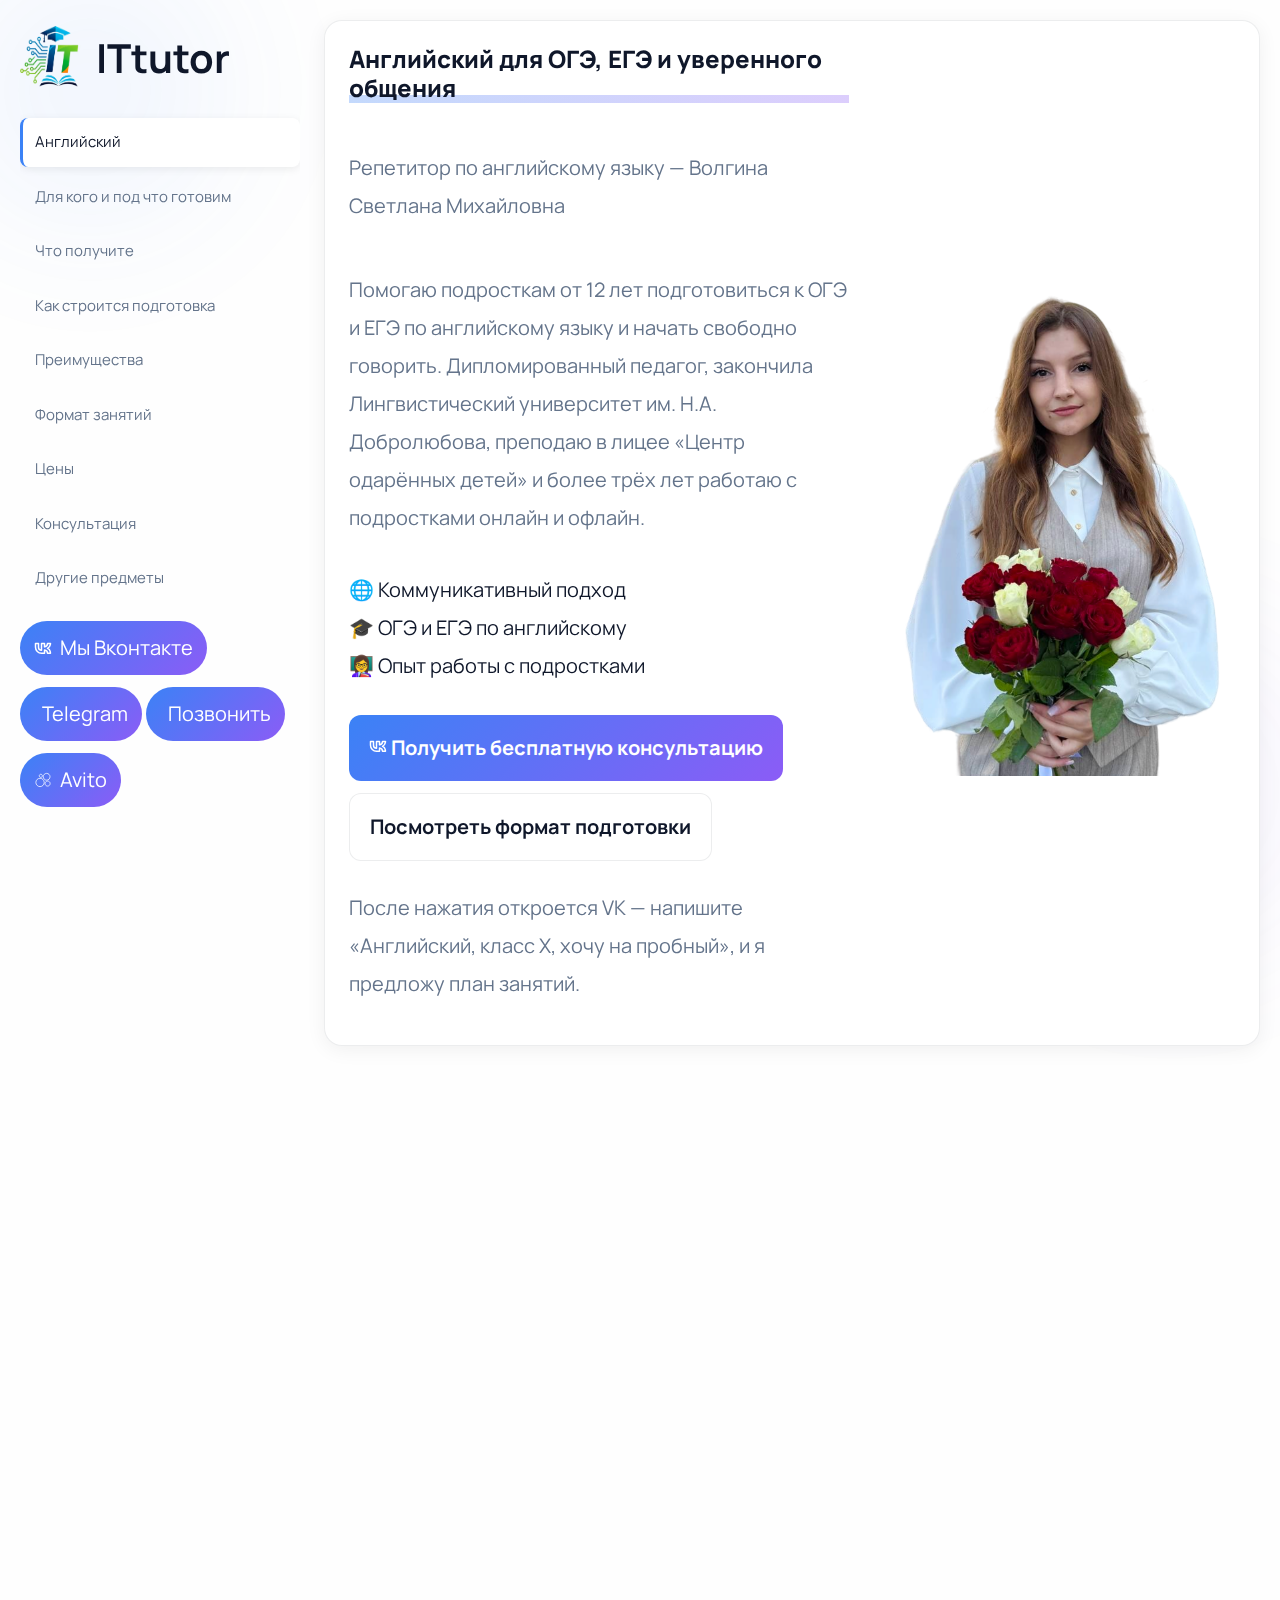
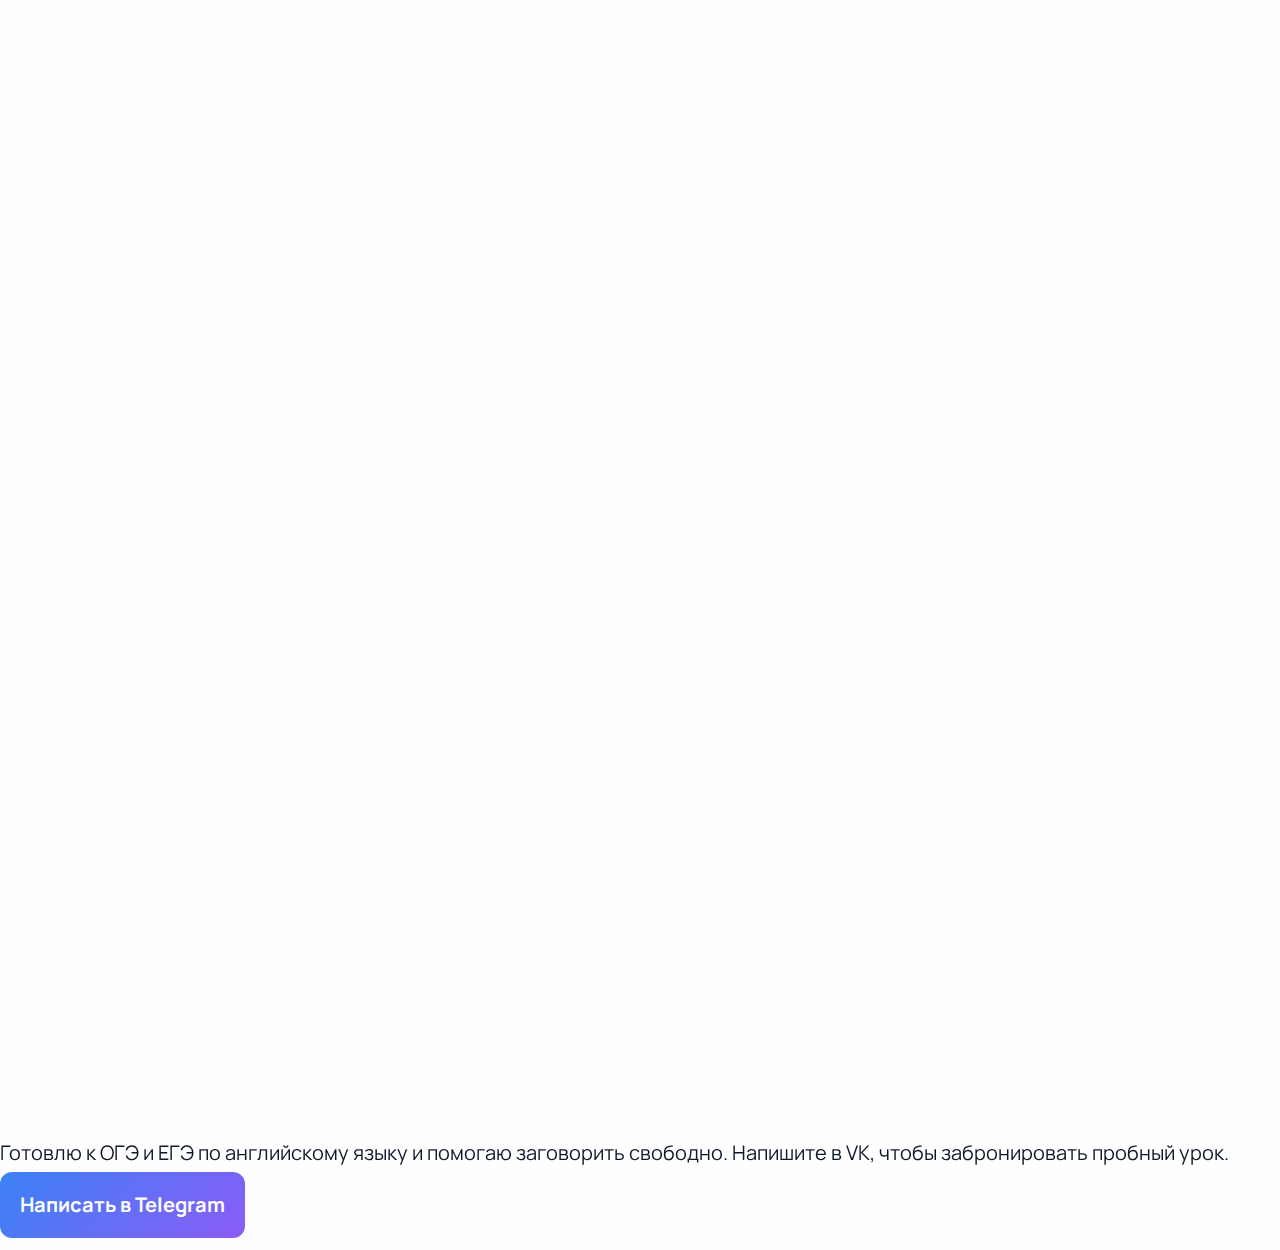
<file: Angl/index.html>
<!DOCTYPE html>
<html lang="ru">
<head>
  <meta charset="UTF-8" />
  <meta name="viewport" content="width=device-width, initial-scale=1, viewport-fit=cover" />
  <meta name="description" content="Разговорный английский и подготовка к ОГЭ и ЕГЭ с репетитором Светланой Волгиной. Уверенное общение и хорошие оценки по английскому." />
  <meta name="keywords" content="онлайн репетитор, подготовка к экзаменам, ЕГЭ, ОГЭ, дистанционное обучение, школьные предметы, индивидуальные занятия, ITtutor" />
  <meta name="author" content="ITtutor" />
  <meta name="robots" content="index,follow" />
  <meta property="og:locale" content="ru_RU" />
  <meta property="og:type" content="website" />
  <meta property="og:site_name" content="ITtutor" />
  <meta property="og:title" content="Репетитор по английскому языку — подготовка к ОГЭ и ЕГЭ" />
  <meta property="og:description" content="Готовлю к ОГЭ и ЕГЭ по английскому языку, развиваю разговорные навыки и уверенность в общении." />
  <meta property="og:url" content="https://ittutor.ru/Angl/" />
  <meta property="og:image" content="https://ittutor.ru/logo.png" />
  <meta name="twitter:card" content="summary_large_image" />
  <meta name="twitter:title" content="Репетитор по английскому языку — ОГЭ/ЕГЭ и разговорная речь" />
  <meta name="twitter:description" content="Онлайн‑уроки по английскому с упором на разговорную практику и экзамены. Коммуникативный подход и современные платформы." />
  <meta name="twitter:image" content="https://ittutor.ru/logo.png" />
  <link rel="canonical" href="https://ittutor.ru/Angl/" />
  <link rel="icon" href="../logo.png" type="image/png" />
  <title>Репетитор по английскому языку — подготовка к ОГЭ и ЕГЭ</title>
  <link href="https://fonts.googleapis.com/css2?family=Manrope:wght@400;600;800&family=Playfair+Display:wght@700&display=swap" rel="stylesheet">
  <link rel="stylesheet" href="../css/base.css">
  <link rel="stylesheet" href="../css/layout.css">
  <link rel="stylesheet" href="../css/buttons.css">

  <!-- Yandex.Metrika counter -->
  <script type="text/javascript">
    (function(m,e,t,r,i,k,a){
        m[i]=m[i]||function(){(m[i].a=m[i].a||[]).push(arguments)};
        m[i].l=1*new Date();
        for (var j = 0; j < document.scripts.length; j++) {if (document.scripts[j].src === r) { return; }}
        k=e.createElement(t),a=e.getElementsByTagName(t)[0],k.async=1,k.src=r,a.parentNode.insertBefore(k,a)
    })(window, document,'script','https://mc.yandex.ru/metrika/tag.js?id=106307796', 'ym');

    ym(106307796, 'init', {ssr:true, webvisor:true, clickmap:true, ecommerce:"dataLayer", accurateTrackBounce:true, trackLinks:true});
  </script>
  <noscript><div><img src="https://mc.yandex.ru/watch/106307796" style="position:absolute; left:-9999px;" alt="" /></div></noscript>
  <!-- /Yandex.Metrika counter -->
</head>
<body>
<div class="layout">
  <aside class="sidebar" role="banner">
    <div class="brand">
      <a href="../">
        <div class="brand-logo" aria-label="ITtutor логотип">
          <img src="../logo.png" alt="ITtutor логотип"/>
        </div>
        <h1>ITtutor</h1>
      </a>
      <button class="menu-toggle" aria-controls="toc" aria-expanded="false">Меню</button>
    </div>
    <nav class="nav" id="toc">
      <a href="#hero" class="active">Английский</a>
      <a href="#directions">Для кого и под что готовим</a>
      <a href="#includes">Что получите</a>
      <a href="#workflow">Как строится подготовка</a>
      <a href="#benefits">Преимущества</a>
      <a href="#format">Формат занятий</a>
      <a href="#price">Цены</a>
      <a href="#join">Консультация</a>
      <a href="#other-teachers">Другие предметы</a>
    </nav>
    <div class="sidebar-contacts" aria-label="Контакты">
    <a class="pill contact" href="https://vk.com/sergey_goriachev" target="_blank">
      <svg class="vk-icon" viewBox="0 0 24 24" xmlns="http://www.w3.org/2000/svg">
        <path d="M12.785 16.241s.336-.041.51-.25c.098-.134.098-.385.098-.385s-.014-1.095.461-1.253c.47-.155 1.075.103 1.687.74.477.488.835.902 1.24.902.31 0 .223-.202.223-.202l-.31-1.095c-.02-.04-.14-.202-.59-.202-.31 0-.59.103-.59.103s-.44-.31-.59-.515c-.14-.19-.31-.515-.31-.515s.014-.31.014-.515c0-.31-.014-.515-.014-.515s.14-.34.31-.515c.15-.206.59-.515.59-.515s.28-.103.59-.103c.45 0 .57-.163.59-.202l.31-1.095s.087-.202-.223-.202c-.405 0-.763.414-1.24.902-.612.637-1.217.895-1.687.74-.47-.158-.461-1.253-.461-1.253s0-.25-.098-.385c-.174-.21-.51-.25-.51-.25h-1.38s-.31.01-.51.25c-.098.134-.098.385-.098.385s.014 1.095-.461 1.253c-.47.155-1.075-.103-1.687-.74-.477-.488-.835-.902-1.24-.902-.31 0-.223.202-.223.202l.31 1.095c.02.04.14.202.59.202.31 0 .59-.103.59-.103s.44.31.59.515c.14.19.31.515.31.515s-.014.31-.014.515c0 .31.014.515.014.515s-.14.34-.31.515c-.15.206-.59.515-.59.515s-.28.103-.59.103c-.45 0-.57.163-.59.202l-.31 1.095s-.087.202.223.202c.405 0 .763-.414 1.24-.902.612-.637 1.217-.895 1.687-.74.47-.158.461 1.253.461 1.253s0 .25 .098.385c.174.21.51.25.51.25h1.38z"/>
      </svg>
      Мы Вконтакте
    </a>  
    <a class="pill contact" href="https://t.me/sergey_v1_0" target="_blank" rel="noopener">
      <svg class="tg-icon" viewBox="0 0 24 24" xmlns="http://www.w3.org/2000/svg" aria-hidden="true" focusable="false">
        <path fill="currentColor" d="M9.993 15.42 9.8 18.19c.37 0 .53-.16.72-.35l1.73-1.65 3.58 2.62c.66.37 1.13.18 1.3-.61l2.35-11.03v0c.2-.93-.34-1.29-.98-1.05L4.52 9.09c-.9.35-.88.86-.16 1.08l3.71 1.16 8.6-5.42c.4-.27.77-.12.47.15"/>
      </svg>
      Telegram
    </a>
    <a class="pill contact" href="#" data-phone-reveal data-p1="8908" data-p2="168" data-p3="5015">
      <svg class="phone-icon" viewBox="0 0 24 24" xmlns="http://www.w3.org/2000/svg" aria-hidden="true" focusable="false">
        <path d="M22 16.92v3a2 2 0 0 1-2.18 2A19.86 19.86 0 0 1 3.11 5.18 2 2 0 0 1 5.1 3h3a2 2 0 0 1 2 1.72c.12.86.32 1.7.59 2.5a2 2 0 0 1-.45 2.11L9.1 10.9a16 16 0 0 0 4 4l1.57-1.14a2 2 0 0 1 2.11-.45c.8.27 1.64.47 2.5.59A2 2 0 0 1 22 16.92Z" fill="none" stroke="currentColor" stroke-width="2" stroke-linecap="round" stroke-linejoin="round"/>
      </svg>
      <span data-phone-label>Позвонить</span>
    </a>
    <a class="pill contact" href="https://www.avito.ru/moskva/predlozheniya_uslug/repetitor_po_informatike_i_matematike_ogeege_7464400646" target="_blank">
      <svg class="avito-icon" viewBox="0 0 192 192" xmlns="http://www.w3.org/2000/svg" xml:space="preserve" fill="none" aria-hidden="true" focusable="false">
        <g style="stroke-width:8.63157;stroke-dasharray:none">
          <path fill="#04e061" d="M61.924 172.07c26.468 0 47.924-21.456 47.924-47.924S88.392 76.222 61.924 76.222 14 97.678 14 124.146s21.456 47.925 47.924 47.925z" style="fill:none;fill-opacity:1;stroke:#000000;stroke-width:8.63157;stroke-dasharray:none;stroke-opacity:1" transform="translate(7.024 7.024) scale(.92683)"/>
          <path fill="#ff4053" d="M149.044 166.007c15.992 0 28.956-12.963 28.956-28.955 0-15.992-12.964-28.955-28.956-28.955-15.99 0-28.954 12.963-28.954 28.955 0 15.992 12.963 28.955 28.954 28.955z" style="fill:none;fill-opacity:1;stroke:#000000;stroke-width:8.63157;stroke-dasharray:none;stroke-opacity:1" transform="translate(7.024 7.024) scale(.92683)"/>
          <path fill="#965eeb" d="M71.086 65.979c9.898 0 17.922-8.024 17.922-17.921 0-9.898-8.024-17.922-17.922-17.922-9.898 0-17.921 8.024-17.921 17.922 0 9.897 8.023 17.921 17.921 17.921z" style="fill:none;fill-opacity:1;stroke:#000000;stroke-width:8.63157;stroke-dasharray:none;stroke-opacity:1" transform="translate(7.024 7.024) scale(.92683)"/>
          <path fill="#0af" d="M137.789 97.856c21.519 0 38.964-17.444 38.964-38.963 0-21.52-17.445-38.964-38.964-38.964-21.52 0-38.964 17.445-38.964 38.964s17.445 38.963 38.964 38.963z" style="fill:none;fill-opacity:1;stroke:#000000;stroke-width:8.63157;stroke-dasharray:none;stroke-opacity:1" transform="translate(7.024 7.024) scale(.92683)"/>
        </g>
      </svg>
      Avito
    </a>
    </div>
  </aside>
  <main>
    <section class="card hero" id="hero">
      <div class="hero-content">
        <div class="section-title"><h2>Английский для ОГЭ, ЕГЭ и уверенного общения</h2></div>
        <p class="hero-subtitle">Репетитор по английскому языку — Волгина Светлана Михайловна</p>
        <p>Помогаю подросткам от 12 лет подготовиться к ОГЭ и ЕГЭ по английскому языку и начать свободно говорить. Дипломированный педагог, закончила Лингвистический университет им. Н.А. Добролюбова, преподаю в лицее «Центр одарённых детей» и более трёх лет работаю с подростками онлайн и офлайн.</p>
        <div class="hero-metrics">
          <div class="hero-metric">🌐 Коммуникативный подход</div>
          <div class="hero-metric">🎓 ОГЭ и ЕГЭ по английскому</div>
          <div class="hero-metric">👩‍🏫 Опыт работы с подростками</div>
        </div>
        <div class="hero-cta">
          <a class="btn primary" href="https://vk.com/sergey_goriachev" target="_blank">
            <svg class="vk-icon" viewBox="0 0 24 24" xmlns="http://www.w3.org/2000/svg">
              <path d="M12.785 16.241s.336-.041.51-.25c.098-.134.098-.385.098-.385s-.014-1.095.461-1.253c.47-.155 1.075.103 1.687.74.477.488.835.902 1.24.902.31 0 .223-.202.223-.202l-.31-1.095c-.02-.04-.14-.202-.59-.202-.31 0-.59.103-.59.103s-.44-.31-.59-.515c-.14-.19-.31-.515-.31-.515s.014-.31.014-.515c0-.31-.014-.515-.014-.515s.14-.34.31-.515c.15-.206.59-.515.59-.515s.28-.103.59-.103c.45 0 .57-.163.59-.202l.31-1.095s.087-.202-.223-.202c-.405 0-.763.414-1.24.902-.612.637-1.217.895-1.687.74-.47-.158-.461-1.253-.461-1.253s0-.25-.098-.385c-.174-.21-.51-.25-.51-.25h-1.38s-.31.01-.51.25c-.098.134-.098.385-.098.385s.014 1.095-.461 1.253c-.47.155-1.075-.103-1.687-.74-.477-.488-.835-.902-1.24-.902-.31 0-.223.202-.223.202l.31 1.095c.02.04.14.202.59.202.31 0 .59-.103.59-.103s.44.31.59.515c.14.19.31.515.31.515s-.014.31-.014.515c0 .31.014.515.014.515s-.14.34-.31.515c-.15.206-.59.515-.59.515s-.28.103-.59.103c-.45 0-.57.163-.59.202l-.31 1.095s-.087.202.223.202c.405 0 .763-.414 1.24-.902.612-.637 1.217-.895 1.687-.74.47-.158.461 1.253.461 1.253s0 .25 .098.385c.174.21.51.25.51.25h1.38z"/>
            </svg>
            Получить бесплатную консультацию
          </a>
          <a class="btn ghost" href="#directions">Посмотреть формат подготовки</a>
        </div>
        <p class="hero-note">После нажатия откроется VK — напишите «Английский, класс X, хочу на пробный», и я предложу план занятий.</p>
      </div>
      <div class="photo-wrap">
        <img class="photo" src="repetitor.png" alt="Светлана"/>
      </div>
    </section>

    <section class="card" id="avito">
      <a href="https://www.avito.ru/moskva/predlozheniya_uslug/repetitor_po_informatike_i_matematike_ogeege_7464400646" target="_blank" class="avito-preview-card">
        <div>
          <div class="avito-preview-card__image">
            <img src="../Avito.jpg" alt="Наше объявление на Avito" />
          </div>
          <div class="avito-preview-card__content">
            <div>
              <div class="avito-preview-card__header">
                <svg viewBox="0 0 24 24">
                  <path d="M12 2C6.48 2 2 6.48 2 12s4.48 10 10 10 10-4.48 10-10S17.52 2 12 2zm-2 15l-5-5 1.41-1.41L10 14.17l7.59-7.59L19 8l-9 9z"/>
                </svg>
                <span>Наше объявление на Avito</span>
              </div>
              <h3>Репетитор по подготовке к ОГЭ/ЕГЭ</h3>
              <p class="avito-preview-card__text">Привет! Мы - учителя топ 100 школы РФ. И мы предлагаем вам подготовку к экзаменам в IT вузы.<br>Пробное занятие бесплатно, поэтому записывайтесь чтобы попробовать и понять, почему выбирают именно нас.<br><br><strong>!!! Не онлайн школа !!!</strong></p>
              <div class="avito-preview-card__meta">
                <span>📍 Москва</span>
                <span>•</span>
                <span>⭐ Высокий рейтинг</span>
              </div>
            </div>
            <div class="avito-preview-card__footer">
              <span>Перейти на Avito →</span>
              <span>Смотреть</span>
            </div>
          </div>
        </div>
      </a>
    </section>

    <section class="card" id="directions">
      <div class="section-title"><h2>🎯 По каким направлениям готовлю</h2></div>
      <ul class="card-list">
        <li>📘 <strong>ОГЭ по английскому языку</strong> — устная и письменная часть, лексика и грамматика</li>
        <li>📗 <strong>ЕГЭ по английскому языку</strong> — чтение, аудирование, говорение и письмо</li>
        <li>📈 <strong>Повышение успеваемости</strong> — подтягиваем оценки и уверенность в предмете</li>
        <li>🎓 <strong>Разговорный английский</strong> — для школьных и внеучебных задач</li>
      </ul>
    </section>

    <section class="card" id="includes">
      <div class="section-title"><h2>⚡ Что вы получите на занятиях</h2></div>
      <ul class="card-list">
        <li>💬 <strong>Разговорная практика с первого урока</strong> — говорите на английском сразу, а не через месяц</li>
        <li>🛠 <strong>Минимум теории, максимум практики</strong> — не заучиваете правила, а применяете их</li>
        <li>🎤 <strong>Постановка произношения</strong> — говорите правильно и уверенно</li>
        <li>👤 <strong>Индивидуальный подход</strong> — план под ваш уровень и цели, не общая программа</li>
      </ul>
    </section>

    <section class="card" id="workflow">
      <div class="section-title"><h2>Как строится подготовка</h2></div>
      <ol class="step-list">
        <li>
          <div class="step-button">
            <div class="step-badge">1</div>
            <div class="step-text">Знакомство и диагностика — определяем уровень, цели и предпочтения ученика</div>
          </div>
        </li>
        <li>
          <div class="step-button">
            <div class="step-badge">2</div>
            <div class="step-text">Подбор подходящей методики — коммуникативный подход и современные платформы</div>
          </div>
        </li>
        <li>
          <div class="step-button">
            <div class="step-badge">3</div>
            <div class="step-text">Живое общение — диалоги, игры и обсуждения для развития разговорных навыков</div>
          </div>
        </li>
        <li>
          <div class="step-button">
            <div class="step-badge">4</div>
            <div class="step-text">Обратная связь — регулярные отчёты о прогрессе и рекомендации</div>
          </div>
        </li>
      </ol>
    </section>

    <section class="card" id="benefits">
      <div class="section-title"><h2>⚡ Почему выбирают меня — конкретные результаты</h2></div>
      <ul class="card-list">
        <li>✔ <strong>Более 3 лет опыта</strong> — готовлю к экзаменам с измеримыми результатами</li>
        <li>✔ <strong>Говорите с первого занятия</strong> — коммуникативный подход, не заучивание</li>
        <li>✔ <strong>Отдельные модули</strong> — произношение, письмо, экзамены — работаем над тем, что нужно</li>
        <li>✔ <strong>Работаю с подростками</strong> — адаптирую уроки под их интересы, не скучно</li>
        <li>✔ <strong>Снимаю языковой барьер</strong> — дружелюбная атмосфера, не боитесь говорить</li>
        <li>✔ <strong>🎁 Бесплатная консультация</strong> — узнайте свой уровень и получите план</li>
      </ul>
    </section>

    <section class="card" id="format">
      <div class="section-title"><h2>🖥 Как проходят занятия</h2></div>
      <ul class="card-list">
        <li>🖥️ Живые онлайн‑уроки в zoom с интерактивной доской Miro (или другая платформа для связи на ваш выбор)</li>
        <li>📝 Персональный план и регулярный понятный фидбек</li>
        <li>📂 Работаем с платформой Progressme. Все материалы и домашние — всегда под рукой</li>
      </ul>
    </section>

    <section class="card" id="price">
      <div class="section-title"><h2>💰 Стоимость занятий по английскому языку</h2></div>
      <ul class="card-list">
        <li>📘 <strong>ОГЭ по английскому языку</strong> — 1800 ₽ за час</li>
        <li>📗 <strong>ЕГЭ по английскому языку</strong> — 2000 ₽ за час</li>
        <li>💬 <strong>Гибкий формат</strong> — подбираем график под ваши цели и нагрузку</li>
      </ul>
    </section>

    <section class="card" id="join">
      <div class="section-title"><h2>🎁 Бесплатная консультация по английскому</h2></div>
      <p><strong>Узнайте свой уровень английского</strong> и получите персональные рекомендации по подготовке к ОГЭ/ЕГЭ и развитию разговорной речи.</p>
      <ol class="step-list">
        <li>
          <div class="step-button">
            <div class="step-badge">1</div>
            <div class="step-text">🚀 <strong>Напишите в VK</strong> — расскажите, в каком вы классе и для чего нужен английский</div>
          </div>
        </li>
        <li>
          <div class="step-button">
            <div class="step-badge">2</div>
            <div class="step-text">🔍 <strong>Бесплатная диагностика</strong> — определим уровень и составим план занятий</div>
          </div>
        </li>
        <li>
          <div class="step-button">
            <div class="step-badge">3</div>
            <div class="step-text">📅 <strong>Начинаем обучение</strong> — подбираем удобное расписание и стартуем уже на этой неделе</div>
          </div>
        </li>
      </ol>
      <a class="btn full-accent" href="https://vk.com/sergey_goriachev" target="_blank" style="margin-top: 20px;">
        <svg class="vk-icon" viewBox="0 0 24 24" xmlns="http://www.w3.org/2000/svg">
          <path d="M12.785 16.241s.336-.041.51-.25c.098-.134.098-.385.098-.385s-.014-1.095.461-1.253c.47-.155 1.075.103 1.687.74.477.488.835.902 1.24.902.31 0 .223-.202.223-.202l-.31-1.095c-.02-.04-.14-.202-.59-.202-.31 0-.59.103-.59.103s-.44-.31-.59-.515c-.14-.19-.31-.515-.31-.515s.014-.31.014-.515c0-.31-.014-.515-.014-.515s.14-.34.31-.515c.15-.206.59-.515.59-.515s.28-.103.59-.103c.45 0 .57-.163.59-.202l.31-1.095s.087-.202-.223-.202c-.405 0-.763.414-1.24.902-.612.637-1.217.895-1.687.74-.47-.158-.461-1.253-.461-1.253s0-.25-.098-.385c-.174-.21-.51-.25-.51-.25h-1.38s-.31.01-.51.25c-.098.134-.098.385-.098.385s.014 1.095-.461 1.253c-.47.155-1.075-.103-1.687-.74-.477-.488-.835-.902-1.24-.902-.31 0-.223.202-.223.202l.31 1.095c.02.04.14.202.59.202.31 0 .59-.103.59-.103s.44.31.59.515c.14.19.31.515.31.515s-.014.31-.014.515c0 .31.014.515.014.515s-.14.34-.31.515c-.15.206-.59.515-.59.515s-.28.103-.59.103c-.45 0-.57.163-.59.202l-.31 1.095s-.087.202.223.202c.405 0 .763-.414 1.24-.902.612-.637 1.217-.895 1.687-.74.47-.158.461 1.253.461 1.253s0 .25 .098.385c.174.21.51.25.51.25h1.38z"/>
        </svg>
        Мы Вконтакте
      </a>
    </section>

    <section class="card" id="other-teachers">
      <div class="section-title"><h2>Другие репетиторы ITtutor</h2></div>
      <div class="teacher-grid teacher-grid--poster">
        <div class="teacher-item">
          <a class="teacher-poster" href="../Inf/">
            <img src="../Inf/repetitor.png" alt="Горячев Сергей Николаевич" data-subject="inf" width="240" height="240"/>
            <span class="teacher-role">Информатика (ОГЭ / ЕГЭ)</span>
            <span class="teacher-subrole">Основатель факультета</span>
          </a>
        </div>
        <div class="teacher-item">
          <a class="teacher-poster" href="../Mat/">
            <img src="../Mat/repetitor.png" alt="Логинова Анжелика Сергеевна" data-subject="mat" width="240" height="240"/>
            <span class="teacher-role">Математика (ОГЭ / ЕГЭ)</span>
          </a>
        </div>
        <div class="teacher-item">
          <a class="teacher-poster" href="../Rus/">
            <img src="../Rus/repetitor.png" alt="Ераполова Валентина Александровна" data-subject="rus" width="240" height="240"/>
            <span class="teacher-role">Русский язык (ОГЭ / ЕГЭ)</span>
          </a>
        </div>
      </div>
    </section>
  </main>
  </div>
  <div class="sticky-cta">
    <div class="sticky-cta__text">
      Готовлю к ОГЭ и ЕГЭ по английскому языку и помогаю заговорить свободно. Напишите в VK, чтобы забронировать пробный урок.
    </div>
    <a class="btn primary sticky-cta__btn" href="https://vk.com/sergey_goriachev" target="_blank">
      Написать в Telegram
    </a>
  </div>
  <script src="../js/animateCardsOnScroll.js" defer></script>
  <script src="../js/activeNavHighlight.js" defer></script>
  <script src="../js/mobileNavToggle.js" defer></script>
  <script src="../js/revealPhone.js" defer></script>
</body>
</html>
</file>
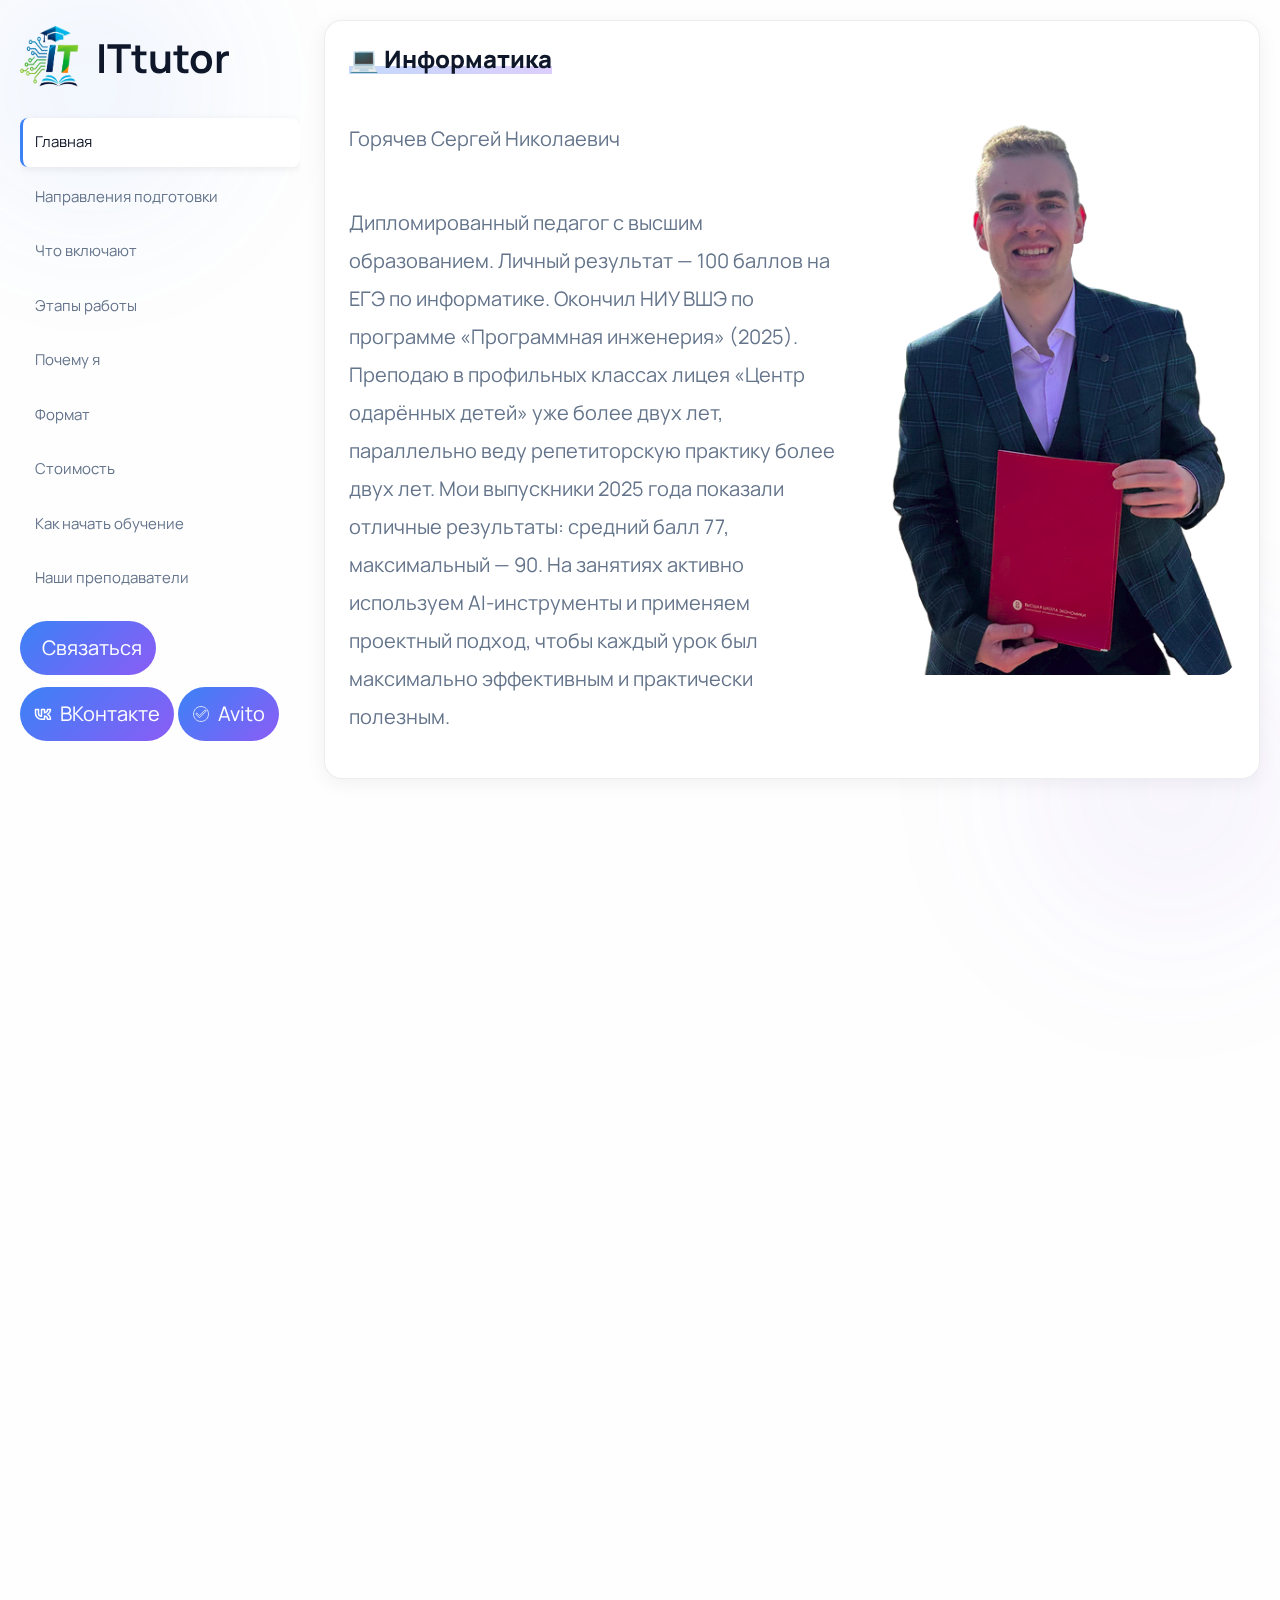
<file: Inf/index.html>
<!DOCTYPE html>
<html lang="ru">
<head>
  <meta charset="UTF-8" />
  <meta name="viewport" content="width=device-width, initial-scale=1, viewport-fit=cover" />
  <meta name="description" content="Индивидуальные занятия по информатике с Сергеем Горячевым: подготовка к ОГЭ, ЕГЭ и олимпиадам, авторские методики и AI-инструменты от ITtutor." />
  <meta name="keywords" content="онлайн репетитор, подготовка к экзаменам, ЕГЭ, ОГЭ, дистанционное обучение, школьные предметы, индивидуальные занятия, ITtutor" />
  <meta name="author" content="ITtutor" />
  <meta name="robots" content="index,follow" />
  <meta property="og:locale" content="ru_RU" />
  <meta property="og:type" content="website" />
  <meta property="og:site_name" content="ITtutor" />
  <meta property="og:title" content="Репетитор по информатике — Сергей Горячев" />
  <meta property="og:description" content="Эксперт по подготовке к экзаменам по информатике: индивидуальные планы, нейросети и прозрачный прогресс." />
  <meta property="og:url" content="https://ittutor.ru/Inf/" />
  <meta property="og:image" content="https://ittutor.ru/logo.png" />
  <meta name="twitter:card" content="summary_large_image" />
  <meta name="twitter:title" content="Репетитор по информатике — Сергей Горячев" />
  <meta name="twitter:description" content="Индивидуальные занятия по информатике от ITtutor с упором на ЕГЭ, ОГЭ и проектный подход." />
  <meta name="twitter:image" content="https://ittutor.ru/logo.png" />
  <link rel="canonical" href="https://ittutor.ru/Inf/" />
  <link rel="icon" href="../logo.png" type="image/png" />
  <title>Репетитор по информатике - Горячев Сергей Николаевич</title>
  <link href="https://fonts.googleapis.com/css2?family=Manrope:wght@400;600;800&family=Playfair+Display:wght@700&display=swap" rel="stylesheet">
  <link rel="stylesheet" href="../css/base.css">
  <link rel="stylesheet" href="../css/layout.css">
  <link rel="stylesheet" href="../css/buttons.css">

  <!-- Yandex.Metrika counter -->
  <script type="text/javascript">
    (function(m,e,t,r,i,k,a){
        m[i]=m[i]||function(){(m[i].a=m[i].a||[]).push(arguments)};
        m[i].l=1*new Date();
        for (var j = 0; j < document.scripts.length; j++) {if (document.scripts[j].src === r) { return; }}
        k=e.createElement(t),a=e.getElementsByTagName(t)[0],k.async=1,k.src=r,a.parentNode.insertBefore(k,a)
    })(window, document,'script','https://mc.yandex.ru/metrika/tag.js?id=106307796', 'ym');

    ym(106307796, 'init', {ssr:true, webvisor:true, clickmap:true, ecommerce:"dataLayer", accurateTrackBounce:true, trackLinks:true});
  </script>
  <noscript><div><img src="https://mc.yandex.ru/watch/106307796" style="position:absolute; left:-9999px;" alt="" /></div></noscript>
  <!-- /Yandex.Metrika counter -->
</head>
<body>
<div class="layout">
  <aside class="sidebar">
    <div class="brand"><a href="../"><div class="brand-logo" aria-label="ITtutor логотип">
      <img src="../logo.png" alt="ITtutor логотип"/>
    </div><h1>ITtutor</h1></a><button class="menu-toggle" aria-controls="toc" aria-expanded="false">Меню</button></div>
    <nav class="nav" id="toc">
      <a href="#hero" class="active">Главная</a>
      <a href="#directions">Направления подготовки</a>
      <a href="#includes">Что включают</a>
      <a href="#workflow">Этапы работы</a>
      <a href="#benefits">Почему я</a>
      <a href="#format">Формат</a>
      <a href="#price">Стоимость</a>
      <a href="#join">Как начать обучение</a>
      <a href="#other-teachers">Наши преподаватели</a>
    </nav>
    <a class="pill contact" href="https://t.me/sergey_v1_0" target="_blank">
      <svg class="telegram-icon" viewBox="0 0 24 24" xmlns="http://www.w3.org/2000/svg">
        <path d="M12 0C5.373 0 0 5.373 0 12s5.373 12 12 12 12-5.373 12-12S18.627 0 12 0zm5.562 8.193l-1.87 8.81c-.14.625-.52.78-1.05.485l-2.9-2.14-1.4 1.345c-.13.13-.24.24-.49.24l.175-2.48 5.36-4.84c.234-.21-.05-.325-.363-.115l-6.615 4.165-2.85-.89c-.62-.195-.635-.62.13-.93l11.12-4.29c.515-.19.965.115.8.725z"/>
      </svg>
      Связаться
    </a>
    <a class="pill contact" href="https://vk.com/sergei_goriachev1" target="_blank">
      <svg class="vk-icon" viewBox="0 0 24 24" xmlns="http://www.w3.org/2000/svg">
        <path d="M12.785 16.241s.336-.041.51-.25c.098-.134.098-.385.098-.385s-.014-1.095.461-1.253c.47-.155 1.075.103 1.687.74.477.488.835.902 1.24.902.31 0 .223-.202.223-.202l-.31-1.095c-.02-.04-.14-.202-.59-.202-.31 0-.59.103-.59.103s-.44-.31-.59-.515c-.14-.19-.31-.515-.31-.515s.014-.31.014-.515c0-.31-.014-.515-.014-.515s.14-.34.31-.515c.15-.206.59-.515.59-.515s.28-.103.59-.103c.45 0 .57-.163.59-.202l.31-1.095s.087-.202-.223-.202c-.405 0-.763.414-1.24.902-.612.637-1.217.895-1.687.74-.47-.158-.461-1.253-.461-1.253s0-.25-.098-.385c-.174-.21-.51-.25-.51-.25h-1.38s-.31.01-.51.25c-.098.134-.098.385-.098.385s.014 1.095-.461 1.253c-.47.155-1.075-.103-1.687-.74-.477-.488-.835-.902-1.24-.902-.31 0-.223.202-.223.202l.31 1.095c.02.04.14.202.59.202.31 0 .59-.103.59-.103s.44.31.59.515c.14.19.31.515.31.515s-.014.31-.014.515c0 .31.014.515.014.515s-.14.34-.31.515c-.15.206-.59.515-.59.515s-.28.103-.59.103c-.45 0-.57.163-.59.202l-.31 1.095s-.087.202.223.202c.405 0 .763-.414 1.24-.902.612-.637 1.217-.895 1.687-.74.47.158.461 1.253.461 1.253s0 .25.098.385c.174.21.51.25.51.25h1.38z"/>
      </svg>
      ВКонтакте
    </a>
    <a class="pill contact" href="https://www.avito.ru/moskva/predlozheniya_uslug/repetitor_po_informatike_i_matematike_7784550462" target="_blank">
      <svg class="avito-icon" viewBox="0 0 24 24" xmlns="http://www.w3.org/2000/svg">
        <path d="M12 2C6.48 2 2 6.48 2 12s4.48 10 10 10 10-4.48 10-10S17.52 2 12 2zm-2 15l-5-5 1.41-1.41L10 14.17l7.59-7.59L19 8l-9 9z"/>
      </svg>
      Avito
    </a>
  </aside>
  <main>
    <section class="card hero" id="hero">
      <div class="hero-content">
        <div class="section-title"><h2>💻 Информатика</h2></div>
        <p class="hero-subtitle">Горячев Сергей Николаевич</p>
        <p>Дипломированный педагог с высшим образованием. Личный результат — 100 баллов на ЕГЭ по информатике. Окончил НИУ ВШЭ по программе «Программная инженерия» (2025). 
          Преподаю в профильных классах лицея «Центр одарённых детей» уже более двух лет, параллельно веду репетиторскую практику более двух лет. Мои выпускники 2025 года показали отличные результаты: средний балл 77, максимальный — 90. На занятиях активно используем AI‑инструменты и применяем проектный подход, чтобы каждый урок был максимально эффективным и практически полезным.</p>
      </div>
      <div class="photo-wrap">
        <img class="photo" src="repetitor.png" alt="Сергей"/>
      </div>
    </section>

    <section class="card" id="avito">
      <a href="https://www.avito.ru/moskva/predlozheniya_uslug/repetitor_po_informatike_i_matematike_7784550462" target="_blank" class="avito-preview-card">
        <div>
          <div class="avito-preview-card__image">
            <img src="../Avito.jpg" alt="Наше объявление на Avito" />
          </div>
          <div class="avito-preview-card__content">
            <div>
              <div class="avito-preview-card__header">
                <svg viewBox="0 0 24 24">
                  <path d="M12 2C6.48 2 2 6.48 2 12s4.48 10 10 10 10-4.48 10-10S17.52 2 12 2zm-2 15l-5-5 1.41-1.41L10 14.17l7.59-7.59L19 8l-9 9z"/>
                </svg>
                <span>Наше объявление на Avito</span>
              </div>
              <h3>Репетитор по подготовке к ОГЭ/ЕГЭ</h3>
              <p class="avito-preview-card__text">Привет! Мы - учителя топ 100 школы РФ. И мы предлагаем вам подготовку к экзаменам в IT вузы.<br>Пробное занятие бесплатно, поэтому записывайтесь чтобы попробовать и понять, почему выбирают именно нас.<br><br><strong>!!! Не онлайн школа !!!</strong></p>
              <div class="avito-preview-card__meta">
                <span>📍 Москва</span>
                <span>•</span>
                <span>⭐ Высокий рейтинг</span>
              </div>
            </div>
            <div class="avito-preview-card__footer">
              <span>Перейти на Avito →</span>
              <span>Смотреть</span>
            </div>
          </div>
        </div>
      </a>
    </section>

    <section class="card" id="directions">
      <div class="section-title"><h2>🎯 Направления подготовки</h2></div>
      <ul class="card-list">
        <li>📘 Подготовка к ЕГЭ/ОГЭ по информатике</li>
        <li>📈 Повышение успеваемости</li>
        <li>📝 Подготовка к ВПР</li>
        <li>🎓 Подготовка к экзаменам</li>
      </ul>
    </section>

    <section class="card" id="includes">
      <div class="section-title"><h2>⚡ Что вы получите на занятиях</h2></div>
      <ul class="card-list">
        <li>📖 <strong>Понятное объяснение</strong> — сложные темы простым языком, без воды</li>
        <li>🛠 <strong>Полный разбор ошибок</strong> — понимаете, где ошиблись и как исправить</li>
        <li>🎯 <strong>Закрытие пробелов</strong> — работаем над слабыми местами, пока не закроем</li>
        <li>💡 <strong>Развитие мышления</strong> — учитесь решать задачи, а не заучивать ответы</li>
      </ul>
      
    </section>

    <section class="card" id="workflow">
      <div class="section-title"><h2>Этапы работы</h2></div>
      <ol class="step-list">
        <li>
          <div class="step-button">
            <div class="step-badge">1</div>
            <div class="step-text">Диагностика — выявляем пробелы и определяем цели (оценка, дата экзамена, желаемый балл)</div>
          </div>
        </li>
        <li>
          <div class="step-button">
            <div class="step-badge">2</div>
            <div class="step-text">Индивидуальный план — подбираю темп, методику и формат заданий под ученика</div>
          </div>
        </li>
        <li>
          <div class="step-button">
            <div class="step-badge">3</div>
            <div class="step-text">Практика и разборы — закрепляем материал задачами, подробно разбираем ошибки</div>
          </div>
        </li>
        <li>
          <div class="step-button">
            <div class="step-badge">4</div>
            <div class="step-text">Контроль прогресса — промежуточные проверки, мини‑контрольные, отчёты родителям</div>
          </div>
        </li>
      </ol>
    </section>

    <section class="card" id="benefits">
      <div class="section-title"><h2>⚡ Почему выбирают меня — конкретные результаты</h2></div>
      <ul class="card-list">
        <li>✔ <strong>100 баллов на ЕГЭ</strong> — сам сдал на максимум, знаю все подводные камни</li>
        <li>✔ <strong>Средний балл выпускников — 77</strong> — не обещаю, а показываю реальные цифры</li>
        <li>✔ <strong>Ускоряем подготовку в 2-3 раза</strong> — используем AI и авторские методики</li>
        <li>✔ <strong>Видите прогресс после каждого занятия</strong> — не общие слова, а конкретные результаты</li>
        <li>✔ <strong>Остаюсь на связи 24/7</strong> — можете задать вопрос между уроками</li>
      </ul>
    </section>

    <section class="card" id="format">
      <div class="section-title"><h2>🖥 Формат занятий</h2></div>
      <ul class="card-list">
        <li>🖥️ Живые онлайн‑уроки в zoom с интерактивной доской Miro (или другая платформа для связи на ваш выбор)</li>
        <li>📝 Персональный план и регулярный понятный фидбек</li>
        <li>📂 Используем параллельно курс на Stepic. Все материалы и домашние — всегда под рукой</li>
        <li>🤖 Учимся работать с нейросетями для более быстрой и качественной подготовки</li>
      </ul>
    </section>

    <section class="card" id="price">
      <div class="section-title"><h2>💰 Стоимость</h2></div>
      <ul class="card-list">
        <li>ОГЭ — 1800 ₽ за час</li>
        <li>ЕГЭ — 2000 ₽ за час</li>
      </ul>
    </section>

    <section class="card" id="join">
      <div class="section-title"><h2>🎁 Начните уже сегодня — первая консультация бесплатно</h2></div>
      <p>Узнайте свой текущий уровень, получите персональный план подготовки и узнайте, какой результат вы получите через 3 месяца. Средний балл моих выпускников — 77, максимальный — 90.</p>
      <ol class="step-list">
        <li>
          <div class="step-button">
            <div class="step-badge">1</div>
            <div class="step-text">🚀 <strong>Напишите в Telegram</strong> — получите ответ в течение часа</div>
          </div>
        </li>
        <li>
          <div class="step-button">
            <div class="step-badge">2</div>
            <div class="step-text">🔍 <strong>Бесплатная диагностика</strong> — определим ваш уровень и составим план</div>
          </div>
        </li>
        <li>
          <div class="step-button">
            <div class="step-badge">3</div>
            <div class="step-text">📅 <strong>Начинаем обучение</strong> — первое занятие уже на этой неделе</div>
          </div>
        </li>
      </ol>
      <a class="btn full-accent" href="https://t.me/sergey_v1_0" target="_blank" style="margin-top: 20px;">
        <svg class="telegram-icon" viewBox="0 0 24 24" xmlns="http://www.w3.org/2000/svg">
          <path d="M12 0C5.373 0 0 5.373 0 12s5.373 12 12 12 12-5.373 12-12S18.627 0 12 0zm5.562 8.193l-1.87 8.81c-.14.625-.52.78-1.05.485l-2.9-2.14-1.4 1.345c-.13.13-.24.24-.49.24l.175-2.48 5.36-4.84c.234-.21-.05-.325-.363-.115l-6.615 4.165-2.85-.89c-.62-.195-.635-.62.13-.93l11.12-4.29c.515-.19.965.115.8.725z"/>
        </svg>
        Получить бесплатную консультацию
      </a>
    </section>

    <section class="card" id="other-teachers">
      <div class="section-title"><h2>Наши репетиторы</h2></div>
      <div class="teacher-grid">
        <a class="btn ghost" href="../Mat/">
          <img src="../Mat/repetitor.png" alt="Логинова Анжелика Сергеевна" data-subject="mat"/>
          <span class="teacher-name">Логинова Анжелика Сергеевна</span>
          <span class="teacher-role">Математика</span>
        </a>
        <a class="btn ghost" href="../Rus/">
          <img src="../Rus/repetitor.png" alt="Ераполова Валентина Александровна" data-subject="rus"/>
          <span class="teacher-name">Ераполова Валентина Александровна</span>
          <span class="teacher-role">Русский язык</span>
        </a>
        <a class="btn ghost" href="../Angl/">
          <img src="../Angl/repetitor.png" alt="Волгина Светлана Михайловна"/>
          <span class="teacher-name">Волгина Светлана Михайловна</span>
          <span class="teacher-role">Английский язык</span>
        </a>
      </div>
    </section>
  </main>
</div>
<script src="../js/animateCardsOnScroll.js" defer></script>
<script src="../js/activeNavHighlight.js" defer></script>
<script src="../js/mobileNavToggle.js" defer></script>
</body>
</html>
</file>
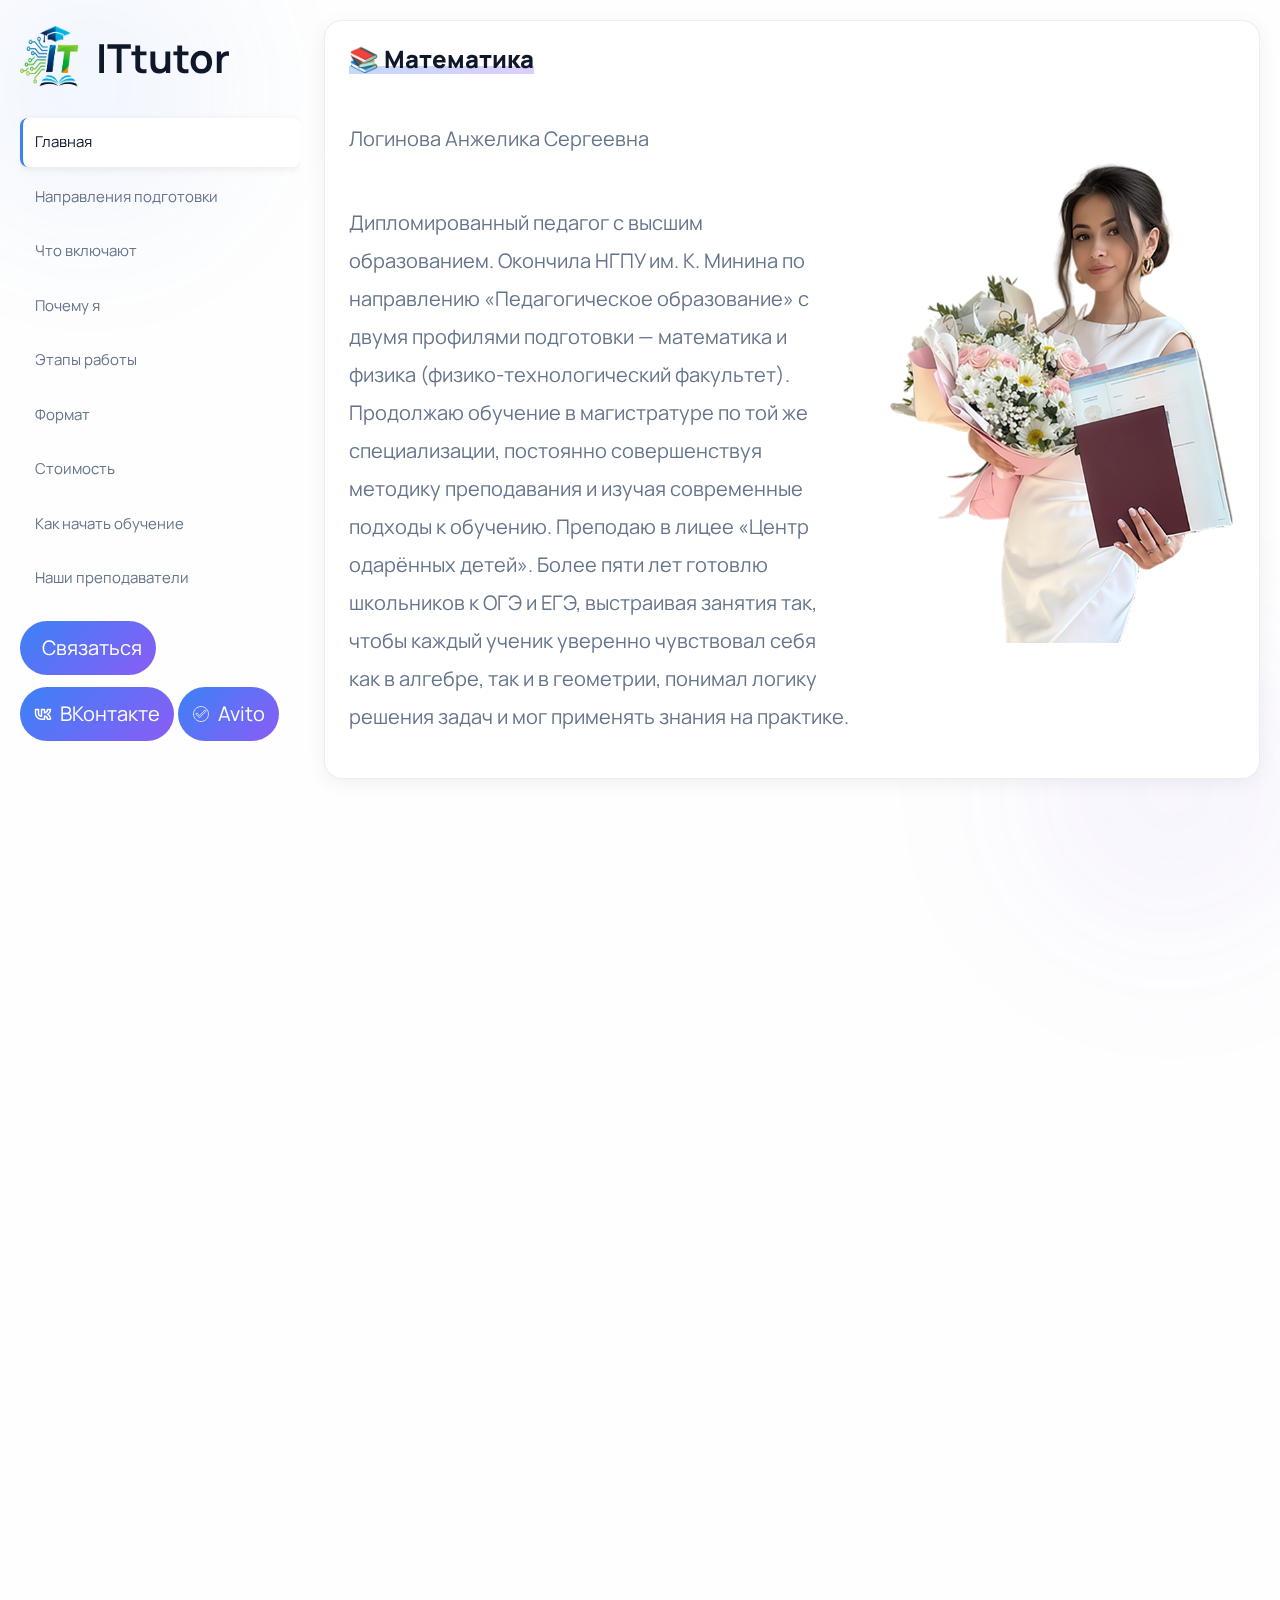
<file: Mat/index.html>
<!DOCTYPE html>
<html lang="ru">
<head>
  <meta charset="UTF-8" />
  <meta name="viewport" content="width=device-width, initial-scale=1, viewport-fit=cover" />
  <meta name="description" content="Подготовка к ОГЭ и ЕГЭ по математике с Анжеликой Логиновой: алгебра, геометрия и авторские методики от команды ITtutor." />
  <meta name="keywords" content="онлайн репетитор, подготовка к экзаменам, ЕГЭ, ОГЭ, дистанционное обучение, школьные предметы, индивидуальные занятия, ITtutor" />
  <meta name="author" content="ITtutor" />
  <meta name="robots" content="index,follow" />
  <meta property="og:locale" content="ru_RU" />
  <meta property="og:type" content="website" />
  <meta property="og:site_name" content="ITtutor" />
  <meta property="og:title" content="Репетитор по математике — Анжелика Логинова" />
  <meta property="og:description" content="Индивидуальные планы подготовки по математике, подробный разбор ошибок и поддержка от опытного репетитора ITtutor." />
  <meta property="og:url" content="https://ittutor.ru/Mat/" />
  <meta property="og:image" content="https://ittutor.ru/logo.png" />
  <meta name="twitter:card" content="summary_large_image" />
  <meta name="twitter:title" content="Репетитор по математике — Анжелика Логинова" />
  <meta name="twitter:description" content="Подготовка к экзаменам и повышение успеваемости по математике вместе с ITtutor." />
  <meta name="twitter:image" content="https://ittutor.ru/logo.png" />
  <link rel="canonical" href="https://ittutor.ru/Mat/" />
  <link rel="icon" href="../logo.png" type="image/png" />
  <title>Репетитор по математике - Логинова Анжелика Сергеевна</title>
  <link href="https://fonts.googleapis.com/css2?family=Manrope:wght@400;600;800&family=Playfair+Display:wght@700&display=swap" rel="stylesheet">
  <link rel="stylesheet" href="../css/base.css">
  <link rel="stylesheet" href="../css/layout.css">
  <link rel="stylesheet" href="../css/buttons.css">

  <!-- Yandex.Metrika counter -->
  <script type="text/javascript">
    (function(m,e,t,r,i,k,a){
        m[i]=m[i]||function(){(m[i].a=m[i].a||[]).push(arguments)};
        m[i].l=1*new Date();
        for (var j = 0; j < document.scripts.length; j++) {if (document.scripts[j].src === r) { return; }}
        k=e.createElement(t),a=e.getElementsByTagName(t)[0],k.async=1,k.src=r,a.parentNode.insertBefore(k,a)
    })(window, document,'script','https://mc.yandex.ru/metrika/tag.js?id=106307796', 'ym');

    ym(106307796, 'init', {ssr:true, webvisor:true, clickmap:true, ecommerce:"dataLayer", accurateTrackBounce:true, trackLinks:true});
  </script>
  <noscript><div><img src="https://mc.yandex.ru/watch/106307796" style="position:absolute; left:-9999px;" alt="" /></div></noscript>
  <!-- /Yandex.Metrika counter -->
</head>
<body>
<div class="layout">
  <aside class="sidebar">
    <div class="brand"><a href="../"><div class="brand-logo" aria-label="ITtutor логотип">
      <img src="../logo.png" alt="ITtutor логотип"/>
    </div><h1>ITtutor</h1></a><button class="menu-toggle" aria-controls="toc" aria-expanded="false">Меню</button></div>
    <nav class="nav" id="toc">
      <a href="#hero" class="active">Главная</a>
      <a href="#directions">Направления подготовки</a>
      <a href="#benefits">Что включают</a>
      <a href="#why">Почему я</a>
      <a href="#workflow">Этапы работы</a>
      <a href="#format">Формат</a>
      <a href="#price">Стоимость</a>
      <a href="#join">Как начать обучение</a>
      <a href="#other-teachers">Наши преподаватели</a>
    </nav>
    <a class="pill contact" href="https://t.me/sergey_v1_0" target="_blank">
      <svg class="telegram-icon" viewBox="0 0 24 24" xmlns="http://www.w3.org/2000/svg">
        <path d="M12 0C5.373 0 0 5.373 0 12s5.373 12 12 12 12-5.373 12-12S18.627 0 12 0zm5.562 8.193l-1.87 8.81c-.14.625-.52.78-1.05.485l-2.9-2.14-1.4 1.345c-.13.13-.24.24-.49.24l.175-2.48 5.36-4.84c.234-.21-.05-.325-.363-.115l-6.615 4.165-2.85-.89c-.62-.195-.635-.62.13-.93l11.12-4.29c.515-.19.965.115.8.725z"/>
      </svg>
      Связаться
    </a>
    <a class="pill contact" href="https://vk.com/sergei_goriachev1" target="_blank">
      <svg class="vk-icon" viewBox="0 0 24 24" xmlns="http://www.w3.org/2000/svg">
        <path d="M12.785 16.241s.336-.041.51-.25c.098-.134.098-.385.098-.385s-.014-1.095.461-1.253c.47-.155 1.075.103 1.687.74.477.488.835.902 1.24.902.31 0 .223-.202.223-.202l-.31-1.095c-.02-.04-.14-.202-.59-.202-.31 0-.59.103-.59.103s-.44-.31-.59-.515c-.14-.19-.31-.515-.31-.515s.014-.31.014-.515c0-.31-.014-.515-.014-.515s.14-.34.31-.515c.15-.206.59-.515.59-.515s.28-.103.59-.103c.45 0 .57-.163.59-.202l.31-1.095s.087-.202-.223-.202c-.405 0-.763.414-1.24.902-.612.637-1.217.895-1.687.74-.47-.158-.461-1.253-.461-1.253s0-.25-.098-.385c-.174-.21-.51-.25-.51-.25h-1.38s-.31.01-.51.25c-.098.134-.098.385-.098.385s.014 1.095-.461 1.253c-.47.155-1.075-.103-1.687-.74-.477-.488-.835-.902-1.24-.902-.31 0-.223.202-.223.202l.31 1.095c.02.04.14.202.59.202.31 0 .59-.103.59-.103s.44.31.59.515c.14.19.31.515.31.515s-.014.31-.014.515c0 .31.014.515.014.515s-.14.34-.31.515c-.15.206-.59.515-.59.515s-.28.103-.59.103c-.45 0-.57.163-.59.202l-.31 1.095s-.087.202.223.202c.405 0 .763-.414 1.24-.902.612-.637 1.217-.895 1.687-.74.47.158.461 1.253.461 1.253s0 .25.098.385c.174.21.51.25.51.25h1.38z"/>
      </svg>
      ВКонтакте
    </a>
    <a class="pill contact" href="https://www.avito.ru/moskva/predlozheniya_uslug/repetitor_po_informatike_i_matematike_7784550462" target="_blank">
      <svg class="avito-icon" viewBox="0 0 24 24" xmlns="http://www.w3.org/2000/svg">
        <path d="M12 2C6.48 2 2 6.48 2 12s4.48 10 10 10 10-4.48 10-10S17.52 2 12 2zm-2 15l-5-5 1.41-1.41L10 14.17l7.59-7.59L19 8l-9 9z"/>
      </svg>
      Avito
    </a>
  </aside>
  <main>
    <section class="card hero" id="hero">
      <div class="hero-content">
        <div class="section-title"><h2>📚 Математика</h2></div>
        <p class="hero-subtitle">Логинова Анжелика Сергеевна</p>
        <p>Дипломированный педагог с высшим образованием. Окончила НГПУ им. К. Минина по направлению «Педагогическое образование» с двумя профилями подготовки — математика и 
          физика (физико‑технологический факультет). Продолжаю обучение в магистратуре по той же специализации, постоянно совершенствуя методику преподавания и 
          изучая современные подходы к обучению. Преподаю в лицее «Центр одарённых детей». Более пяти лет готовлю школьников к ОГЭ и ЕГЭ, выстраивая занятия так, чтобы каждый ученик уверенно чувствовал 
          себя как в алгебре, так и в геометрии, понимал логику решения задач и мог применять знания на практике.</p>
      </div>
      <div class="photo-wrap">
        <img class="photo" src="repetitor.png" alt="Ирина"/>
      </div>
    </section>

    <section class="card" id="avito">
      <a href="https://www.avito.ru/moskva/predlozheniya_uslug/repetitor_po_informatike_i_matematike_7784550462" target="_blank" class="avito-preview-card">
        <div>
          <div class="avito-preview-card__image">
            <img src="../Avito.jpg" alt="Наше объявление на Avito" />
          </div>
          <div class="avito-preview-card__content">
            <div>
              <div class="avito-preview-card__header">
                <svg viewBox="0 0 24 24">
                  <path d="M12 2C6.48 2 2 6.48 2 12s4.48 10 10 10 10-4.48 10-10S17.52 2 12 2zm-2 15l-5-5 1.41-1.41L10 14.17l7.59-7.59L19 8l-9 9z"/>
                </svg>
                <span>Наше объявление на Avito</span>
              </div>
              <h3>Репетитор по подготовке к ОГЭ/ЕГЭ</h3>
              <p class="avito-preview-card__text">Привет! Мы - учителя топ 100 школы РФ. И мы предлагаем вам подготовку к экзаменам в IT вузы.<br>Пробное занятие бесплатно, поэтому записывайтесь чтобы попробовать и понять, почему выбирают именно нас.<br><br><strong>!!! Не онлайн школа !!!</strong></p>
              <div class="avito-preview-card__meta">
                <span>📍 Москва</span>
                <span>•</span>
                <span>⭐ Высокий рейтинг</span>
              </div>
            </div>
            <div class="avito-preview-card__footer">
              <span>Перейти на Avito →</span>
              <span>Смотреть</span>
            </div>
          </div>
        </div>
      </a>
    </section>

    <section class="card" id="directions">
      <div class="section-title"><h2>🎯 Направления подготовки</h2></div>
      <ul class="card-list">
        <li>📘 Подготовка к ЕГЭ/ОГЭ по математике</li>
        <li>📈 Повышение успеваемости</li>
        <li>📝 Подготовка к ВПР</li>
        <li>🎓 Подготовка к экзаменам</li>
      </ul>
    </section>

    <section class="card" id="benefits">
      <div class="section-title"><h2>⚡ Что вы получите на занятиях</h2></div>
      <ul class="card-list">
        <li>📖 <strong>Понятное объяснение</strong> — сложные темы простым языком, без воды</li>
        <li>🛠 <strong>Полный разбор ошибок</strong> — понимаете, где ошиблись и как исправить</li>
        <li>🎯 <strong>Закрытие пробелов</strong> — работаем над слабыми местами, пока не закроем</li>
        <li>💡 <strong>Развитие мышления</strong> — учитесь решать задачи, а не заучивать ответы</li>
      </ul>
    </section>

    <section class="card" id="why">
      <div class="section-title"><h2>Почему выбирают меня — конкретные результаты</h2></div>
      <ul class="card-list">
        <li>✔ <strong>Более 5 лет опыта</strong> — готовлю к ОГЭ и ЕГЭ с измеримыми результатами</li>
        <li>✔ <strong>Профильная подготовка</strong> — математика и физика, знаю связи между предметами</li>
        <li>✔ <strong>Готовые материалы</strong> — конспекты и чек-листы для самостоятельной работы</li>
        <li>✔ <strong>Поддержка мотивации</strong> — помогаю поверить в себя и достичь цели</li>
      </ul>
    </section>

    <section class="card" id="workflow">
      <div class="section-title"><h2>Этапы работы</h2></div>
      <ol class="step-list">
        <li>
          <div class="step-button">
            <div class="step-badge">1</div>
            <div class="step-text">Диагностика — выявляем пробелы и определяем цели (оценка, дата экзамена, желаемый балл)</div>
          </div>
        </li>
        <li>
          <div class="step-button">
            <div class="step-badge">2</div>
            <div class="step-text">Индивидуальный план — подбираю темп, методику и формат заданий под ученика</div>
          </div>
        </li>
        <li>
          <div class="step-button">
            <div class="step-badge">3</div>
            <div class="step-text">Практика и разборы — закрепляем материал задачами, подробно разбираем ошибки</div>
          </div>
        </li>
        <li>
          <div class="step-button">
            <div class="step-badge">4</div>
            <div class="step-text">Контроль прогресса — промежуточные проверки, мини‑контрольные, отчёты родителям</div>
          </div>
        </li>
      </ol>
    </section>

    <section class="card" id="format">
      <div class="section-title"><h2>🖥 Формат занятий</h2></div>
      <ul class="card-list">
        <li>🖥️ Живые онлайн‑уроки в zoom с интерактивной доской Miro (или другая платформа для связи на ваш выбор)</li>
        <li>📝 Персональный план и регулярный понятный фидбек</li>
        <li>📂 Все материалы и домашние — всегда под рукой</li>
      </ul>
    </section>

    <section class="card" id="price">
      <div class="section-title"><h2>💰 Стоимость</h2></div>
      <ul class="card-list">
        <li>ОГЭ — 1800 ₽ за час</li>
        <li>ЕГЭ — 2000 ₽ за час</li>
      </ul>
    </section>

    <section class="card" id="join">
      <div class="section-title"><h2>🎁 Начните уже сегодня — первая консультация бесплатно</h2></div>
      <p>Узнайте свой текущий уровень, получите персональный план подготовки и узнайте, какой результат вы получите через 3 месяца.</p>
      <ol class="step-list">
        <li>
          <div class="step-button">
            <div class="step-badge">1</div>
            <div class="step-text">🚀 <strong>Напишите в Telegram</strong> — получите ответ в течение часа</div>
          </div>
        </li>
        <li>
          <div class="step-button">
            <div class="step-badge">2</div>
            <div class="step-text">🔍 <strong>Бесплатная диагностика</strong> — определим ваш уровень и составим план</div>
          </div>
        </li>
        <li>
          <div class="step-button">
            <div class="step-badge">3</div>
            <div class="step-text">📅 <strong>Начинаем обучение</strong> — первое занятие уже на этой неделе</div>
          </div>
        </li>
      </ol>
      <a class="btn full-accent" href="https://t.me/sergey_v1_0" target="_blank" style="margin-top: 20px;">
        <svg class="telegram-icon" viewBox="0 0 24 24" xmlns="http://www.w3.org/2000/svg">
          <path d="M12 0C5.373 0 0 5.373 0 12s5.373 12 12 12 12-5.373 12-12S18.627 0 12 0zm5.562 8.193l-1.87 8.81c-.14.625-.52.78-1.05.485l-2.9-2.14-1.4 1.345c-.13.13-.24.24-.49.24l.175-2.48 5.36-4.84c.234-.21-.05-.325-.363-.115l-6.615 4.165-2.85-.89c-.62-.195-.635-.62.13-.93l11.12-4.29c.515-.19.965.115.8.725z"/>
        </svg>
        Получить бесплатную консультацию
      </a>
    </section>

    <section class="card" id="other-teachers">
      <div class="section-title"><h2>Наши репетиторы</h2></div>
      <div class="teacher-grid">
        <a class="btn ghost" href="../Inf/">
          <img src="../Inf/repetitor.png" alt="Горячев Сергей Николаевич" data-subject="inf"/>
          <span class="teacher-name">Горячев Сергей Николаевич</span>
          <span class="teacher-role">Информатика</span>
          <span class="teacher-subrole">Основатель факультета</span>
        </a>
        <a class="btn ghost" href="../Rus/">
          <img src="../Rus/repetitor.png" alt="Ераполова Валентина Александровна" data-subject="rus"/>
          <span class="teacher-name">Ераполова Валентина Александровна</span>
          <span class="teacher-role">Русский язык</span>
        </a>
        <a class="btn ghost" href="../Angl/">
          <img src="../Angl/repetitor.png" alt="Волгина Светлана Михайловна"/>
          <span class="teacher-name">Волгина Светлана Михайловна</span>
          <span class="teacher-role">Английский язык</span>
        </a>
      </div>
    </section>
  </main>
</div>
<script src="../js/animateCardsOnScroll.js" defer></script>
<script src="../js/activeNavHighlight.js" defer></script>
<script src="../js/mobileNavToggle.js" defer></script>
</body>
</html>
</file>
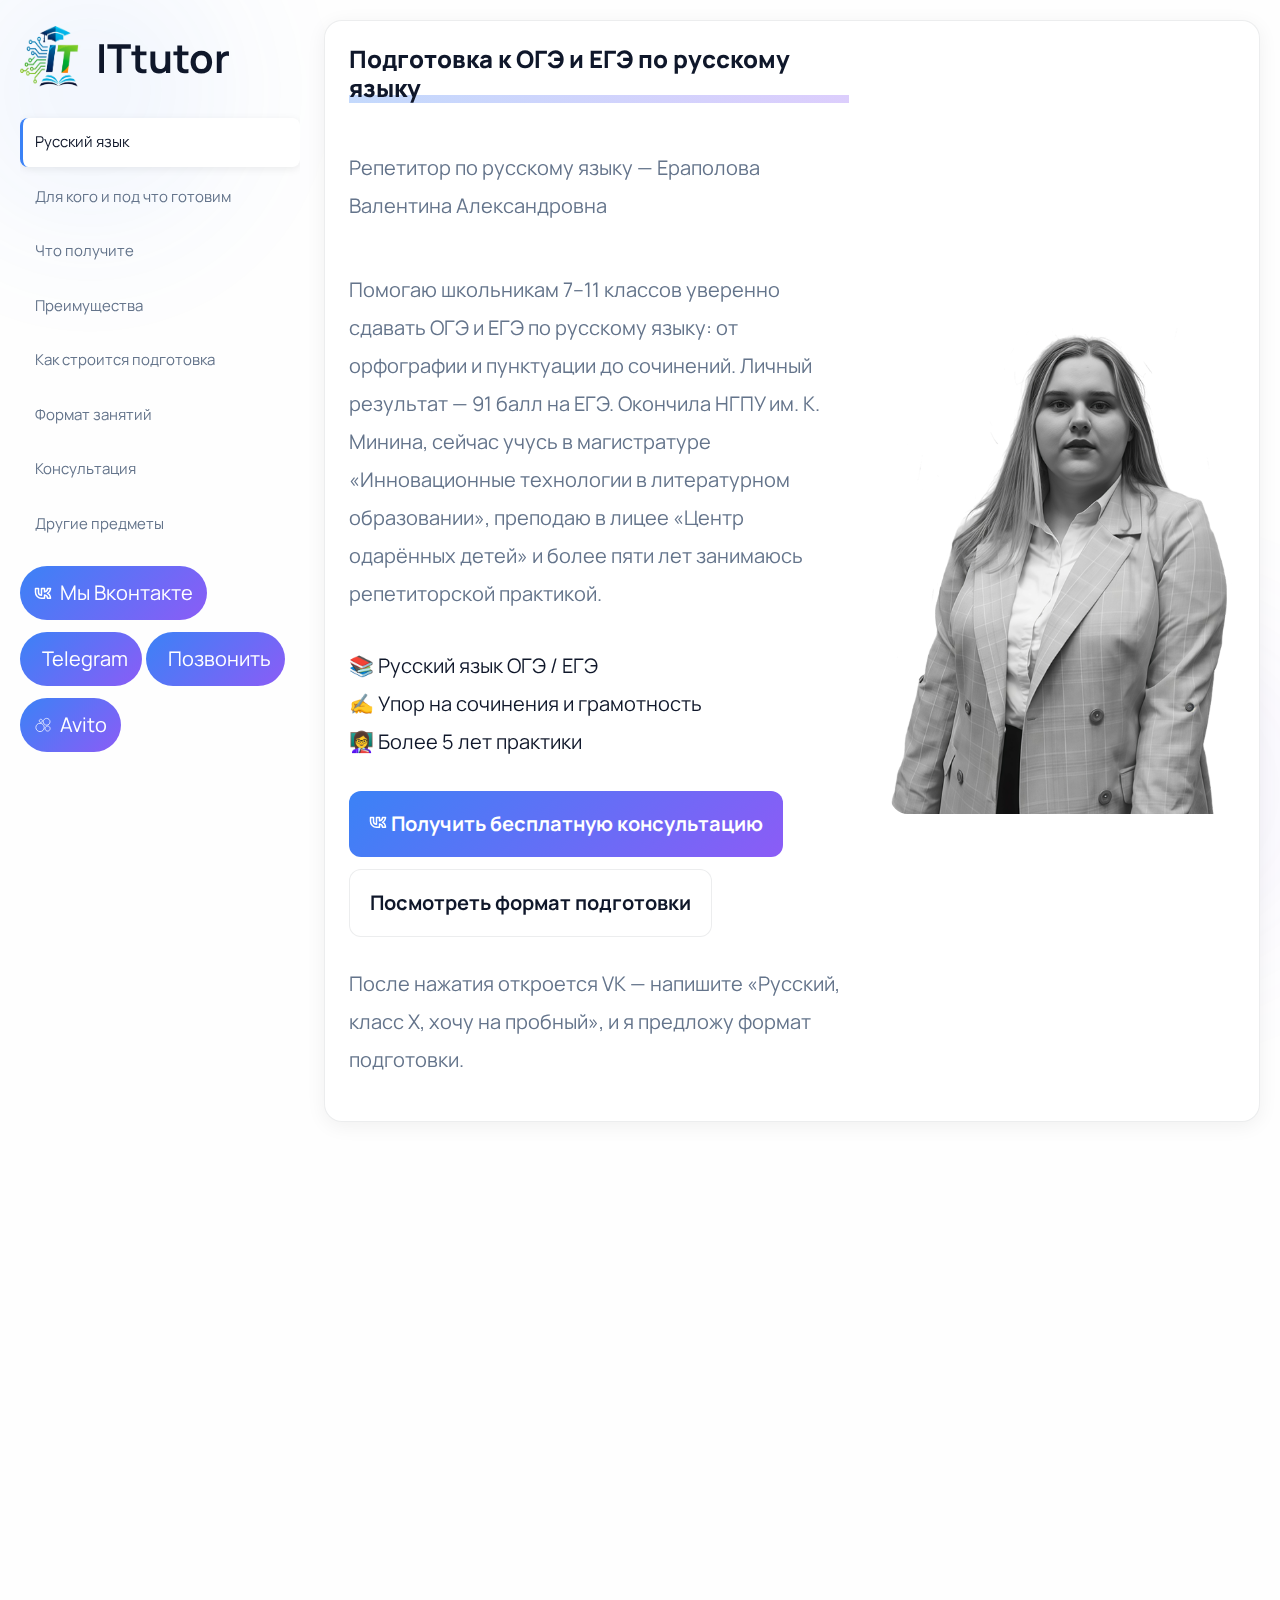
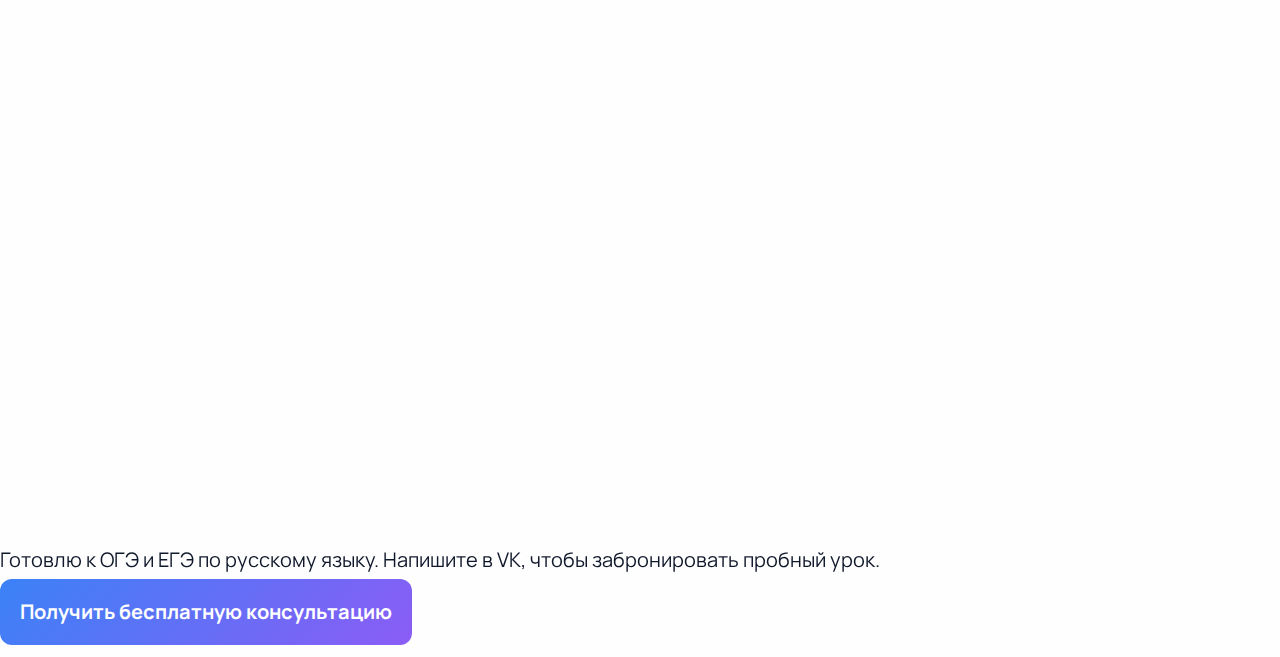
<file: Rus/index.html>
<!DOCTYPE html>
<html lang="ru">
<head>
  <meta charset="UTF-8" />
  <meta name="viewport" content="width=device-width, initial-scale=1, viewport-fit=cover" />
  <meta name="description" content="Подготовка к ОГЭ и ЕГЭ по русскому языку с Валентиной Ераполовой. Сочинения, грамотность и уверенная сдача экзаменов." />
  <meta name="keywords" content="онлайн репетитор, подготовка к экзаменам, ЕГЭ, ОГЭ, дистанционное обучение, школьные предметы, индивидуальные занятия, ITtutor" />
  <meta name="author" content="ITtutor" />
  <meta name="robots" content="index,follow" />
  <meta property="og:locale" content="ru_RU" />
  <meta property="og:type" content="website" />
  <meta property="og:site_name" content="ITtutor" />
  <meta property="og:title" content="Репетитор по русскому языку — подготовка к ОГЭ и ЕГЭ" />
  <meta property="og:description" content="Готовлю к ОГЭ и ЕГЭ по русскому языку: от орфографии до итогового сочинения и разборов пробников." />
  <meta property="og:url" content="https://ittutor.ru/Rus/" />
  <meta property="og:image" content="https://ittutor.ru/logo.png" />
  <meta name="twitter:card" content="summary_large_image" />
  <meta name="twitter:title" content="Репетитор по русскому языку — ОГЭ/ЕГЭ" />
  <meta name="twitter:description" content="Онлайн‑занятия по русскому языку с Валентиной Ераполовой. Помогаю уверенно писать сочинения и сдавать экзамены." />
  <meta name="twitter:image" content="https://ittutor.ru/logo.png" />
  <link rel="canonical" href="https://ittutor.ru/Rus/" />
  <link rel="icon" href="../logo.png" type="image/png" />
  <title>Репетитор по русскому языку — подготовка к ОГЭ и ЕГЭ</title>
  <link href="https://fonts.googleapis.com/css2?family=Manrope:wght@400;600;800&family=Playfair+Display:wght@700&display=swap" rel="stylesheet">
  <link rel="stylesheet" href="../css/base.css">
  <link rel="stylesheet" href="../css/layout.css">
  <link rel="stylesheet" href="../css/buttons.css">

  <!-- Yandex.Metrika counter -->
  <script type="text/javascript">
    (function(m,e,t,r,i,k,a){
        m[i]=m[i]||function(){(m[i].a=m[i].a||[]).push(arguments)};
        m[i].l=1*new Date();
        for (var j = 0; j < document.scripts.length; j++) {if (document.scripts[j].src === r) { return; }}
        k=e.createElement(t),a=e.getElementsByTagName(t)[0],k.async=1,k.src=r,a.parentNode.insertBefore(k,a)
    })(window, document,'script','https://mc.yandex.ru/metrika/tag.js?id=106307796', 'ym');

    ym(106307796, 'init', {ssr:true, webvisor:true, clickmap:true, ecommerce:"dataLayer", accurateTrackBounce:true, trackLinks:true});
  </script>
  <noscript><div><img src="https://mc.yandex.ru/watch/106307796" style="position:absolute; left:-9999px;" alt="" /></div></noscript>
  <!-- /Yandex.Metrika counter -->
</head>
<body>
<div class="layout">
  <aside class="sidebar" role="banner">
    <div class="brand">
      <a href="../">
        <div class="brand-logo" aria-label="ITtutor логотип">
          <img src="../logo.png" alt="ITtutor логотип"/>
        </div>
        <h1>ITtutor</h1>
      </a>
      <button class="menu-toggle" aria-controls="toc" aria-expanded="false">Меню</button>
    </div>
    <nav class="nav" id="toc">
      <a href="#hero" class="active">Русский язык</a>
      <a href="#directions">Для кого и под что готовим</a>
      <a href="#includes">Что получите</a>
      <a href="#why">Преимущества</a>
      <a href="#workflow">Как строится подготовка</a>
      <a href="#format">Формат занятий</a>
      <a href="#join">Консультация</a>
      <a href="#other-teachers">Другие предметы</a>
    </nav>
    <div class="sidebar-contacts" aria-label="Контакты">
    <a class="pill contact" href="https://vk.com/sergey_goriachev" target="_blank">
      <svg class="vk-icon" viewBox="0 0 24 24" xmlns="http://www.w3.org/2000/svg">
        <path d="M12.785 16.241s.336-.041.51-.25c.098-.134.098-.385.098-.385s-.014-1.095.461-1.253c.47-.155 1.075.103 1.687.74.477.488.835.902 1.24.902.31 0 .223-.202.223-.202l-.31-1.095c-.02-.04-.14-.202-.59-.202-.31 0-.59.103-.59.103s-.44-.31-.59-.515c-.14-.19-.31-.515-.31-.515s.014-.31.014-.515c0-.31-.014-.515-.014-.515s.14-.34.31-.515c.15-.206.59-.515.59-.515s.28-.103.59-.103c.45 0 .57-.163.59-.202l.31-1.095s.087-.202-.223-.202c-.405 0-.763.414-1.24.902-.612.637-1.217.895-1.687.74-.47-.158-.461-1.253-.461-1.253s0-.25-.098-.385c-.174-.21-.51-.25-.51-.25h-1.38s-.31.01-.51.25c-.098.134-.098.385-.098.385s.014 1.095-.461 1.253c-.47.155-1.075-.103-1.687-.74-.477-.488-.835-.902-1.24-.902-.31 0-.223.202-.223.202l.31 1.095c.02.04.14.202.59.202.31 0 .59-.103.59-.103s.44.31.59.515c.14.19.31.515.31.515s-.014.31-.014.515c0 .31.014.515.014.515s-.14.34-.31.515c-.15.206-.59.515-.59.515s-.28.103-.59.103c-.45 0-.57.163-.59.202l-.31 1.095s-.087.202.223.202c.405 0 .763-.414 1.24-.902.612-.637 1.217-.895 1.687-.74.47.158.461 1.253.461 1.253s0 .25.098.385c.174.21.51.25.51.25h1.38z"/>
      </svg>
      Мы Вконтакте
    </a>
    <a class="pill contact" href="https://t.me/sergey_v1_0" target="_blank" rel="noopener">
      <svg class="tg-icon" viewBox="0 0 24 24" xmlns="http://www.w3.org/2000/svg" aria-hidden="true" focusable="false">
        <path fill="currentColor" d="M9.993 15.42 9.8 18.19c.37 0 .53-.16.72-.35l1.73-1.65 3.58 2.62c.66.37 1.13.18 1.3-.61l2.35-11.03v0c.2-.93-.34-1.29-.98-1.05L4.52 9.09c-.9.35-.88.86-.16 1.08l3.71 1.16 8.6-5.42c.4-.27.77-.12.47.15"/>
      </svg>
      Telegram
    </a>
    <a class="pill contact" href="#" data-phone-reveal data-p1="8908" data-p2="168" data-p3="5015">
      <svg class="phone-icon" viewBox="0 0 24 24" xmlns="http://www.w3.org/2000/svg" aria-hidden="true" focusable="false">
        <path d="M22 16.92v3a2 2 0 0 1-2.18 2A19.86 19.86 0 0 1 3.11 5.18 2 2 0 0 1 5.1 3h3a2 2 0 0 1 2 1.72c.12.86.32 1.7.59 2.5a2 2 0 0 1-.45 2.11L9.1 10.9a16 16 0 0 0 4 4l1.57-1.14a2 2 0 0 1 2.11-.45c.8.27 1.64.47 2.5.59A2 2 0 0 1 22 16.92Z" fill="none" stroke="currentColor" stroke-width="2" stroke-linecap="round" stroke-linejoin="round"/>
      </svg>
      <span data-phone-label>Позвонить</span>
    </a>
    <a class="pill contact" href="https://www.avito.ru/moskva/predlozheniya_uslug/repetitor_po_informatike_i_matematike_ogeege_7464400646" target="_blank">
      <svg class="avito-icon" viewBox="0 0 192 192" xmlns="http://www.w3.org/2000/svg" xml:space="preserve" fill="none" aria-hidden="true" focusable="false">
        <g style="stroke-width:8.63157;stroke-dasharray:none">
          <path fill="#04e061" d="M61.924 172.07c26.468 0 47.924-21.456 47.924-47.924S88.392 76.222 61.924 76.222 14 97.678 14 124.146s21.456 47.925 47.924 47.925z" style="fill:none;fill-opacity:1;stroke:#000000;stroke-width:8.63157;stroke-dasharray:none;stroke-opacity:1" transform="translate(7.024 7.024) scale(.92683)"/>
          <path fill="#ff4053" d="M149.044 166.007c15.992 0 28.956-12.963 28.956-28.955 0-15.992-12.964-28.955-28.956-28.955-15.99 0-28.954 12.963-28.954 28.955 0 15.992 12.963 28.955 28.954 28.955z" style="fill:none;fill-opacity:1;stroke:#000000;stroke-width:8.63157;stroke-dasharray:none;stroke-opacity:1" transform="translate(7.024 7.024) scale(.92683)"/>
          <path fill="#965eeb" d="M71.086 65.979c9.898 0 17.922-8.024 17.922-17.921 0-9.898-8.024-17.922-17.922-17.922-9.898 0-17.921 8.024-17.921 17.922 0 9.897 8.023 17.921 17.921 17.921z" style="fill:none;fill-opacity:1;stroke:#000000;stroke-width:8.63157;stroke-dasharray:none;stroke-opacity:1" transform="translate(7.024 7.024) scale(.92683)"/>
          <path fill="#0af" d="M137.789 97.856c21.519 0 38.964-17.444 38.964-38.963 0-21.52-17.445-38.964-38.964-38.964-21.52 0-38.964 17.445-38.964 38.964s17.445 38.963 38.964 38.963z" style="fill:none;fill-opacity:1;stroke:#000000;stroke-width:8.63157;stroke-dasharray:none;stroke-opacity:1" transform="translate(7.024 7.024) scale(.92683)"/>
        </g>
      </svg>
      Avito
    </a>
    </div>
  </aside>
  <main>
    <section class="card hero" id="hero">
      <div class="hero-content">
        <div class="section-title"><h2>Подготовка к ОГЭ и ЕГЭ по русскому языку</h2></div>
        <p class="hero-subtitle">Репетитор по русскому языку — Ераполова Валентина Александровна</p>
        <p>Помогаю школьникам 7–11 классов уверенно сдавать ОГЭ и ЕГЭ по русскому языку: от орфографии и пунктуации до сочинений. Личный результат — 91 балл на ЕГЭ. Окончила НГПУ им. К. Минина, сейчас учусь в магистратуре «Инновационные технологии в литературном образовании», преподаю в лицее «Центр одарённых детей» и более пяти лет занимаюсь репетиторской практикой.</p>
        <div class="hero-metrics">
          <div class="hero-metric">📚 Русский язык ОГЭ / ЕГЭ</div>
          <div class="hero-metric">✍️ Упор на сочинения и грамотность</div>
          <div class="hero-metric">👩‍🏫 Более 5 лет практики</div>
        </div>
        <div class="hero-cta">
          <a class="btn primary" href="https://vk.com/sergey_goriachev" target="_blank">
            <svg class="vk-icon" viewBox="0 0 24 24" xmlns="http://www.w3.org/2000/svg">
        <path d="M12.785 16.241s.336-.041.51-.25c.098-.134.098-.385.098-.385s-.014-1.095.461-1.253c.47-.155 1.075.103 1.687.74.477.488.835.902 1.24.902.31 0 .223-.202.223-.202l-.31-1.095c-.02-.04-.14-.202-.59-.202-.31 0-.59.103-.59.103s-.44-.31-.59-.515c-.14-.19-.31-.515-.31-.515s.014-.31.014-.515c0-.31-.014-.515-.014-.515s.14-.34.31-.515c.15-.206.59-.515.59-.515s.28-.103.59-.103c.45 0 .57-.163.59-.202l.31-1.095s.087-.202-.223-.202c-.405 0-.763.414-1.24.902-.612.637-1.217.895-1.687.74-.47-.158-.461-1.253-.461-1.253s0-.25-.098-.385c-.174-.21-.51-.25-.51-.25h-1.38s-.31.01-.51.25c-.098.134-.098.385-.098.385s.014 1.095-.461 1.253c-.47.155-1.075-.103-1.687-.74-.477-.488-.835-.902-1.24-.902-.31 0-.223.202-.223.202l.31 1.095c.02.04.14.202.59.202.31 0 .59-.103.59-.103s.44.31.59.515c.14.19.31.515.31.515s-.014.31-.014.515c0 .31-.014.515-.014.515s-.14.34-.31.515c-.15.206-.59.515-.59.515s-.28.103-.59.103c-.45 0-.57.163-.59.202l-.31 1.095s-.087.202.223.202c.405 0 .763-.414 1.24-.902.612-.637 1.217-.895 1.687-.74.47.158.461 1.253.461 1.253s0 .25 .098.385c.174.21.51.25.51.25h1.38z"/>
            </svg>
            Получить бесплатную консультацию
          </a>
          <a class="btn ghost" href="#directions">Посмотреть формат подготовки</a>
        </div>
        <p class="hero-note">После нажатия откроется VK — напишите «Русский, класс X, хочу на пробный», и я предложу формат подготовки.</p>
      </div>
      <div class="photo-wrap">
        <img class="photo" src="repetitor.png" alt="Ераполова Валентина Александровна"/>
      </div>
    </section>

    <section class="card" id="avito">
      <a href="https://www.avito.ru/moskva/predlozheniya_uslug/repetitor_po_informatike_i_matematike_ogeege_7464400646" target="_blank" class="avito-preview-card">
        <div>
          <div class="avito-preview-card__image">
            <img src="../Avito.jpg" alt="Наше объявление на Avito" />
          </div>
          <div class="avito-preview-card__content">
            <div>
              <div class="avito-preview-card__header">
                <svg viewBox="0 0 24 24">
                  <path d="M12 2C6.48 2 2 6.48 2 12s4.48 10 10 10 10-4.48 10-10S17.52 2 12 2zm-2 15l-5-5 1.41-1.41L10 14.17l7.59-7.59L19 8l-9 9z"/>
                </svg>
                <span>Наше объявление на Avito</span>
              </div>
              <h3>Репетитор по подготовке к ОГЭ/ЕГЭ</h3>
              <p class="avito-preview-card__text">Привет! Мы - учителя топ 100 школы РФ. И мы предлагаем вам подготовку к экзаменам в IT вузы.<br>Пробное занятие бесплатно, поэтому записывайтесь чтобы попробовать и понять, почему выбирают именно нас.<br><br><strong>!!! Не онлайн школа !!!</strong></p>
              <div class="avito-preview-card__meta">
                <span>📍 Москва</span>
                <span>•</span>
                <span>⭐ Высокий рейтинг</span>
              </div>
            </div>
            <div class="avito-preview-card__footer">
              <span>Перейти на Avito →</span>
              <span>Смотреть</span>
            </div>
          </div>
        </div>
      </a>
    </section>

    <section class="card" id="directions">
      <div class="section-title"><h2>🎯 По каким направлениям готовлю</h2></div>
      <ul class="card-list">
        <li>📘 <strong>ОГЭ по русскому языку</strong> — разбор заданий, тренировка изложений и сочинений</li>
        <li>📗 <strong>ЕГЭ по русскому языку</strong> — работа над тестовой частью и итоговым сочинением</li>
        <li>📈 <strong>Повышение успеваемости</strong> — подтягиваем орфографию, пунктуацию и грамотность</li>
        <li>🎓 <strong>Развитие речи</strong> — учимся ясно формулировать мысли устно и письменно</li>
      </ul>
    </section>

    <section class="card" id="includes">
      <div class="section-title"><h2>⚡ Что вы получите на занятиях</h2></div>
      <ul class="card-list">
        <li>🔍 <strong>Индивидуальный план</strong> — не общая программа, а план под ваш уровень и цели</li>
        <li>📖 <strong>Теория + практика</strong> — понимаете правила и сразу применяете</li>
        <li>✍️ <strong>Тренировка сочинений</strong> — пишете и получаете детальный разбор</li>
        <li>💬 <strong>Работа над ошибками</strong> — закрываем пробелы в орфографии и пунктуации</li>
      </ul>
    </section>

    <section class="card" id="why">
      <div class="section-title"><h2>Почему выбирают меня — конкретные результаты</h2></div>
      <ul class="card-list">
        <li>✔ <strong>91 балл на ЕГЭ</strong> — сама сдала на высокий балл, знаю все подводные камни</li>
        <li>✔ <strong>Современные методики</strong> — магистратура по инновационным технологиям в образовании</li>
        <li>✔ <strong>Знаю требования экзаменов</strong> — работаю в лицее, понимаю, что проверяют на ЕГЭ</li>
        <li>✔ <strong>Видите прогресс</strong> — индивидуальные планы, обратная связь и поддержка мотивации</li>
      </ul>
    </section>

    <section class="card" id="workflow">
      <div class="section-title"><h2>Как строится подготовка</h2></div>
      <ol class="step-list">
        <li>
          <div class="step-button">
            <div class="step-badge">1</div>
            <div class="step-text">Диагностика — определяем уровень, цели и дедлайны ученика</div>
          </div>
        </li>
        <li>
          <div class="step-button">
            <div class="step-badge">2</div>
            <div class="step-text">План подготовки — подбираю темы, формат занятий и материалы под ваш экзамен</div>
          </div>
        </li>
        <li>
          <div class="step-button">
            <div class="step-badge">3</div>
            <div class="step-text">Практика — решаем типовые задания, разбираем ошибки, пишем и дорабатываем сочинения</div>
          </div>
        </li>
        <li>
          <div class="step-button">
            <div class="step-badge">4</div>
            <div class="step-text">Контроль прогресса — мини‑контрольные, срезы знаний и обратная связь</div>
          </div>
        </li>
      </ol>
    </section>

    <section class="card" id="format">
      <div class="section-title"><h2>🖥 Как проходят занятия</h2></div>
      <ul class="card-list">
        <li>🖥️ Онлайн‑уроки в Zoom с интерактивной доской и совместными документами</li>
        <li>📝 Домашние задания с подробным разбором</li>
        <li>📂 Доступ к презентациям, чек-листам и словарям</li>
      </ul>
    </section>

    <section class="card" id="join">
      <div class="section-title"><h2>🎁 Бесплатная консультация по русскому языку</h2></div>
      <p>За 20–30 минут в VK определим ваш уровень по русскому языку, цели по экзамену и составим удобный план подготовки.</p>
      <ol class="step-list">
        <li>
          <div class="step-button">
            <div class="step-badge">1</div>
            <div class="step-text">🚀 <strong>Напишите в VK</strong> — расскажите, в каком вы классе и к какому экзамену готовитесь</div>
          </div>
        </li>
        <li>
          <div class="step-button">
            <div class="step-badge">2</div>
            <div class="step-text">🔍 <strong>Бесплатная диагностика</strong> — определим уровень грамотности и наметим шаги к нужному баллу</div>
          </div>
        </li>
        <li>
          <div class="step-button">
            <div class="step-badge">3</div>
            <div class="step-text">📅 <strong>Старт занятий</strong> — выбираем расписание и начинаем уже на этой неделе</div>
          </div>
        </li>
      </ol>
      <a class="btn full-accent" href="https://vk.com/sergey_goriachev" target="_blank" style="margin-top: 20px;">
        <svg class="vk-icon" viewBox="0 0 24 24" xmlns="http://www.w3.org/2000/svg">
        <path d="M12.785 16.241s.336-.041.51-.25c.098-.134.098-.385.098-.385s-.014-1.095.461-1.253c.47-.155 1.075.103 1.687.74.477.488.835.902 1.24.902.31 0 .223-.202.223-.202l-.31-1.095c-.02-.04-.14-.202-.59-.202-.31 0-.59.103-.59.103s-.44-.31-.59-.515c-.14-.19-.31-.515-.31-.515s.014-.31.014-.515c0-.31-.014-.515-.014-.515s.14-.34.31-.515c.15-.206.59-.515.59-.515s.28-.103.59-.103c.45 0 .57-.163.59-.202l.31-1.095s.087-.202-.223-.202c-.405 0-.763.414-1.24.902-.612.637-1.217.895-1.687.74-.47-.158-.461-1.253-.461-1.253s0-.25-.098-.385c-.174-.21-.51-.25-.51-.25h-1.38s-.31.01-.51.25c-.098.134-.098.385-.098.385s.014 1.095-.461 1.253c-.47.155-1.075-.103-1.687-.74-.477-.488-.835-.902-1.24-.902-.31 0-.223.202-.223.202l.31 1.095c.02.04.14.202.59.202.31 0 .59-.103.59-.103s.44.31.59.515c.14.19.31.515.31.515s-.014.31-.014.515c0 .31-.014.515-.014.515s-.14.34-.31.515c-.15.206-.59.515-.59.515s-.28.103-.59.103c-.45 0-.57.163-.59.202l-.31 1.095s-.087.202.223.202c.405 0 .763-.414 1.24-.902.612-.637 1.217-.895 1.687-.74.47.158.461 1.253.461 1.253s0 .25 .098.385c.174.21.51.25.51.25h1.38z"/>
        </svg>
        Мы Вконтакте
      </a>
    </section>

    <section class="card" id="other-teachers">
      <div class="section-title"><h2>Другие репетиторы ITtutor</h2></div>
      <div class="teacher-grid teacher-grid--poster">
        <div class="teacher-item">
          <a class="teacher-poster" href="../Inf/">
            <img src="../Inf/repetitor.png" alt="Горячев Сергей Николаевич" data-subject="inf" width="240" height="240"/>
            <span class="teacher-role">Информатика (ОГЭ / ЕГЭ)</span>
            <span class="teacher-subrole">Основатель факультета</span>
          </a>
        </div>
        <div class="teacher-item">
          <a class="teacher-poster" href="../Mat/">
            <img src="../Mat/repetitor.png" alt="Логинова Анжелика Сергеевна" data-subject="mat" width="240" height="240"/>
            <span class="teacher-role">Математика (ОГЭ / ЕГЭ)</span>
          </a>
        </div>
        <div class="teacher-item">
          <a class="teacher-poster" href="../Angl/">
            <img src="../Angl/repetitor.png" alt="Волгина Светлана Михайловна" width="240" height="240"/>
            <span class="teacher-role">Английский язык</span>
          </a>
        </div>
      </div>
    </section>
  </main>
  </div>
  <div class="sticky-cta">
    <div class="sticky-cta__text">
      Готовлю к ОГЭ и ЕГЭ по русскому языку. Напишите в VK, чтобы забронировать пробный урок.
    </div>
    <a class="btn primary sticky-cta__btn" href="https://vk.com/sergey_goriachev" target="_blank">
      Получить бесплатную консультацию
    </a>
  </div>
  <script src="../js/animateCardsOnScroll.js" defer></script>
  <script src="../js/activeNavHighlight.js" defer></script>
  <script src="../js/headerHeight.js" defer></script>
  <script src="../js/mobileNavToggle.js" defer></script>
  <script src="../js/revealPhone.js" defer></script>
</body>
</html>
</file>
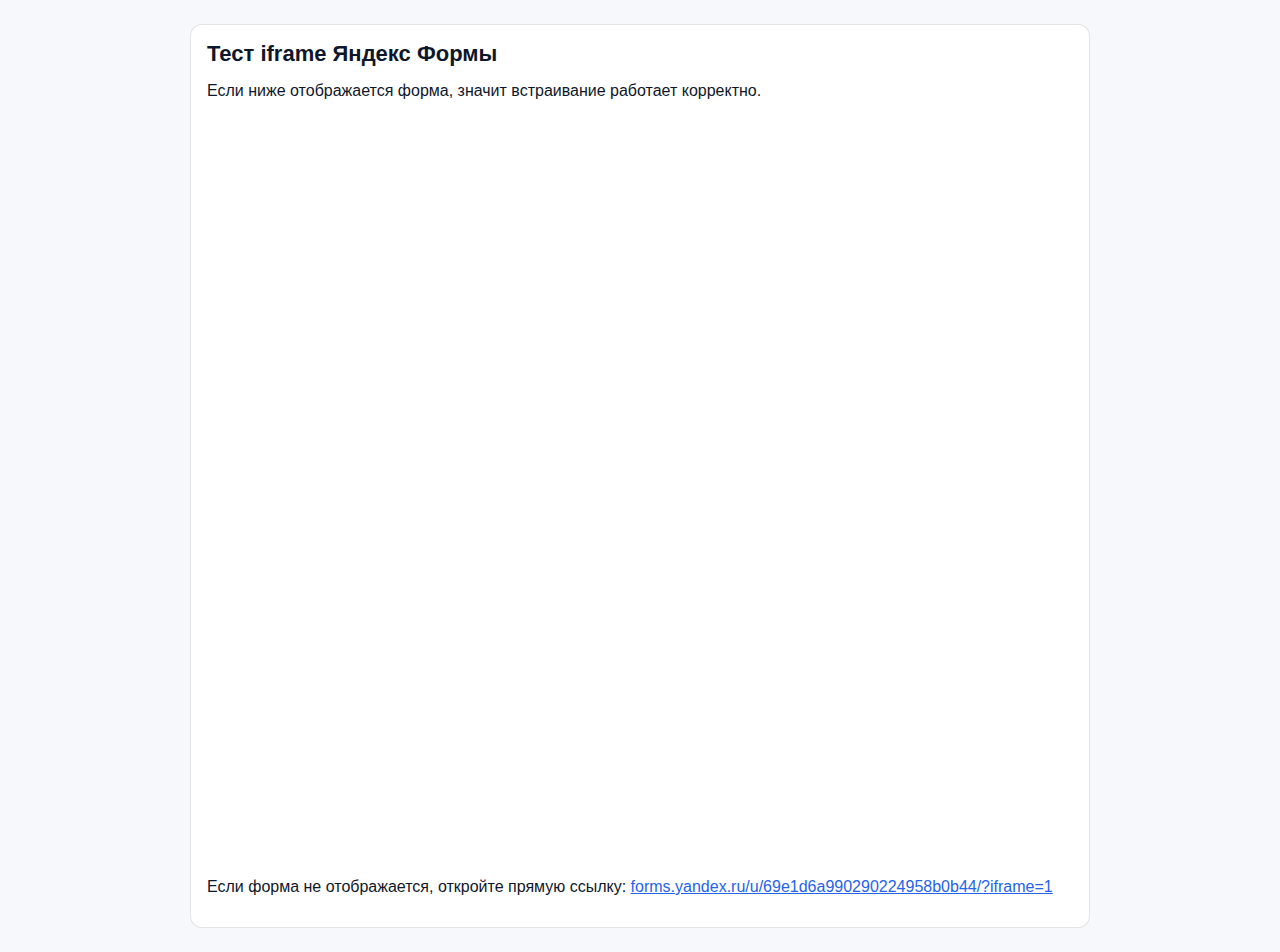
<file: iframe-test.html>
<!DOCTYPE html>
<html lang="ru">
<head>
  <meta charset="UTF-8" />
  <meta name="viewport" content="width=device-width, initial-scale=1" />
  <title>Проверка встраивания формы</title>
  <style>
    body{margin:0;font-family:Arial,sans-serif;background:#f6f8fb;color:#0f172a}
    .wrap{max-width:900px;margin:24px auto;padding:0 16px}
    .card{background:#fff;border:1px solid rgba(15,23,42,.12);border-radius:12px;padding:16px}
    h1{margin:0 0 12px;font-size:22px}
    p{margin:0 0 12px;line-height:1.5}
    iframe{display:block;width:100%;height:760px;border:0;border-radius:10px;background:#fff}
    a{color:#2563eb}
  </style>
</head>
<body>
  <div class="wrap">
    <div class="card">
      <h1>Тест iframe Яндекс Формы</h1>
      <p>Если ниже отображается форма, значит встраивание работает корректно.</p>
      <iframe
        src="https://forms.yandex.ru/u/69e1d6a990290224958b0b44/?iframe=1"
        frameborder="0"
        name="ya-form-test-69e1d6a990290224958b0b44"
        title="Тест встраивания формы">
      </iframe>
      <p>
        Если форма не отображается, откройте прямую ссылку:
        <a href="https://forms.yandex.ru/u/69e1d6a990290224958b0b44/?iframe=1" target="_blank" rel="noopener">
          forms.yandex.ru/u/69e1d6a990290224958b0b44/?iframe=1
        </a>
      </p>
    </div>
  </div>
</body>
</html>
</file>
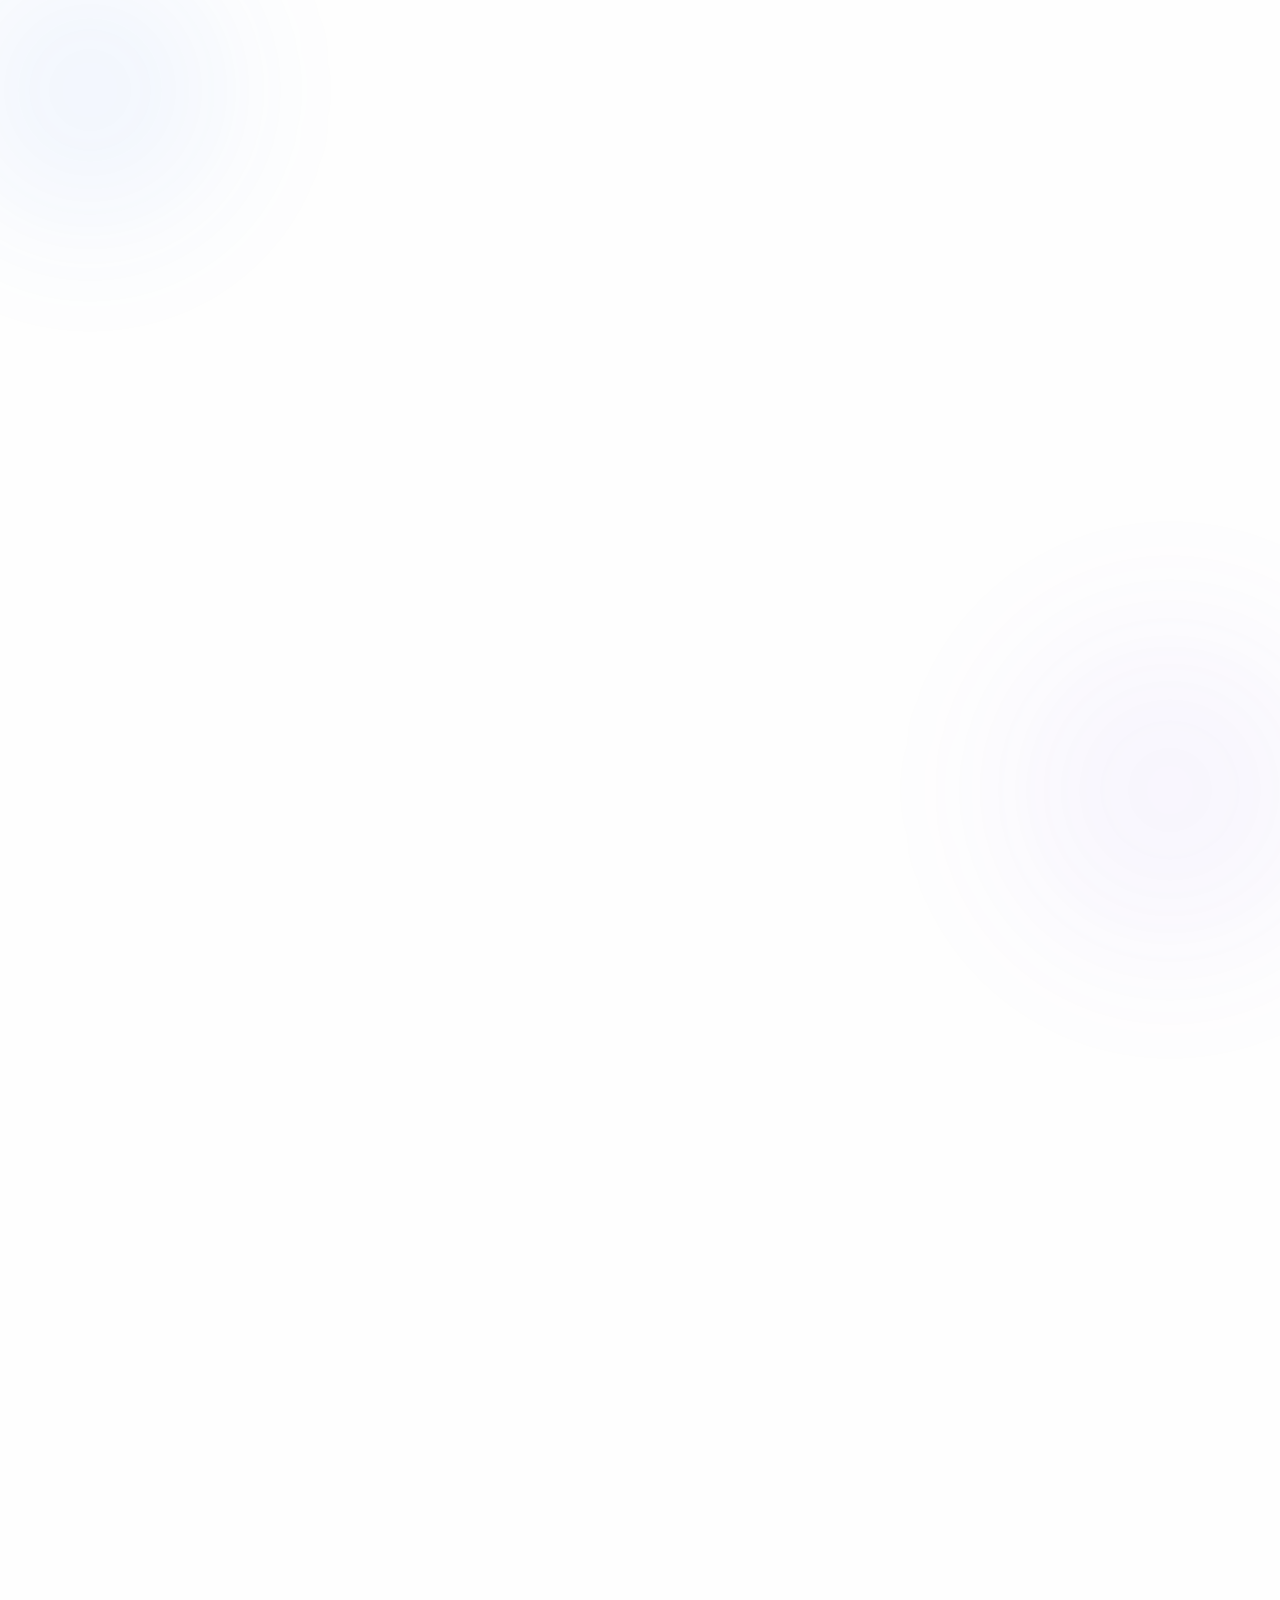
<file: privacy.html>
<!DOCTYPE html>
<html lang="ru">
<head>
  <meta charset="UTF-8" />
  <meta name="viewport" content="width=device-width, initial-scale=1" />
  <meta name="robots" content="noindex,follow" />
  <title>Политика конфиденциальности | ITtutor</title>
  <link rel="stylesheet" href="css/base.css" />
  <link rel="stylesheet" href="css/layout.css" />
  <link rel="stylesheet" href="css/buttons.css" />
</head>
<body>
  <div class="layout">
    <main>
      <section class="card">
        <div class="section-title">
          <h2>Политика конфиденциальности</h2>
        </div>
        <p><strong>Дата вступления в силу:</strong> 17.04.2026</p>
        <p>
          Настоящая Политика конфиденциальности определяет порядок обработки и защиты персональных данных пользователей
          сайта ITtutor.
        </p>

        <h3>1. Какие данные мы собираем</h3>
        <ul>
          <li>имя;</li>
          <li>номер телефона;</li>
          <li>иные сведения, которые пользователь указывает в форме заявки добровольно.</li>
        </ul>

        <h3>2. Цели обработки персональных данных</h3>
        <ul>
          <li>обратная связь с пользователем по оставленной заявке;</li>
          <li>консультация по услугам подготовки к экзаменам;</li>
          <li>согласование расписания и условий занятий.</li>
        </ul>

        <h3>3. Правовые основания обработки</h3>
        <p>
          Обработка персональных данных осуществляется на основании согласия пользователя, выраженного при отправке формы
          на сайте.
        </p>

        <h3>4. Где и как обрабатываются данные</h3>
        <p>
          Форма на сайте работает через сервис Яндекс Формы. Переданные пользователем данные обрабатываются и хранятся в
          инфраструктуре соответствующего сервиса, а также могут направляться ответственному лицу по электронной почте.
        </p>

        <h3>5. Передача данных третьим лицам</h3>
        <p>
          Персональные данные не передаются третьим лицам, за исключением случаев, когда это необходимо для работы формы
          и обратной связи, либо предусмотрено законодательством Российской Федерации.
        </p>

        <h3>6. Срок хранения данных</h3>
        <p>
          Персональные данные хранятся не дольше, чем это необходимо для достижения целей обработки, либо до отзыва
          согласия пользователем.
        </p>

        <h3>7. Права пользователя</h3>
        <ul>
          <li>получить информацию о своих персональных данных;</li>
          <li>требовать уточнения, блокирования или удаления персональных данных;</li>
          <li>отозвать согласие на обработку персональных данных.</li>
        </ul>

        <h3>8. Контакты по вопросам персональных данных</h3>
        <p>
          По вопросам обработки персональных данных пользователь может обратиться через контактные способы связи,
          указанные на сайте ITtutor.
        </p>

        <p>
          <a class="btn ghost" href="./">Вернуться на главную</a>
        </p>
      </section>
    </main>
  </div>
</body>
</html>
</file>
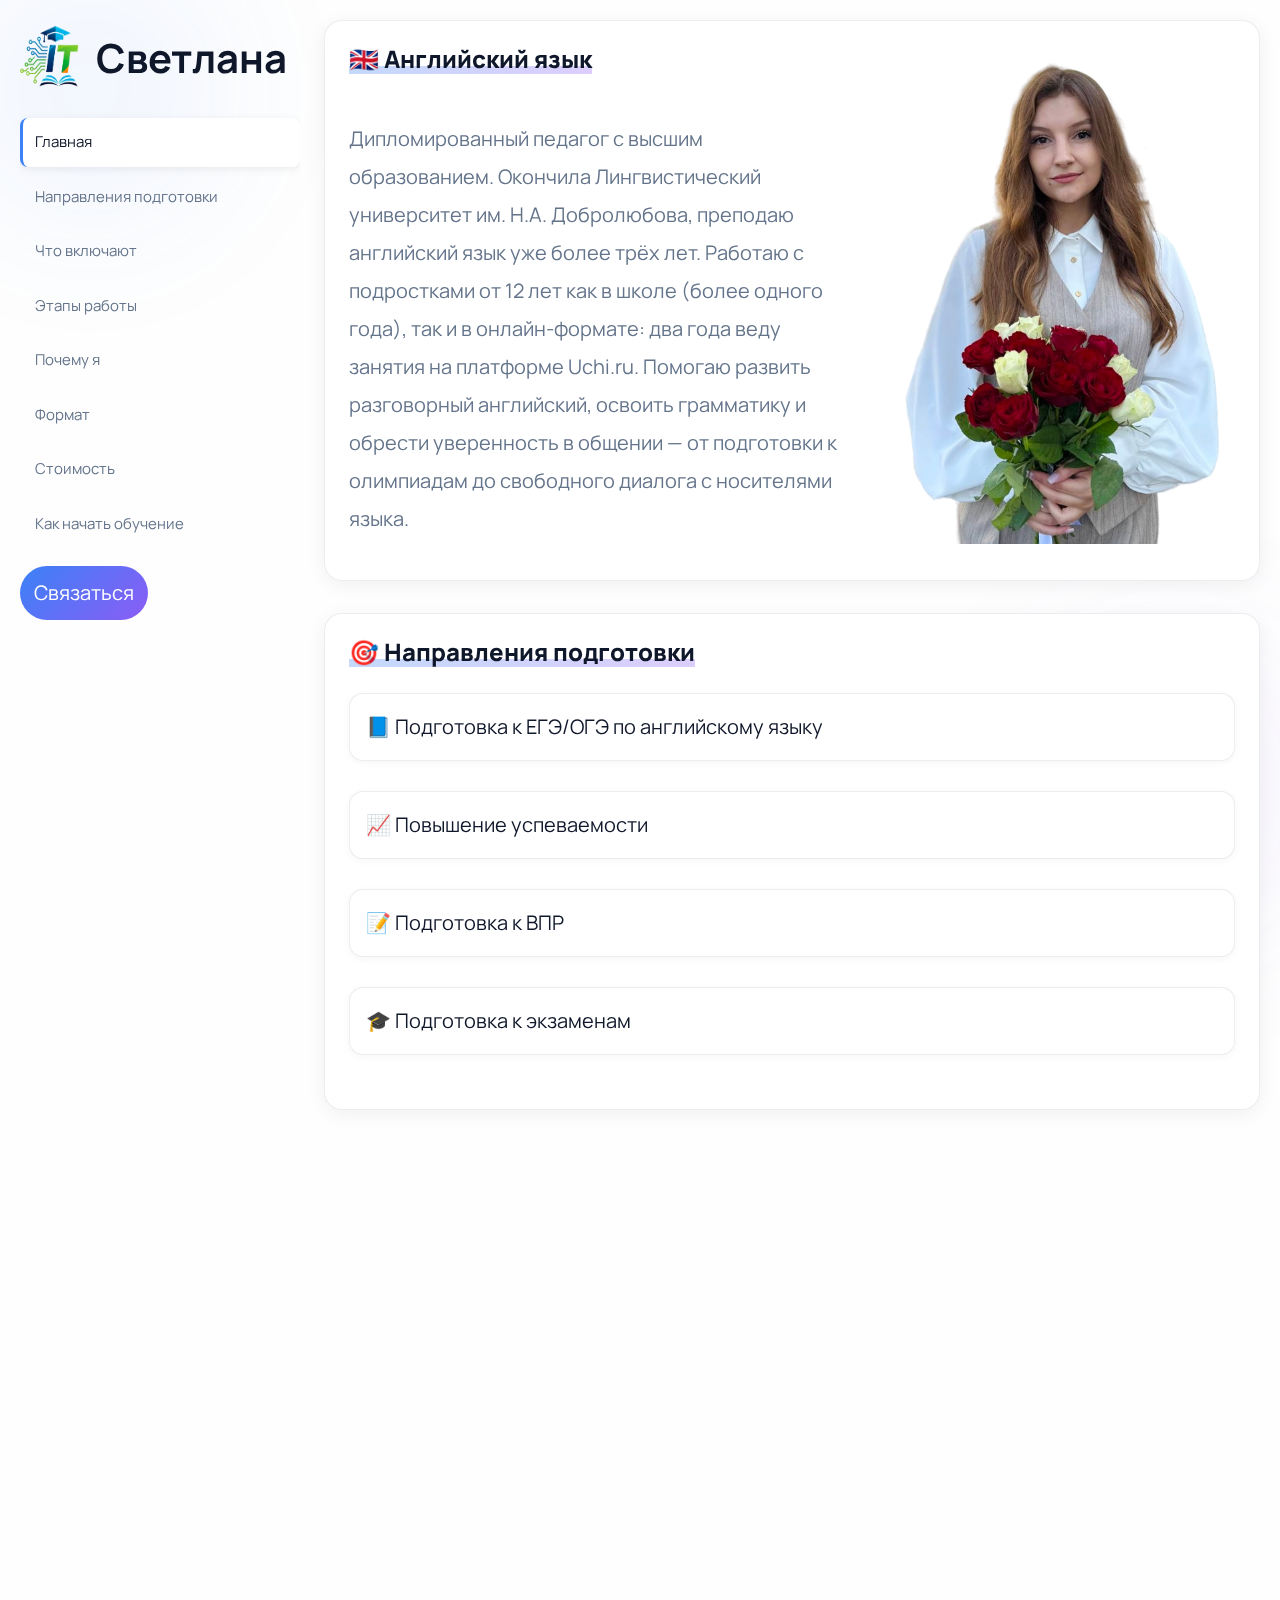
<file: Angl/Angl.html>
<!DOCTYPE html>
<html lang="ru">
<head>
  <meta charset="UTF-8" />
  <meta name="viewport" content="width=device-width, initial-scale=1, viewport-fit=cover" />
  <title>Светлана — Преподаватель английского языка</title>
  <link href="https://fonts.googleapis.com/css2?family=Manrope:wght@400;600;800&family=Playfair+Display:wght@700&display=swap" rel="stylesheet">
  <link rel="stylesheet" href="../css/base.css">
  <link rel="stylesheet" href="../css/layout.css">
  <link rel="stylesheet" href="../css/buttons.css">
</head>
<body>
<div class="layout">
  <aside class="sidebar">
    <div class="brand"><a href="../index.html"><div class="brand-logo" aria-label="tutITech логотип">
      <img src="../logo.png" alt="tutITech логотип"/>
    </div><h1>Светлана</h1></a><button class="menu-toggle" aria-controls="toc" aria-expanded="false">Меню</button></div>
    <nav class="nav" id="toc">
      <a href="#hero" class="active">Главная</a>
      <a href="#directions">Направления подготовки</a>
      <a href="#includes">Что включают</a>
      <a href="#workflow">Этапы работы</a>
      <a href="#benefits">Почему я</a>
      <a href="#format">Формат</a>
      <a href="#price">Стоимость</a>
      <a href="#join">Как начать обучение</a>
    </nav>
    <a class="pill contact" href="https://t.me/tutITech_official" target="_blank">Связаться</a>
  </aside>
  <main>
    <section class="card hero" id="hero">
      <div class="hero-content">
        <div class="section-title"><h2>🇬🇧 Английский язык</h2></div>
        <p>Дипломированный педагог с высшим образованием. Окончила Лингвистический университет им. Н.А. Добролюбова, преподаю английский язык уже более трёх лет. Работаю с подростками от 12 лет как в школе (более одного года), так и в онлайн‑формате: два года веду занятия на платформе Uchi.ru. Помогаю развить разговорный английский, освоить грамматику и обрести уверенность в общении — от подготовки к олимпиадам до свободного диалога с носителями языка.</p>
      </div>
      <div class="photo-wrap">
        <img class="photo" src="repetitor.png" alt="Светлана"/>
      </div>
    </section>

    

    <section class="card" id="directions">
      <div class="section-title"><h2>🎯 Направления подготовки</h2></div>
      <ul class="card-list">
        <li>📘 Подготовка к ЕГЭ/ОГЭ по английскому языку</li>
        <li>📈 Повышение успеваемости</li>
        <li>📝 Подготовка к ВПР</li>
        <li>🎓 Подготовка к экзаменам</li>
      </ul>
    </section>

    <section class="card" id="includes">
      <div class="section-title"><h2>⚡ Что включают занятия</h2></div>
      <ul class="card-list">
        <li>💬 Разговорная практика с первого урока</li>
        <li>🛠 Минимум теории, максимум практики</li>
        <li>🎤 Постановка произношения</li>
        <li>👤 Индивидуальный подход к каждому ученику</li>
      </ul>
    </section>

    <section class="card" id="workflow">
      <div class="section-title"><h2>Этапы работы</h2></div>
      <ol class="step-list">
        <li>
          <div class="step-button">
            <div class="step-badge">1</div>
            <div class="step-text">Знакомство и диагностика — определяем уровень, цели и предпочтения ученика</div>
          </div>
        </li>
        <li>
          <div class="step-button">
            <div class="step-badge">2</div>
            <div class="step-text">Подбор подходящей методики — коммуникативный подход и современные платформы</div>
          </div>
        </li>
        <li>
          <div class="step-button">
            <div class="step-badge">3</div>
            <div class="step-text">Живое общение — диалоги, игры и обсуждения для развития разговорных навыков</div>
          </div>
        </li>
        <li>
          <div class="step-button">
            <div class="step-badge">4</div>
            <div class="step-text">Обратная связь — регулярные отчёты о прогрессе и рекомендации</div>
          </div>
        </li>
      </ol>
    </section>

    <section class="card" id="benefits">
      <div class="section-title"><h2>⚡ Почему выбирают меня</h2></div>
      <ul class="card-list">
        <li>✔ Более трёх лет репетиторства и два года преподавания на Uchi.ru</li>
        <li>✔ Коммуникативный подход: говорим на английском с первого занятия</li>
        <li>✔ Отдельные модули для произношения, письма и подготовки к экзаменам</li>
        <li>✔ Работаю с подростками от 12 лет и адаптирую уроки под их интересы</li>
        <li>✔ Создаю дружелюбную атмосферу, чтобы снять языковой барьер</li>
      </ul>
    </section>

    <section class="card" id="format">
      <div class="section-title"><h2>🖥 Формат занятий</h2></div>
      <ul class="card-list">
        <li>🖥️ Живые онлайн‑уроки в zoom с интерактивной доской Miro (или другая платформа для связи на ваш выбор)</li>
        <li>📝 Персональный план и регулярный понятный фидбек</li>
        <li>📂 Работаем с платформой Progressme. Все материалы и домашние — всегда под рукой</li>
      </ul>
    </section>

    <section class="card" id="price">
      <div class="section-title"><h2>💰 Стоимость</h2></div>
      <ul class="card-list">
        <li>ОГЭ — 2000 ₽ за час</li>
        <li>ЕГЭ — 2500 ₽ за час</li>
      </ul>
    </section>

    <section class="card" id="join">
      <div class="section-title"><h2>Как начать обучение и связаться</h2></div>
      <ol class="step-list">
        <li>
          <div class="step-button">
            <div class="step-badge">1</div>
            <div class="step-text">🚀 Свяжитесь с нами в <a href="https://t.me/tutITech_official" target="_blank" rel="noopener">Telegram</a></div>
          </div>
        </li>
        <li>
          <div class="step-button">
            <div class="step-badge">2</div>
            <div class="step-text">🔍 Проводим бесплатную диагностику уровня и целей</div>
          </div>
        </li>
        <li>
          <div class="step-button">
            <div class="step-badge">3</div>
            <div class="step-text">📅 Назначаем первую встречу и начинаем обучение</div>
          </div>
        </li>
      </ol>
      <p>📲 Напишите нам — поможем подобрать преподавателя и стартовать комфортно.</p>
      <a class="btn full-accent" href="https://t.me/tutITech_official" target="_blank">Написать в Telegram</a>
    </section>
  </main>
</div>
<script src="../js/animateCardsOnScroll.js" defer></script>
<script src="../js/activeNavHighlight.js" defer></script>
<script src="../js/mobileNavToggle.js" defer></script>
</body>
</html>
</file>
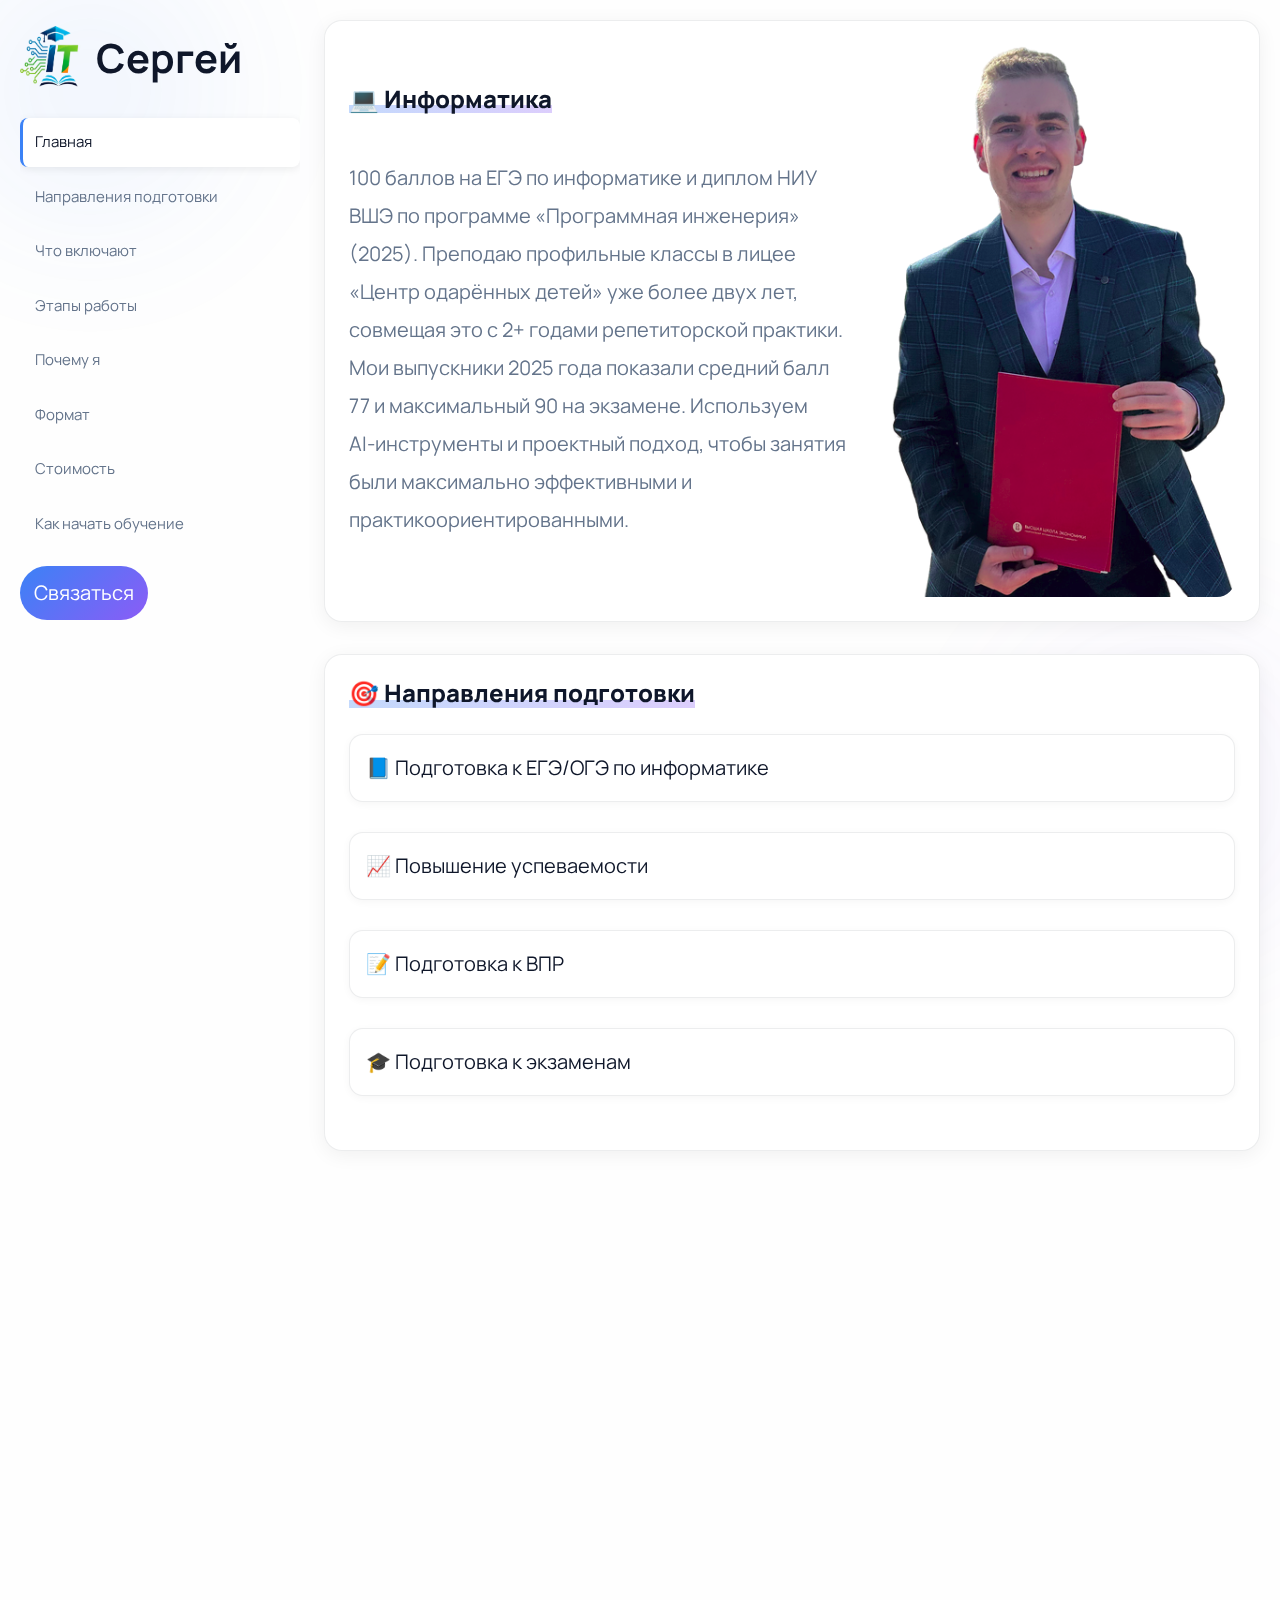
<file: Inf/Inf.html>
<!DOCTYPE html>
<html lang="ru">
<head>
  <meta charset="UTF-8" />
  <meta name="viewport" content="width=device-width, initial-scale=1, viewport-fit=cover" />
  <title>Сергей — Репетитор по информатике</title>
  <link href="https://fonts.googleapis.com/css2?family=Manrope:wght@400;600;800&family=Playfair+Display:wght@700&display=swap" rel="stylesheet">
  <link rel="stylesheet" href="../css/base.css">
  <link rel="stylesheet" href="../css/layout.css">
  <link rel="stylesheet" href="../css/buttons.css">
</head>
<body>
<div class="layout">
  <aside class="sidebar">
    <div class="brand"><a href="../index.html"><div class="brand-logo" aria-label="tutITech логотип">
      <img src="../logo.png" alt="tutITech логотип"/>
    </div><h1>Сергей</h1></a><button class="menu-toggle" aria-controls="toc" aria-expanded="false">Меню</button></div>
    <nav class="nav" id="toc">
      <a href="#hero" class="active">Главная</a>
      <a href="#directions">Направления подготовки</a>
      <a href="#includes">Что включают</a>
      <a href="#workflow">Этапы работы</a>
      <a href="#benefits">Почему я</a>
      <a href="#format">Формат</a>
      <a href="#price">Стоимость</a>
      <a href="#join">Как начать обучение</a>
    </nav>
    <a class="pill contact" href="https://t.me/tutITech_official" target="_blank">Связаться</a>
  </aside>
  <main>
    <section class="card hero" id="hero">
      <div class="hero-content">
        <div class="section-title"><h2>💻 Информатика</h2></div>
        <p>100 баллов на ЕГЭ по информатике и диплом НИУ ВШЭ по программе «Программная инженерия» (2025). Преподаю профильные классы в лицее «Центр одарённых детей» уже более двух лет, совмещая это с 2+ годами репетиторской практики. Мои выпускники 2025 года показали средний балл 77 и максимальный 90 на экзамене. Используем AI‑инструменты и проектный подход, чтобы занятия были максимально эффективными и практикоориентированными.</p>
      </div>
      <div class="photo-wrap">
        <img class="photo" src="repetitor.png" alt="Сергей"/>
      </div>
    </section>

    <section class="card" id="directions">
      <div class="section-title"><h2>🎯 Направления подготовки</h2></div>
      <ul class="card-list">
        <li>📘 Подготовка к ЕГЭ/ОГЭ по информатике</li>
        <li>📈 Повышение успеваемости</li>
        <li>📝 Подготовка к ВПР</li>
        <li>🎓 Подготовка к экзаменам</li>
      </ul>
    </section>

    <section class="card" id="includes">
      <div class="section-title"><h2>⚡ Что включают занятия</h2></div>
      <ul class="card-list">
        <li>📖 Понятное объяснение</li>
        <li>🛠 Полный разбор ошибок</li>
        <li>🎯 Закрытие пробелов</li>
        <li>💡 Развитие мышления</li>
      </ul>
      
    </section>

    <section class="card" id="workflow">
      <div class="section-title"><h2>Этапы работы</h2></div>
      <ol class="step-list">
        <li>
          <div class="step-button">
            <div class="step-badge">1</div>
            <div class="step-text">Диагностика — выявляем пробелы и определяем цели (оценка, дата экзамена, желаемый балл)</div>
          </div>
        </li>
        <li>
          <div class="step-button">
            <div class="step-badge">2</div>
            <div class="step-text">Индивидуальный план — подбираю темп, методику и формат заданий под ученика</div>
          </div>
        </li>
        <li>
          <div class="step-button">
            <div class="step-badge">3</div>
            <div class="step-text">Практика и разборы — закрепляем материал задачами, подробно разбираем ошибки</div>
          </div>
        </li>
        <li>
          <div class="step-button">
            <div class="step-badge">4</div>
            <div class="step-text">Контроль прогресса — промежуточные проверки, мини‑контрольные, отчёты родителям</div>
          </div>
        </li>
      </ol>
    </section>

    <section class="card" id="benefits">
      <div class="section-title"><h2>⚡ Почему выбирают меня</h2></div>
      <ul class="card-list">
        <li>✔ Личный результат — 100 баллов на ЕГЭ и профильное образование НИУ ВШЭ</li>
        <li>✔ Средний балл моих выпускников 2025 года — 77, максимальный — 90</li>
        <li>✔ Используем нейросети и авторские курсы, чтобы ускорить подготовку</li>
        <li>✔ Подробная обратная связь родителям и прозрачные чек-листы прогресса</li>
        <li>✔ Объясняю сложные темы простым языком и остаюсь на связи между уроками</li>
      </ul>
    </section>

    <section class="card" id="format">
      <div class="section-title"><h2>🖥 Формат занятий</h2></div>
      <ul class="card-list">
        <li>🖥️ Живые онлайн‑уроки в zoom с интерактивной доской Miro (или другая платформа для связи на ваш выбор)</li>
        <li>📝 Персональный план и регулярный понятный фидбек</li>
        <li>📂 Используем параллельно курс на Stepic. Все материалы и домашние — всегда под рукой</li>
        <li>🤖 Учимся работать с нейросетями для более быстрой и качественной подготовки</li>
      </ul>
    </section>

    <section class="card" id="price">
      <div class="section-title"><h2>💰 Стоимость</h2></div>
      <ul class="card-list">
        <li>ОГЭ — 2000 ₽ за час</li>
        <li>ЕГЭ — 2500 ₽ за час</li>
      </ul>
    </section>

    <section class="card" id="join">
      <div class="section-title"><h2>Как начать обучение и связаться</h2></div>
      <ol class="step-list">
        <li>
          <div class="step-button">
            <div class="step-badge">1</div>
            <div class="step-text">🚀 Свяжитесь с нами в <a href="https://t.me/tutITech_official" target="_blank" rel="noopener">Telegram</a></div>
          </div>
        </li>
        <li>
          <div class="step-button">
            <div class="step-badge">2</div>
            <div class="step-text">🔍 Проводим бесплатную диагностику уровня и целей</div>
          </div>
        </li>
        <li>
          <div class="step-button">
            <div class="step-badge">3</div>
            <div class="step-text">📅 Назначаем первую встречу и начинаем обучение</div>
          </div>
        </li>
      </ol>
      <p>📲 Напишите нам — поможем подобрать преподавателя и стартовать комфортно.</p>
      <a class="btn full-accent" href="https://t.me/tutITech_official" target="_blank">Написать в Telegram</a>
    </section>
  </main>
</div>
<script src="../js/animateCardsOnScroll.js" defer></script>
<script src="../js/activeNavHighlight.js" defer></script>
<script src="../js/mobileNavToggle.js" defer></script>
</body>
</html>
</file>
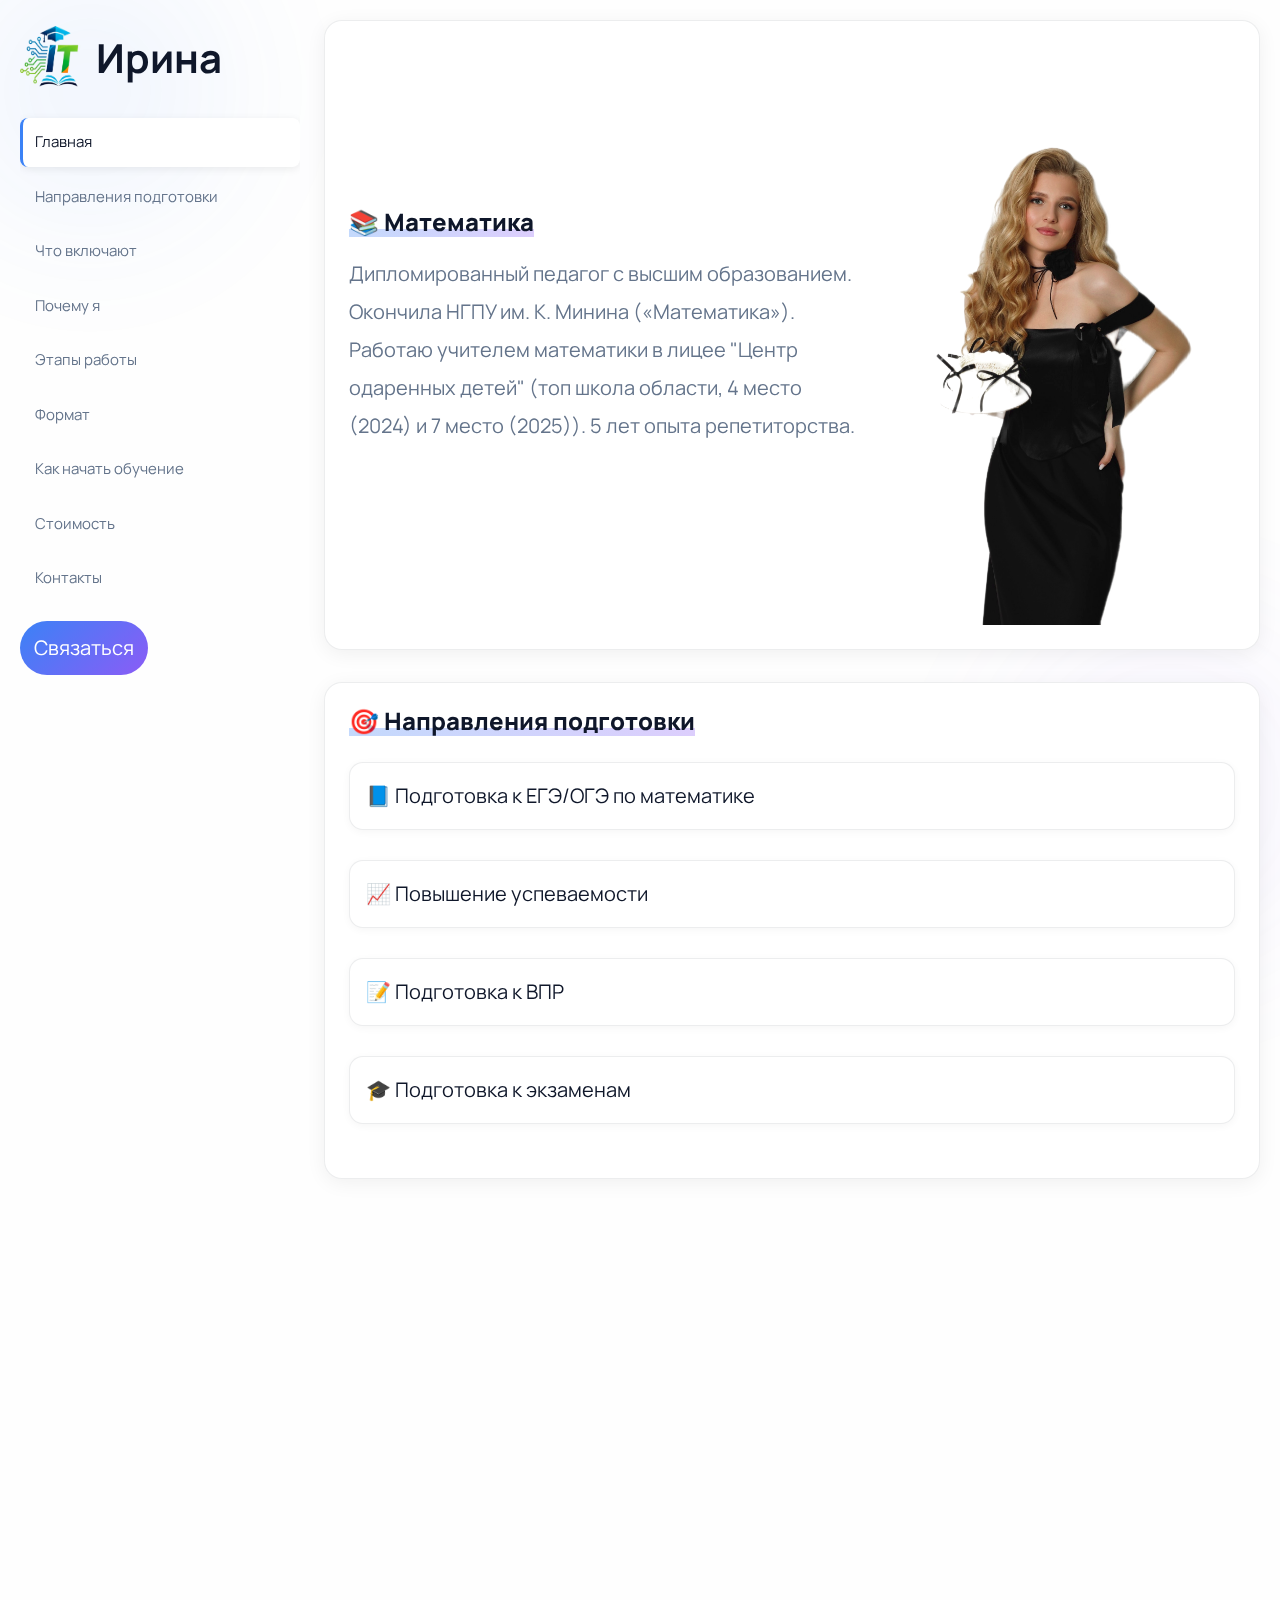
<file: Irina/Irina.html>
<!DOCTYPE html>
<html lang="ru">
<head>
  <meta charset="UTF-8" />
  <meta name="viewport" content="width=device-width, initial-scale=1" />
  <title>Ирина — Репетитор по математике</title>
  <link href="https://fonts.googleapis.com/css2?family=Manrope:wght@400;600;800&family=Playfair+Display:wght@700&display=swap" rel="stylesheet">
  <link rel="stylesheet" href="../css/base.css">
  <link rel="stylesheet" href="../css/layout.css">
  <link rel="stylesheet" href="../css/buttons.css">
</head>
<body>
<div class="layout">
  <aside class="sidebar">
    <div class="brand"><a href="../index.html"><div class="brand-logo" aria-label="tutITech логотип">
      <img src="../logo.png" alt="tutITech логотип"/>
    </div><h1>Ирина</h1></a></div>
    <nav class="nav" id="toc">
      <a href="#hero" class="active">Главная</a>
      <a href="#directions">Направления подготовки</a>
      <a href="#benefits">Что включают</a>
      <a href="#why">Почему я</a>
      <a href="#workflow">Этапы работы</a>
      <a href="#format">Формат</a>
      <a href="#join">Как начать обучение</a>
      <a href="#price">Стоимость</a>
      <a href="#contact">Контакты</a>
    </nav>
    <a class="pill contact" href="https://t.me/tutITech_official" target="_blank">Связаться</a>
  </aside>
  <main>
    <section class="card hero" id="hero">
      <div>
        <div class="section-title"><h2>📚 Математика</h2></div>
        <p>Дипломированный педагог с высшим образованием. Окончила НГПУ им. К. Минина («Математика»). Работаю учителем математики в лицее "Центр одаренных детей" (топ школа области, 4 место (2024) и 7 место (2025)). 5 лет опыта репетиторства.</p>
      </div>
      <div class="photo-wrap">
        <img class="photo" src="repetitor.png" alt="Ирина"/>
      </div>
    </section>

    

    <section class="card" id="directions">
      <div class="section-title"><h2>🎯 Направления подготовки</h2></div>
      <ul class="card-list">
        <li>📘 Подготовка к ЕГЭ/ОГЭ по математике</li>
        <li>📈 Повышение успеваемости</li>
        <li>📝 Подготовка к ВПР</li>
        <li>🎓 Подготовка к экзаменам</li>
      </ul>
    </section>

    <section class="card" id="benefits">
      <div class="section-title"><h2>⚡ Что включают занятия</h2></div>
      <ul class="card-list">
        <li>📖 Понятное объяснение</li>
        <li>🛠 Полный разбор ошибок</li>
        <li>🎯 Закрытие пробелов</li>
        <li>💡 Развитие мышления</li>
      </ul>
    </section>

    <section class="card" id="why">
      <div class="section-title"><h2>Почему я</h2></div>
      <ul class="card-list">
        <li>✔ Индивидуальный подход и понятные объяснения</li>
        <li>✔ Регулярная обратная связь с родителями</li>
        <li>✔ Большой опыт подготовки к ОГЭ/ЕГЭ и ВПР</li>
        <li>✔ Помогаю закрывать пробелы и повысить уверенность</li>
      </ul>
    </section>

    <section class="card" id="workflow">
      <div class="section-title"><h2>Этапы работы</h2></div>
      <ol class="step-list">
        <li>
          <div class="step-button">
            <div class="step-badge">1</div>
            <div class="step-text">Диагностика — выявляем пробелы и определяем цели (оценка, дата экзамена, желаемый балл)</div>
          </div>
        </li>
        <li>
          <div class="step-button">
            <div class="step-badge">2</div>
            <div class="step-text">Индивидуальный план — подбираю темп, методику и формат заданий под ученика</div>
          </div>
        </li>
        <li>
          <div class="step-button">
            <div class="step-badge">3</div>
            <div class="step-text">Практика и разборы — закрепляем материал задачами, подробно разбираем ошибки</div>
          </div>
        </li>
        <li>
          <div class="step-button">
            <div class="step-badge">4</div>
            <div class="step-text">Контроль прогресса — промежуточные проверки, мини‑контрольные, отчёты родителям</div>
          </div>
        </li>
      </ol>
    </section>

    <section class="card" id="format">
      <div class="section-title"><h2>🖥 Формат занятий</h2></div>
      <ul class="card-list">
        <li>🖥️ Живые онлайн‑уроки в zoom с интерактивной доской Miro (или другая платформа для связи на ваш выбор)</li>
        <li>📝 Персональный план и регулярный понятный фидбек</li>
        <li>📂 Все материалы и домашние — всегда под рукой</li>
      </ul>
    </section>

    <section class="card" id="join">
      <div class="section-title"><h2>Как начать обучение</h2></div>
      <ol class="step-list">
        <li>
          <div class="step-button">
            <div class="step-badge">1</div>
            <div class="step-text">🚀 Свяжитесь с нами в <a href="https://t.me/tutITech_official" target="_blank" rel="noopener">Telegram</a></div>
          </div>
        </li>
        <li>
          <div class="step-button">
            <div class="step-badge">2</div>
            <div class="step-text">🔍 Проводим бесплатную диагностику уровня и целей</div>
          </div>
        </li>
        <li>
          <div class="step-button">
            <div class="step-badge">3</div>
            <div class="step-text">📅 Назначаем первую встречу и начинаем обучение</div>
          </div>
        </li>
      </ol>
    </section>

    <section class="card" id="price">
      <div class="section-title"><h2>💰 Стоимость</h2></div>
      <ul class="card-list">
        <li>45 минут — 1500 ₽</li>
        <li>60 минут — 2000 ₽</li>
        <li>90 минут — 3000 ₽</li>
      </ul>
    </section>

    <section class="card" id="policy">
      <div class="section-title"><h2>Оплата и отмена</h2></div>
      <ol class="step-list">
        <li>
          <div class="step-button">
            <div class="step-badge">1</div>
            <div class="step-text">Оплачиваются сразу несколько занятий</div>
          </div>
        </li>
        <li>
          <div class="step-button">
            <div class="step-badge">2</div>
            <div class="step-text">В случае отмены занятия учеником менее чем за 3 часа, деньги за занятие не возвращаются</div>
          </div>
        </li>
      </ol>
    </section>

    <section class="card" id="contact">
      <div class="section-title"><h2>Связь</h2></div>
      <p>📲 Напишите нам — поможем подобрать преподавателя и стартовать комфортно.</p>
      <a class="btn full-accent" href="https://t.me/tutITech_official" target="_blank">Написать в Telegram</a>
    </section>
  </main>
</div>
<script>
  const io = new IntersectionObserver((entries)=>{
    entries.forEach(e=>{ if(e.isIntersecting){ e.target.classList.add('show'); io.unobserve(e.target);} })
  },{threshold:.15});
  document.querySelectorAll('.card').forEach(el=>io.observe(el));
  // Active nav highlighting
  const navLinks=document.querySelectorAll('#toc a');
  const sections=Array.from(navLinks).map(a=>document.querySelector(a.getAttribute('href'))).filter(Boolean);
  function setActive(id){ navLinks.forEach(a=>a.classList.toggle('active', a.getAttribute('href')===`#${id}`)); }
  const activeObserver=new IntersectionObserver((entries)=>{
    entries.forEach(entry=>{ if(entry.isIntersecting){ setActive(entry.target.id); } });
  },{rootMargin:'-45% 0px -50% 0px',threshold:0.01});
  sections.forEach(s=>activeObserver.observe(s));
  navLinks.forEach(a=>a.addEventListener('click',()=>{ const id=a.getAttribute('href').slice(1); setActive(id); }));
  // price slider removed
</script>
</body>
</html>
</file>
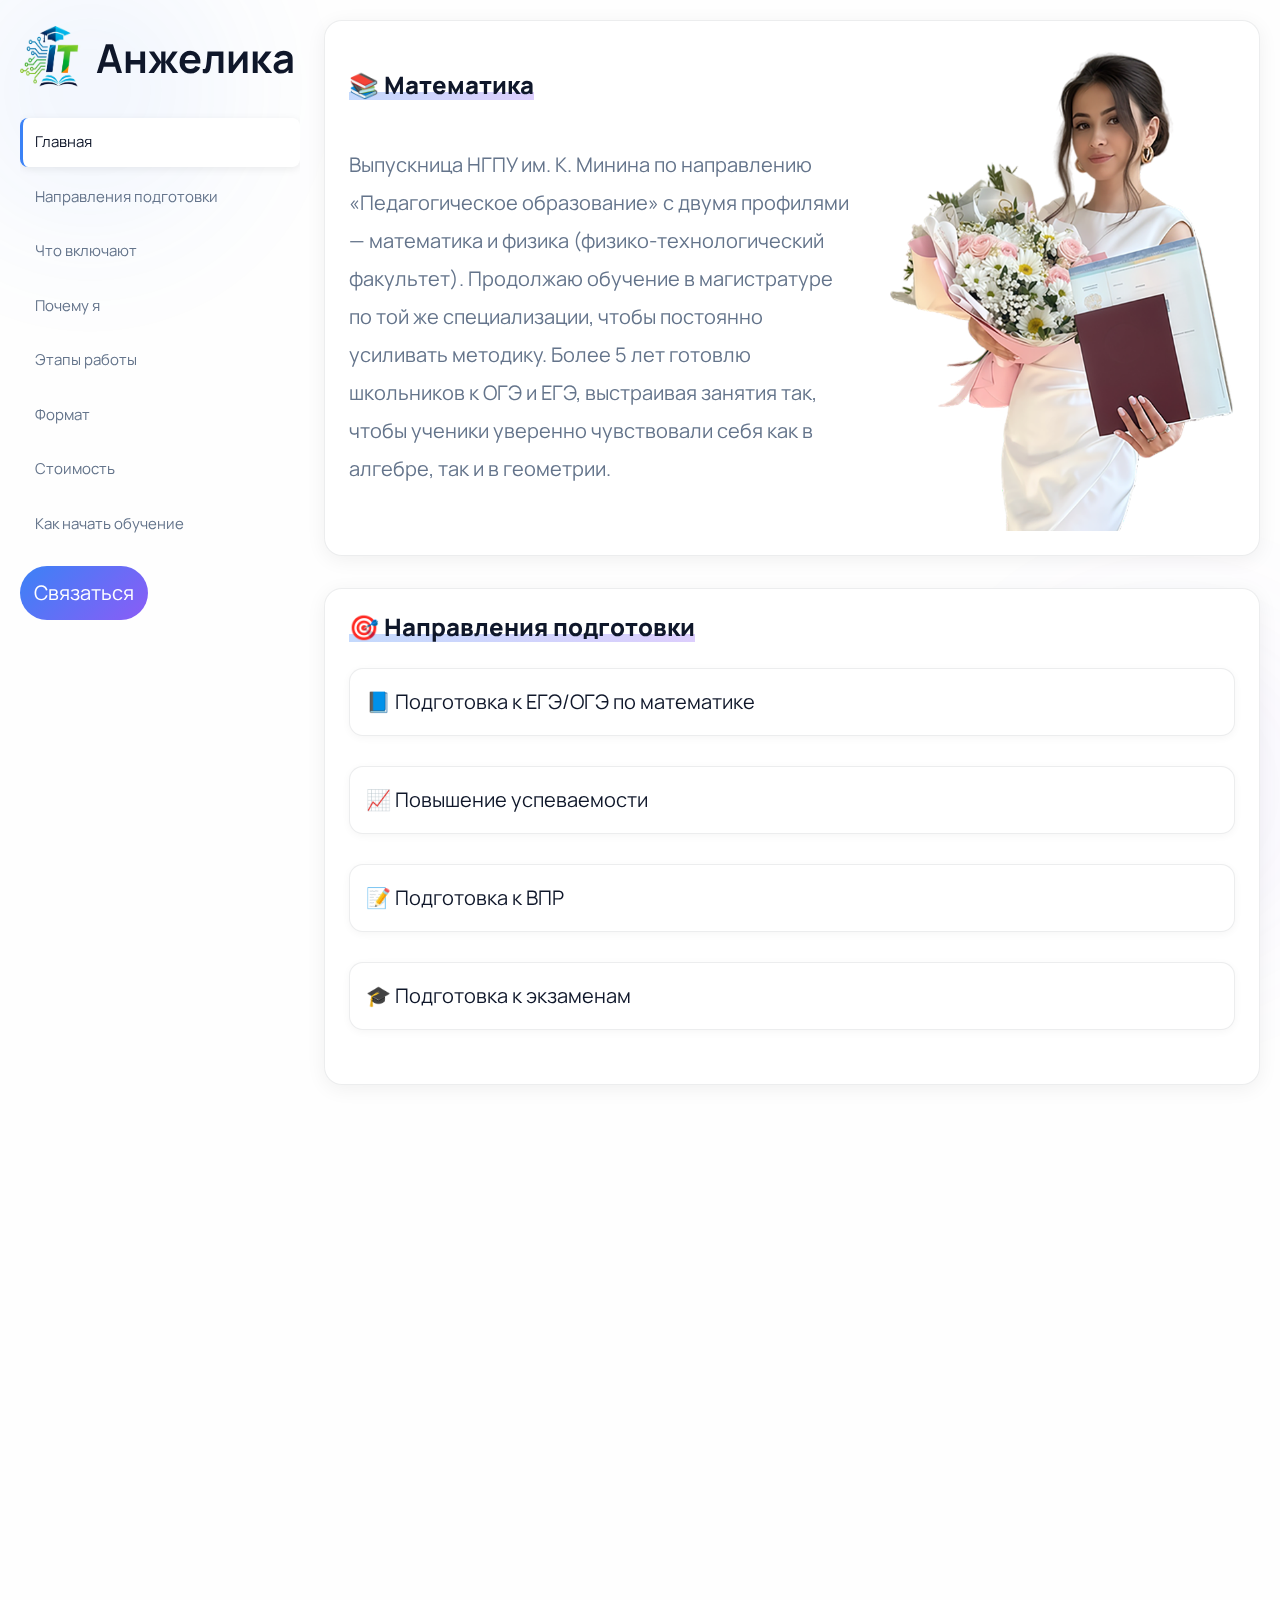
<file: Mat/Mat.html>
<!DOCTYPE html>
<html lang="ru">
<head>
  <meta charset="UTF-8" />
  <meta name="viewport" content="width=device-width, initial-scale=1, viewport-fit=cover" />
  <title>Ирина — Репетитор по математике</title>
  <link href="https://fonts.googleapis.com/css2?family=Manrope:wght@400;600;800&family=Playfair+Display:wght@700&display=swap" rel="stylesheet">
  <link rel="stylesheet" href="../css/base.css">
  <link rel="stylesheet" href="../css/layout.css">
  <link rel="stylesheet" href="../css/buttons.css">
</head>
<body>
<div class="layout">
  <aside class="sidebar">
    <div class="brand"><a href="../index.html"><div class="brand-logo" aria-label="tutITech логотип">
      <img src="../logo.png" alt="tutITech логотип"/>
    </div><h1>Анжелика</h1></a><button class="menu-toggle" aria-controls="toc" aria-expanded="false">Меню</button></div>
    <nav class="nav" id="toc">
      <a href="#hero" class="active">Главная</a>
      <a href="#directions">Направления подготовки</a>
      <a href="#benefits">Что включают</a>
      <a href="#why">Почему я</a>
      <a href="#workflow">Этапы работы</a>
      <a href="#format">Формат</a>
      <a href="#price">Стоимость</a>
      <a href="#join">Как начать обучение</a>
    </nav>
    <a class="pill contact" href="https://t.me/tutITech_official" target="_blank">Связаться</a>
  </aside>
  <main>
    <section class="card hero" id="hero">
      <div class="hero-content">
        <div class="section-title"><h2>📚 Математика</h2></div>
        <p>Выпускница НГПУ им. К. Минина по направлению «Педагогическое образование» с двумя профилями — математика и физика (физико‑технологический факультет). Продолжаю обучение в магистратуре по той же специализации, чтобы постоянно усиливать методику. Более 5 лет готовлю школьников к ОГЭ и ЕГЭ, выстраивая занятия так, чтобы ученики уверенно чувствовали себя как в алгебре, так и в геометрии.</p>
      </div>
      <div class="photo-wrap">
        <img class="photo" src="repetitor.png" alt="Ирина"/>
      </div>
    </section>

    

    <section class="card" id="directions">
      <div class="section-title"><h2>🎯 Направления подготовки</h2></div>
      <ul class="card-list">
        <li>📘 Подготовка к ЕГЭ/ОГЭ по математике</li>
        <li>📈 Повышение успеваемости</li>
        <li>📝 Подготовка к ВПР</li>
        <li>🎓 Подготовка к экзаменам</li>
      </ul>
    </section>

    <section class="card" id="benefits">
      <div class="section-title"><h2>⚡ Что включают занятия</h2></div>
      <ul class="card-list">
        <li>📖 Понятное объяснение</li>
        <li>🛠 Полный разбор ошибок</li>
        <li>🎯 Закрытие пробелов</li>
        <li>💡 Развитие мышления</li>
      </ul>
    </section>

    <section class="card" id="why">
      <div class="section-title"><h2>Почему я</h2></div>
      <ul class="card-list">
        <li>✔ Профильная подготовка по двум направлениям: математика и физика</li>
        <li>✔ 5+ лет репетиторской практики с результатами на ОГЭ и ЕГЭ</li>
        <li>✔ Подробные конспекты и чек-листы для самостоятельной работы</li>
        <li>✔ Поддерживаю мотивацию и веру в себя на протяжении всего курса</li>
      </ul>
    </section>

    <section class="card" id="workflow">
      <div class="section-title"><h2>Этапы работы</h2></div>
      <ol class="step-list">
        <li>
          <div class="step-button">
            <div class="step-badge">1</div>
            <div class="step-text">Диагностика — выявляем пробелы и определяем цели (оценка, дата экзамена, желаемый балл)</div>
          </div>
        </li>
        <li>
          <div class="step-button">
            <div class="step-badge">2</div>
            <div class="step-text">Индивидуальный план — подбираю темп, методику и формат заданий под ученика</div>
          </div>
        </li>
        <li>
          <div class="step-button">
            <div class="step-badge">3</div>
            <div class="step-text">Практика и разборы — закрепляем материал задачами, подробно разбираем ошибки</div>
          </div>
        </li>
        <li>
          <div class="step-button">
            <div class="step-badge">4</div>
            <div class="step-text">Контроль прогресса — промежуточные проверки, мини‑контрольные, отчёты родителям</div>
          </div>
        </li>
      </ol>
    </section>

    <section class="card" id="format">
      <div class="section-title"><h2>🖥 Формат занятий</h2></div>
      <ul class="card-list">
        <li>🖥️ Живые онлайн‑уроки в zoom с интерактивной доской Miro (или другая платформа для связи на ваш выбор)</li>
        <li>📝 Персональный план и регулярный понятный фидбек</li>
        <li>📂 Все материалы и домашние — всегда под рукой</li>
      </ul>
    </section>

    <section class="card" id="price">
      <div class="section-title"><h2>💰 Стоимость</h2></div>
      <ul class="card-list">
        <li>ОГЭ — 2000 ₽ за час</li>
        <li>ЕГЭ — 2500 ₽ за час</li>
      </ul>
    </section>

    <section class="card" id="join">
      <div class="section-title"><h2>Как начать обучение и связаться</h2></div>
      <ol class="step-list">
        <li>
          <div class="step-button">
            <div class="step-badge">1</div>
            <div class="step-text">🚀 Свяжитесь с нами в <a href="https://t.me/tutITech_official" target="_blank" rel="noopener">Telegram</a></div>
          </div>
        </li>
        <li>
          <div class="step-button">
            <div class="step-badge">2</div>
            <div class="step-text">🔍 Проводим бесплатную диагностику уровня и целей</div>
          </div>
        </li>
        <li>
          <div class="step-button">
            <div class="step-badge">3</div>
            <div class="step-text">📅 Назначаем первую встречу и начинаем обучение</div>
          </div>
        </li>
      </ol>
      <p>📲 Готовы помочь подобрать программу и стартовать комфортно в любое время.</p>
      <a class="btn full-accent" href="https://t.me/tutITech_official" target="_blank">Написать в Telegram</a>
    </section>
  </main>
</div>
<script src="../js/animateCardsOnScroll.js" defer></script>
<script src="../js/activeNavHighlight.js" defer></script>
<script src="../js/mobileNavToggle.js" defer></script>
</body>
</html>
</file>
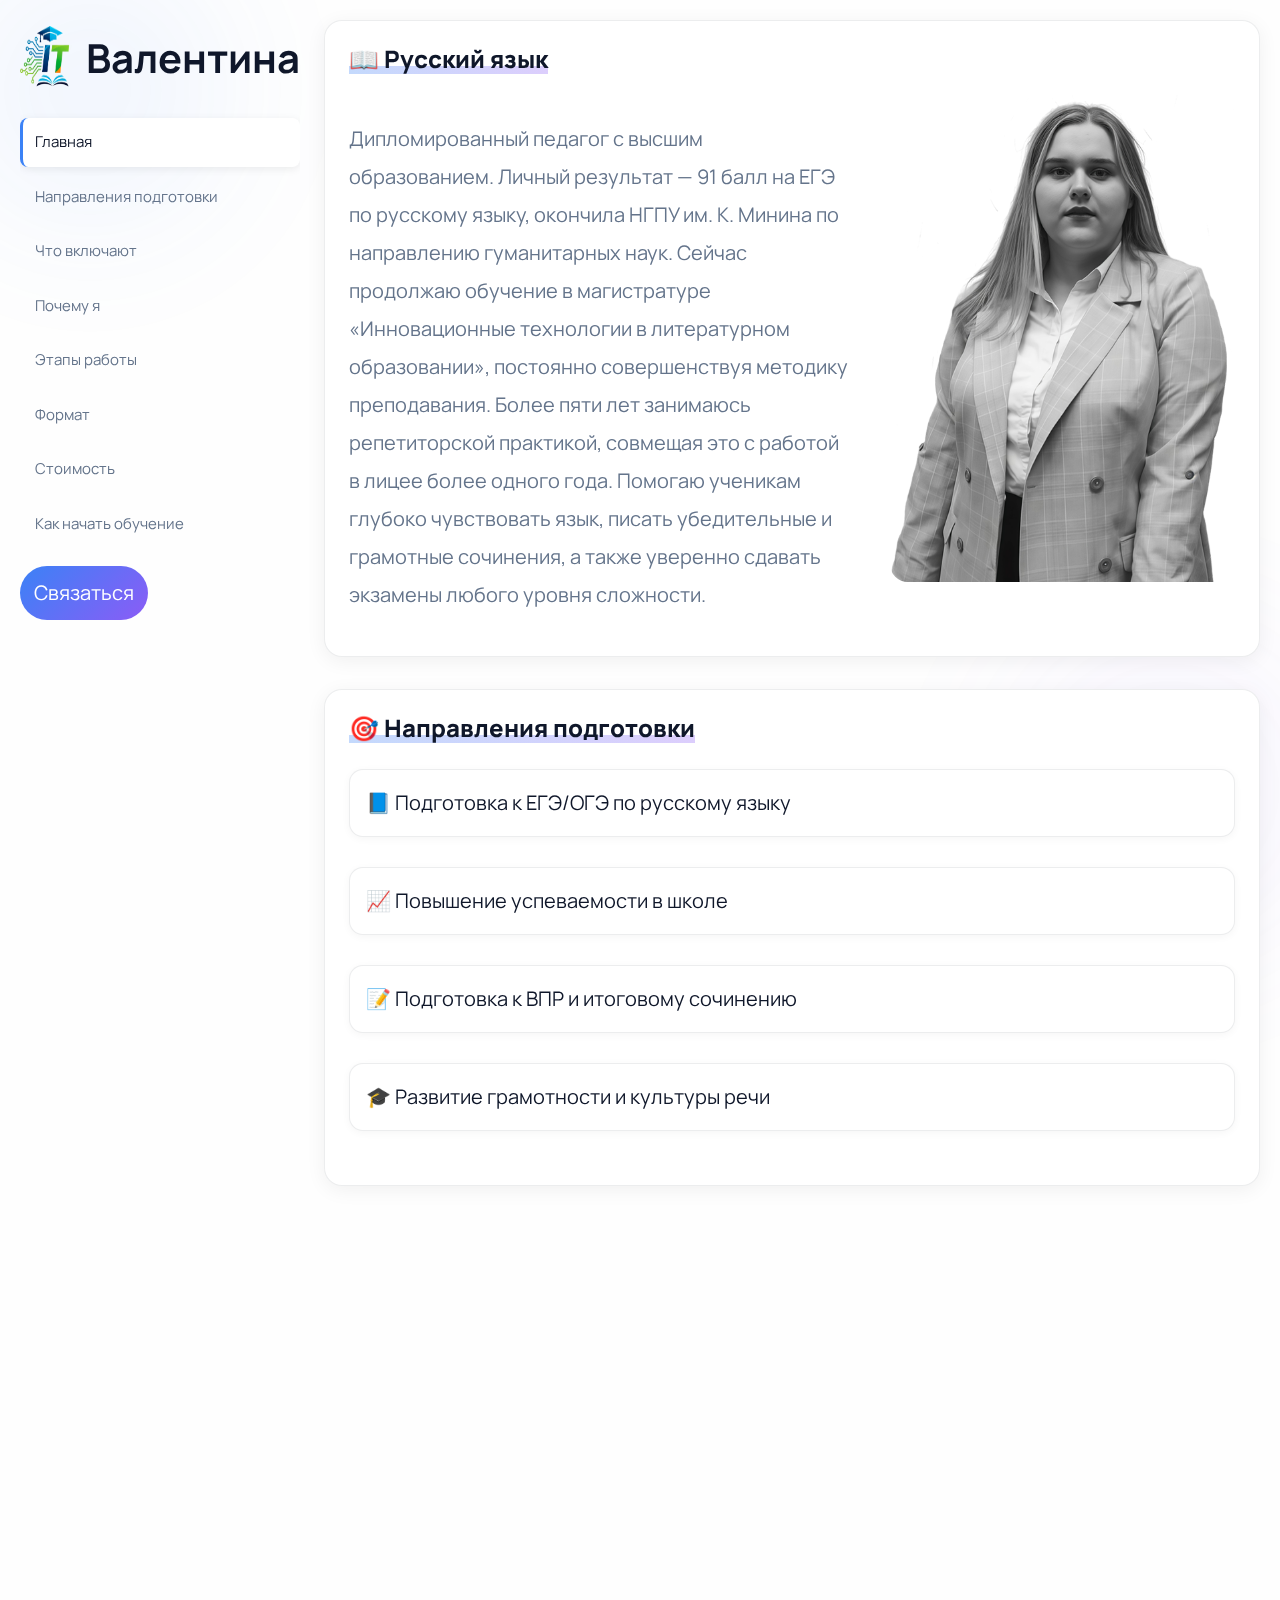
<file: Rus/Rus.html>
<!DOCTYPE html>
<html lang="ru">
<head>
  <meta charset="UTF-8" />
  <meta name="viewport" content="width=device-width, initial-scale=1, viewport-fit=cover" />
  <title>Ераполова Валентина Александровна — Репетитор по русскому языку</title>
  <link href="https://fonts.googleapis.com/css2?family=Manrope:wght@400;600;800&family=Playfair+Display:wght@700&display=swap" rel="stylesheet">
  <link rel="stylesheet" href="../css/base.css">
  <link rel="stylesheet" href="../css/layout.css">
  <link rel="stylesheet" href="../css/buttons.css">
</head>
<body>
<div class="layout">
  <aside class="sidebar">
    <div class="brand"><a href="../index.html"><div class="brand-logo" aria-label="tutITech логотип">
      <img src="../logo.png" alt="tutITech логотип"/>
    </div><h1>Валентина</h1></a><button class="menu-toggle" aria-controls="toc" aria-expanded="false">Меню</button></div>
    <nav class="nav" id="toc">
      <a href="#hero" class="active">Главная</a>
      <a href="#directions">Направления подготовки</a>
      <a href="#includes">Что включают</a>
      <a href="#why">Почему я</a>
      <a href="#workflow">Этапы работы</a>
      <a href="#format">Формат</a>
      <a href="#price">Стоимость</a>
      <a href="#join">Как начать обучение</a>
    </nav>
    <a class="pill contact" href="https://t.me/tutITech_official" target="_blank">Связаться</a>
  </aside>
  <main>
    <section class="card hero" id="hero">
      <div class="hero-content">
        <div class="section-title"><h2>📖 Русский язык</h2></div>
        <p>Дипломированный педагог с высшим образованием. Личный результат — 91 балл на ЕГЭ по русскому языку, окончила НГПУ им. К. Минина по направлению гуманитарных наук. Сейчас продолжаю обучение в магистратуре «Инновационные технологии в литературном образовании», постоянно совершенствуя методику преподавания. Более пяти лет занимаюсь репетиторской практикой, совмещая это с работой в лицее более одного года. Помогаю ученикам глубоко чувствовать язык, писать убедительные и грамотные сочинения, а также уверенно сдавать экзамены любого уровня сложности.</p>
      </div>
      <div class="photo-wrap">
        <img class="photo" src="repetitor.png" alt="Ераполова Валентина Александровна"/>
      </div>
    </section>

    <section class="card" id="directions">
      <div class="section-title"><h2>🎯 Направления подготовки</h2></div>
      <ul class="card-list">
        <li>📘 Подготовка к ЕГЭ/ОГЭ по русскому языку</li>
        <li>📈 Повышение успеваемости в школе</li>
        <li>📝 Подготовка к ВПР и итоговому сочинению</li>
        <li>🎓 Развитие грамотности и культуры речи</li>
      </ul>
    </section>

    <section class="card" id="includes">
      <div class="section-title"><h2>⚡ Что включают занятия</h2></div>
      <ul class="card-list">
        <li>🔍 Диагностика знаний и индивидуальный план</li>
        <li>📖 Разбор теории + практические задания</li>
        <li>✍️ Тренировка написания сочинений и изложений</li>
        <li>💬 Работа над речью, орфографией и пунктуацией</li>
      </ul>
    </section>

    <section class="card" id="why">
      <div class="section-title"><h2>Почему я</h2></div>
      <ul class="card-list">
        <li>✔ Собственный результат 91 балл на ЕГЭ + профильное гуманитарное образование</li>
        <li>✔ Магистратура по инновационным технологиям помогает внедрять современные методики</li>
        <li>✔ Опыт работы в лицее: знаю требования школ и экзаменационные стандарты</li>
        <li>✔ Индивидуальные дорожные карты, регулярная обратная связь и поддержка мотивации</li>
      </ul>
    </section>

    <section class="card" id="workflow">
      <div class="section-title"><h2>Этапы работы</h2></div>
      <ol class="step-list">
        <li>
          <div class="step-button">
            <div class="step-badge">1</div>
            <div class="step-text">Диагностика — определяем уровень, цели и дедлайны ученика</div>
          </div>
        </li>
        <li>
          <div class="step-button">
            <div class="step-badge">2</div>
            <div class="step-text">План подготовки — подбираю темы, формат занятий и материалы</div>
          </div>
        </li>
        <li>
          <div class="step-button">
            <div class="step-badge">3</div>
            <div class="step-text">Практика — решаем типовые задания, разбираем ошибки, пишем сочинения</div>
          </div>
        </li>
        <li>
          <div class="step-button">
            <div class="step-badge">4</div>
            <div class="step-text">Контроль прогресса — мини‑контрольные, срезы знаний и обратная связь</div>
          </div>
        </li>
      </ol>
    </section>

    <section class="card" id="format">
      <div class="section-title"><h2>🖥 Формат занятий</h2></div>
      <ul class="card-list">
        <li>🖥️ Онлайн‑уроки в Zoom с интерактивной доской и совместными документами</li>
        <li>📝 Домашние задания с подробным разбором</li>
        <li>📂 Доступ к презентациям, чек-листам и словарям</li>
      </ul>
    </section>

    <section class="card" id="price">
      <div class="section-title"><h2>💰 Стоимость</h2></div>
      <ul class="card-list">
        <li>ОГЭ — 2000 ₽ за час</li>
        <li>ЕГЭ — 2500 ₽ за час</li>
      </ul>
    </section>

    <section class="card" id="join">
      <div class="section-title"><h2>Как начать обучение и связаться</h2></div>
      <ol class="step-list">
        <li>
          <div class="step-button">
            <div class="step-badge">1</div>
            <div class="step-text">🚀 Свяжитесь с нами в <a href="https://t.me/tutITech_official" target="_blank" rel="noopener">Telegram</a></div>
          </div>
        </li>
        <li>
          <div class="step-button">
            <div class="step-badge">2</div>
            <div class="step-text">🔍 Проводим диагностику и планируем маршрут подготовки</div>
          </div>
        </li>
        <li>
          <div class="step-button">
            <div class="step-badge">3</div>
            <div class="step-text">📅 Назначаем первую встречу и стартуем обучение</div>
          </div>
        </li>
      </ol>
      <p>📲 Напишите нам — поможем подобрать формат занятий под ваши цели.</p>
      <a class="btn full-accent" href="https://t.me/tutITech_official" target="_blank">Написать в Telegram</a>
    </section>
  </main>
</div>
<script src="../js/animateCardsOnScroll.js" defer></script>
<script src="../js/activeNavHighlight.js" defer></script>
<script src="../js/mobileNavToggle.js" defer></script>
</body>
</html>
</file>
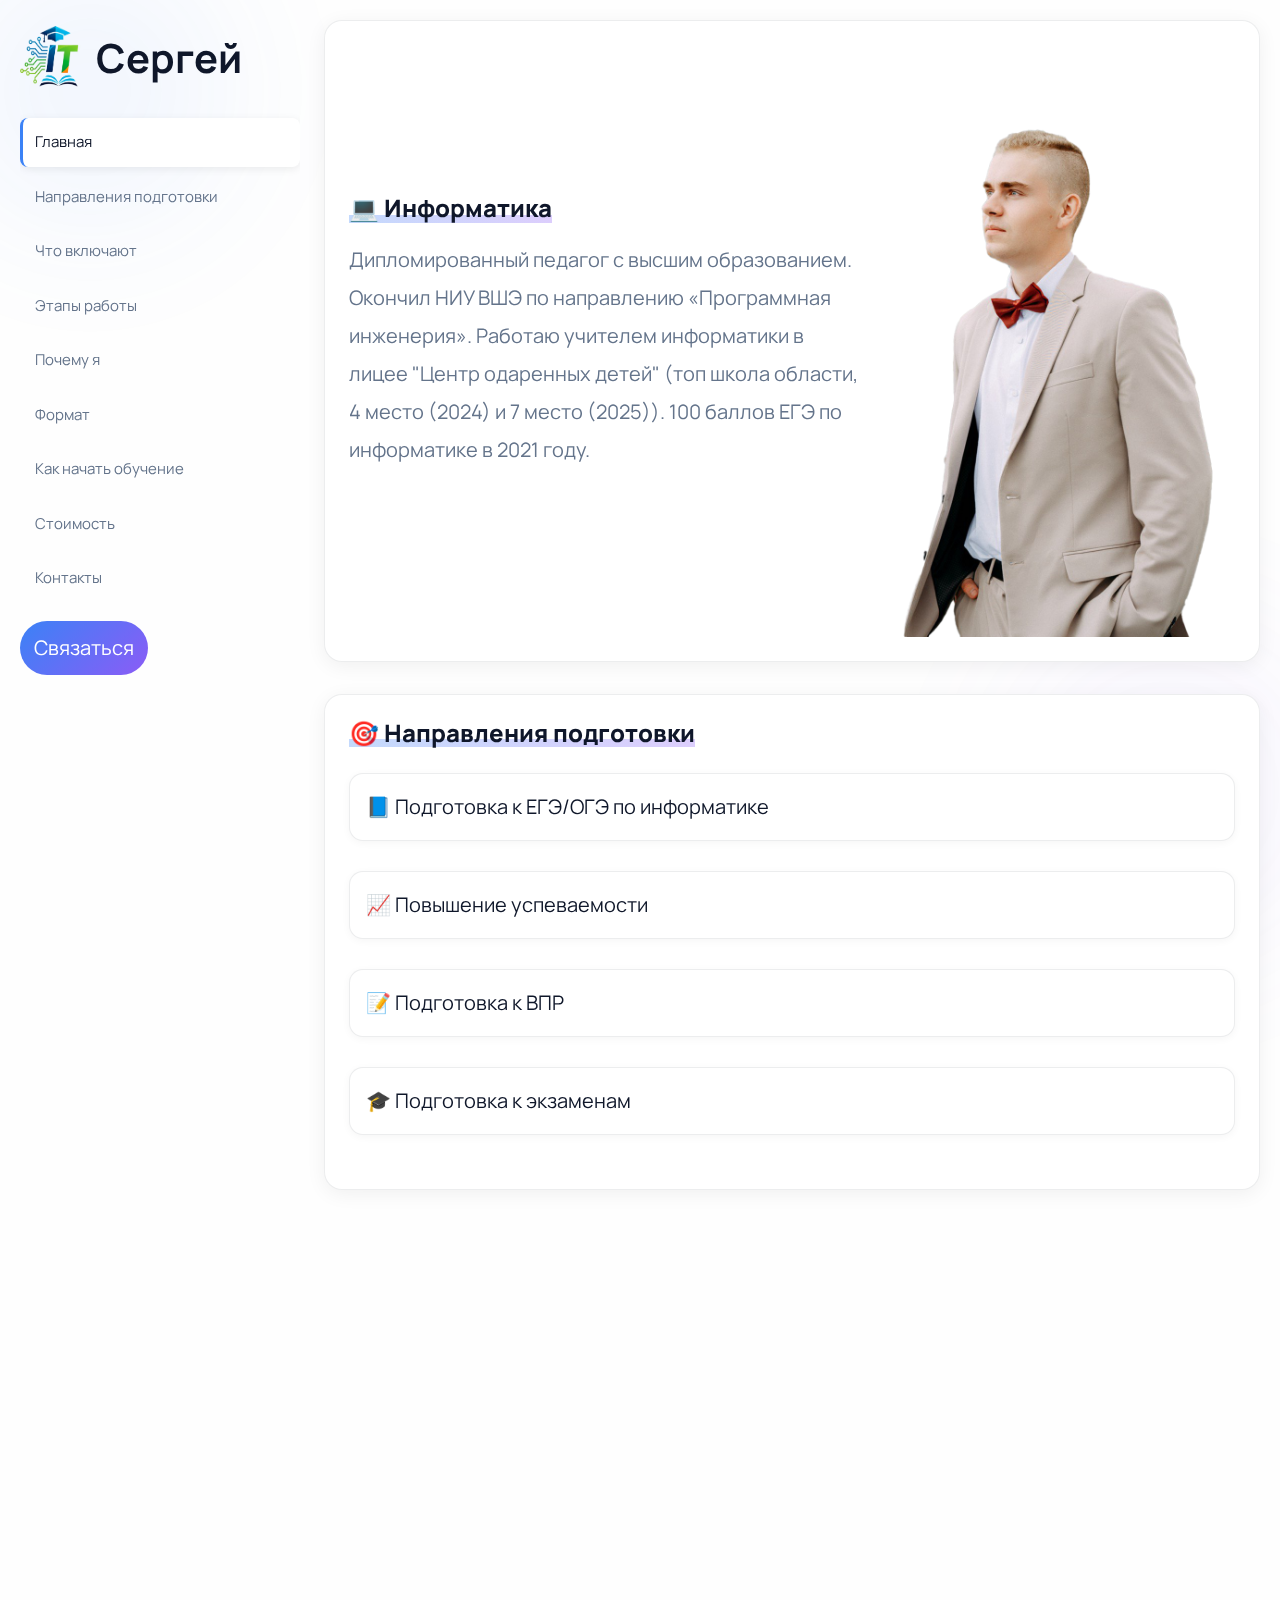
<file: Sergey/Sergey.html>
<!DOCTYPE html>
<html lang="ru">
<head>
  <meta charset="UTF-8" />
  <meta name="viewport" content="width=device-width, initial-scale=1, viewport-fit=cover" />
  <title>Сергей — Репетитор по информатике</title>
  <link href="https://fonts.googleapis.com/css2?family=Manrope:wght@400;600;800&family=Playfair+Display:wght@700&display=swap" rel="stylesheet">
  <link rel="stylesheet" href="../css/base.css">
  <link rel="stylesheet" href="../css/layout.css">
  <link rel="stylesheet" href="../css/buttons.css">
</head>
<body>
<div class="layout">
  <aside class="sidebar">
    <div class="brand"><a href="../index.html"><div class="brand-logo" aria-label="tutITech логотип">
      <img src="../logo.png" alt="tutITech логотип"/>
    </div><h1>Сергей</h1></a><button class="menu-toggle" aria-controls="toc" aria-expanded="false">Меню</button></div>
    <nav class="nav" id="toc">
      <a href="#hero" class="active">Главная</a>
      <a href="#directions">Направления подготовки</a>
      <a href="#includes">Что включают</a>
      <a href="#workflow">Этапы работы</a>
      <a href="#benefits">Почему я</a>
      <a href="#format">Формат</a>
      <a href="#join">Как начать обучение</a>
      <a href="#price">Стоимость</a>
      <a href="#contact">Контакты</a>
    </nav>
    <a class="pill contact" href="https://t.me/tutITech_official" target="_blank">Связаться</a>
  </aside>
  <main>
    <section class="card hero" id="hero">
      <div>
        <div class="section-title"><h2>💻 Информатика</h2></div>
        <p>Дипломированный педагог с высшим образованием. Окончил НИУ ВШЭ по направлению «Программная инженерия». Работаю учителем информатики в лицее "Центр одаренных детей" (топ школа области, 4 место (2024) и 7 место (2025)). 100 баллов ЕГЭ по информатике в 2021 году.</p>
      </div>
      <div class="photo-wrap">
        <img class="photo" src="repetitor.png" alt="Сергей"/>
      </div>
    </section>

    <section class="card" id="directions">
      <div class="section-title"><h2>🎯 Направления подготовки</h2></div>
      <ul class="card-list">
        <li>📘 Подготовка к ЕГЭ/ОГЭ по информатике</li>
        <li>📈 Повышение успеваемости</li>
        <li>📝 Подготовка к ВПР</li>
        <li>🎓 Подготовка к экзаменам</li>
      </ul>
    </section>

    <section class="card" id="includes">
      <div class="section-title"><h2>⚡ Что включают занятия</h2></div>
      <ul class="card-list">
        <li>📖 Понятное объяснение</li>
        <li>🛠 Полный разбор ошибок</li>
        <li>🎯 Закрытие пробелов</li>
        <li>💡 Развитие мышления</li>
      </ul>
      
    </section>

    <section class="card" id="workflow">
      <div class="section-title"><h2>Этапы работы</h2></div>
      <ol class="step-list">
        <li>
          <div class="step-button">
            <div class="step-badge">1</div>
            <div class="step-text">Диагностика — выявляем пробелы и определяем цели (оценка, дата экзамена, желаемый балл)</div>
          </div>
        </li>
        <li>
          <div class="step-button">
            <div class="step-badge">2</div>
            <div class="step-text">Индивидуальный план — подбираю темп, методику и формат заданий под ученика</div>
          </div>
        </li>
        <li>
          <div class="step-button">
            <div class="step-badge">3</div>
            <div class="step-text">Практика и разборы — закрепляем материал задачами, подробно разбираем ошибки</div>
          </div>
        </li>
        <li>
          <div class="step-button">
            <div class="step-badge">4</div>
            <div class="step-text">Контроль прогресса — промежуточные проверки, мини‑контрольные, отчёты родителям</div>
          </div>
        </li>
      </ol>
    </section>

    <section class="card" id="benefits">
      <div class="section-title"><h2>⚡ Почему выбирают меня</h2></div>
      <ul class="card-list">
        <li>✔ Выдается курс, по которому идет обучение (родитель может отслеживать прогресс)</li>
        <li>✔ Обучаю нейросетям и выдаю аккаунты с премиум‑доступом (если нужно)</li>
        <li>✔ Большой опыт и индивидуальный подход</li>
        <li>✔ Постоянная обратная связь с родителями</li>
        <li>✔ Объяснение «на пальцах» даже сложных тем</li>
        <li>✔ Всегда на связи — можно задавать вопросы вне занятий</li>
        <li>✔ Помогаю поверить в свои силы</li>
      </ul>
    </section>

    <section class="card" id="format">
      <div class="section-title"><h2>🖥 Формат занятий</h2></div>
      <ul class="card-list">
        <li>🖥️ Живые онлайн‑уроки в zoom с интерактивной доской Miro (или другая платформа для связи на ваш выбор)</li>
        <li>📝 Персональный план и регулярный понятный фидбек</li>
        <li>📂 Используем параллельно курс на Stepic. Все материалы и домашние — всегда под рукой</li>
        <li>🤖 Учимся работать с нейросетями для более быстрой и качественной подготовки</li>
      </ul>
    </section>

    <section class="card" id="join">
      <div class="section-title"><h2>Как начать обучение</h2></div>
      <ol class="step-list">
        <li>
          <div class="step-button">
            <div class="step-badge">1</div>
            <div class="step-text">🚀 Свяжитесь с нами в <a href="https://t.me/tutITech_official" target="_blank" rel="noopener">Telegram</a></div>
          </div>
        </li>
        <li>
          <div class="step-button">
            <div class="step-badge">2</div>
            <div class="step-text">🔍 Проводим бесплатную диагностику уровня и целей</div>
          </div>
        </li>
        <li>
          <div class="step-button">
            <div class="step-badge">3</div>
            <div class="step-text">📅 Назначаем первую встречу и начинаем обучение</div>
          </div>
        </li>
      </ol>
    </section>

    <section class="card" id="price">
      <div class="section-title"><h2>💰 Стоимость</h2></div>
      <ul class="card-list">
        <li>45 минут — 1500 ₽</li>
        <li>60 минут — 2000 ₽</li>
        <li>90 минут — 3000 ₽</li>
      </ul>
    </section>

    <section class="card" id="policy">
      <div class="section-title"><h2>Оплата и отмена</h2></div>
      <ol class="step-list">
        <li>
          <div class="step-button">
            <div class="step-badge">1</div>
            <div class="step-text">Оплачиваются сразу несколько занятий</div>
          </div>
        </li>
        <li>
          <div class="step-button">
            <div class="step-badge">2</div>
            <div class="step-text">В случае отмены занятия учеником менее чем за 3 часа, деньги за занятие не возвращаются</div>
          </div>
        </li>
      </ol>
    </section>

    <section class="card" id="contact">
      <div class="section-title"><h2>Связь</h2></div>
      <p>📲 Напишите нам — поможем подобрать преподавателя и стартовать комфортно.</p>
      <a class="btn full-accent" href="https://t.me/tutITech_official" target="_blank">Написать в Telegram</a>
    </section>
  </main>
</div>
<script src="../js/animateCardsOnScroll.js" defer></script>
<script src="../js/activeNavHighlight.js" defer></script>
<script src="../js/mobileNavToggle.js" defer></script>
</body>
</html>
</file>
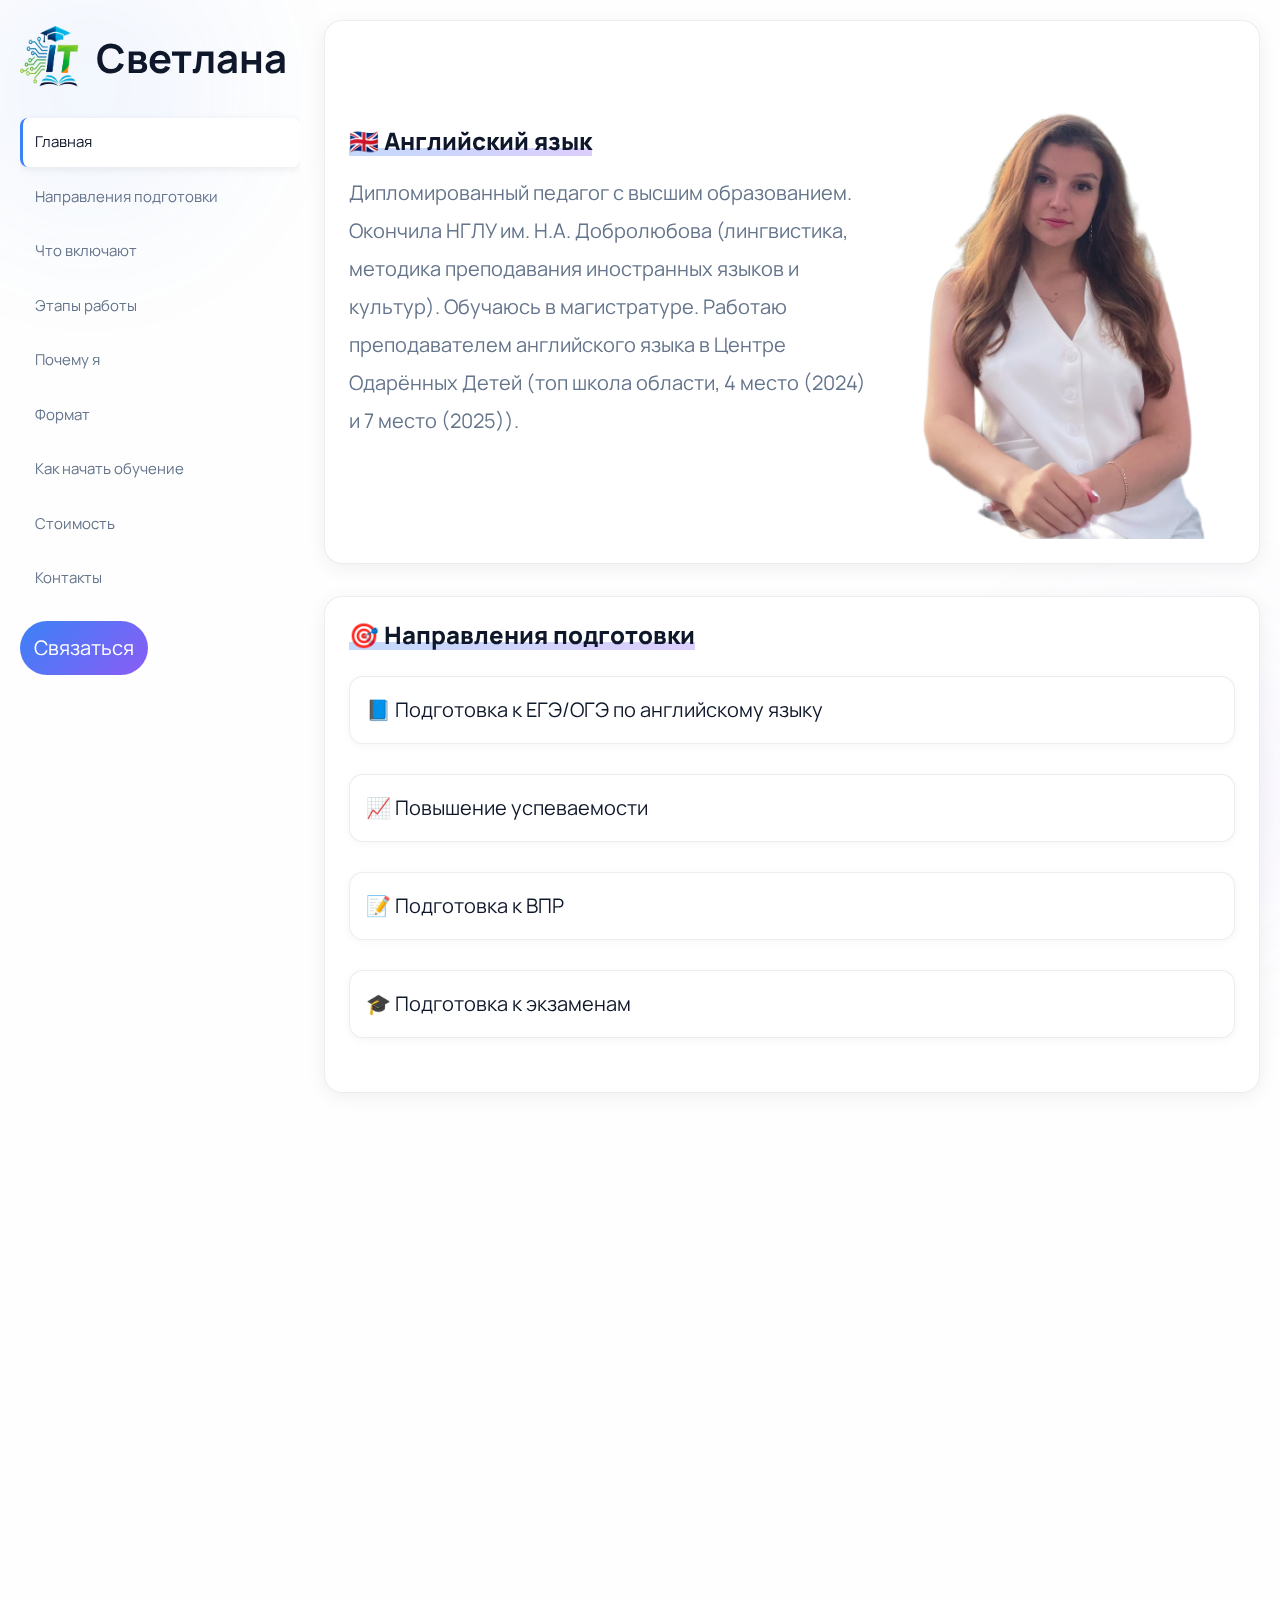
<file: Svetlana/Svetlana.html>
<!DOCTYPE html>
<html lang="ru">
<head>
  <meta charset="UTF-8" />
  <meta name="viewport" content="width=device-width, initial-scale=1" />
  <title>Светлана — Преподаватель английского языка</title>
  <link href="https://fonts.googleapis.com/css2?family=Manrope:wght@400;600;800&family=Playfair+Display:wght@700&display=swap" rel="stylesheet">
  <link rel="stylesheet" href="../css/base.css">
  <link rel="stylesheet" href="../css/layout.css">
  <link rel="stylesheet" href="../css/buttons.css">
</head>
<body>
<div class="layout">
  <aside class="sidebar">
    <div class="brand"><a href="../index.html"><div class="brand-logo" aria-label="tutITech логотип">
      <img src="../logo.png" alt="tutITech логотип"/>
    </div><h1>Светлана</h1></a></div>
    <nav class="nav" id="toc">
      <a href="#hero" class="active">Главная</a>
      <a href="#directions">Направления подготовки</a>
      <a href="#includes">Что включают</a>
      <a href="#workflow">Этапы работы</a>
      <a href="#benefits">Почему я</a>
      <a href="#format">Формат</a>
      <a href="#join">Как начать обучение</a>
      <a href="#price">Стоимость</a>
      <a href="#contact">Контакты</a>
    </nav>
    <a class="pill contact" href="https://t.me/tutITech_official" target="_blank">Связаться</a>
  </aside>
  <main>
    <section class="card hero" id="hero">
      <div>
        <div class="section-title"><h2>🇬🇧 Английский язык</h2></div>
        <p>Дипломированный педагог с высшим образованием. Окончила НГЛУ им. Н.А. Добролюбова (лингвистика, методика преподавания иностранных языков и культур). Обучаюсь в магистратуре. Работаю преподавателем английского языка в Центре Одарённых Детей (топ школа области, 4 место (2024) и 7 место (2025)).</p>
      </div>
      <div class="photo-wrap">
        <img class="photo" src="repetitor.png" alt="Светлана"/>
      </div>
    </section>

    

    <section class="card" id="directions">
      <div class="section-title"><h2>🎯 Направления подготовки</h2></div>
      <ul class="card-list">
        <li>📘 Подготовка к ЕГЭ/ОГЭ по английскому языку</li>
        <li>📈 Повышение успеваемости</li>
        <li>📝 Подготовка к ВПР</li>
        <li>🎓 Подготовка к экзаменам</li>
      </ul>
    </section>

    <section class="card" id="includes">
      <div class="section-title"><h2>⚡ Что включают занятия</h2></div>
      <ul class="card-list">
        <li>💬 Разговорная практика с первого урока</li>
        <li>🛠 Минимум теории, максимум практики</li>
        <li>🎤 Постановка произношения</li>
        <li>👤 Индивидуальный подход к каждому ученику</li>
      </ul>
    </section>

    <section class="card" id="workflow">
      <div class="section-title"><h2>Этапы работы</h2></div>
      <ol class="step-list">
        <li>
          <div class="step-button">
            <div class="step-badge">1</div>
            <div class="step-text">Знакомство и диагностика — определяем уровень, цели и предпочтения ученика</div>
          </div>
        </li>
        <li>
          <div class="step-button">
            <div class="step-badge">2</div>
            <div class="step-text">Подбор подходящей методики — коммуникативный подход и современные платформы</div>
          </div>
        </li>
        <li>
          <div class="step-button">
            <div class="step-badge">3</div>
            <div class="step-text">Живое общение — диалоги, игры и обсуждения для развития разговорных навыков</div>
          </div>
        </li>
        <li>
          <div class="step-button">
            <div class="step-badge">4</div>
            <div class="step-text">Обратная связь — регулярные отчёты о прогрессе и рекомендации</div>
          </div>
        </li>
      </ol>
    </section>

    <section class="card" id="benefits">
      <div class="section-title"><h2>⚡ Почему выбирают меня</h2></div>
      <ul class="card-list">
        <li>✔ Коммуникативный подход и живое общение</li>
        <li>✔ Минимум зазубривания — максимум практики</li>
        <li>✔ Помощь в постановке правильного произношения</li>
        <li>✔ Работаю как с детьми, так и со взрослыми</li>
        <li>✔ Комфортная и дружелюбная атмосфера на уроках</li>
        <li>✔ Объясняю понятно и увлекательно</li>
        <li>✔ Гибкий график и индивидуальный подход</li>
      </ul>
    </section>

    <section class="card" id="format">
      <div class="section-title"><h2>🖥 Формат занятий</h2></div>
      <ul class="card-list">
        <li>🖥️ Живые онлайн‑уроки в zoom с интерактивной доской Miro (или другая платформа для связи на ваш выбор)</li>
        <li>📝 Персональный план и регулярный понятный фидбек</li>
        <li>📂 Работаем с платформой Progressme. Все материалы и домашние — всегда под рукой</li>
      </ul>
    </section>

    <section class="card" id="join">
      <div class="section-title"><h2>Как начать обучение</h2></div>
      <ol class="step-list">
        <li>
          <div class="step-button">
            <div class="step-badge">1</div>
            <div class="step-text">🚀 Свяжитесь с нами в <a href="https://t.me/tutITech_official" target="_blank" rel="noopener">Telegram</a></div>
          </div>
        </li>
        <li>
          <div class="step-button">
            <div class="step-badge">2</div>
            <div class="step-text">🔍 Проводим бесплатную диагностику уровня и целей</div>
          </div>
        </li>
        <li>
          <div class="step-button">
            <div class="step-badge">3</div>
            <div class="step-text">📅 Назначаем первую встречу и начинаем обучение</div>
          </div>
        </li>
      </ol>
    </section>

    <section class="card" id="price">
      <div class="section-title"><h2>💰 Стоимость</h2></div>
      <ul class="card-list">
        <li>45 минут — 1500 ₽</li>
        <li>60 минут — 2000 ₽</li>
        <li>90 минут — 3000 ₽</li>
      </ul>
    </section>

    <section class="card" id="policy">
      <div class="section-title"><h2>Оплата и отмена</h2></div>
      <ol class="step-list">
        <li>
          <div class="step-button">
            <div class="step-badge">1</div>
            <div class="step-text">Оплачиваются сразу несколько занятий</div>
          </div>
        </li>
        <li>
          <div class="step-button">
            <div class="step-badge">2</div>
            <div class="step-text">В случае отмены занятия учеником менее чем за 3 часа, деньги за занятие не возвращаются</div>
          </div>
        </li>
      </ol>
    </section>

    <section class="card" id="contact">
      <div class="section-title"><h2>Связь</h2></div>
      <p>📲 Напишите нам — поможем подобрать преподавателя и стартовать комфортно.</p>
      <a class="btn full-accent" href="https://t.me/tutITech_official" target="_blank">Написать в Telegram</a>
    </section>
  </main>
</div>
<script>
  const io = new IntersectionObserver((entries)=>{
    entries.forEach(e=>{ if(e.isIntersecting){ e.target.classList.add('show'); io.unobserve(e.target);} })
  },{threshold:.15});
  document.querySelectorAll('.card').forEach(el=>io.observe(el));

  // price slider removed
</script>
</body>
</html>
</file>
<file: css/base.css>
:root {
  --bg:#fefefe;
  --ink:#0f172a;
  --muted:#64748b;
  --accent:#3b82f6;
  --accent-2:#8b5cf6;
  --card:#ffffff;
  --ring: rgba(15,23,42,.08);
  /* JS sets this based on real header height when it's fixed */
  --header-h: 0px;
}
*{margin:0;padding:0;box-sizing:border-box}
img{max-width:100%;height:auto}
body{font-family:'Manrope',sans-serif;background:var(--bg);color:var(--ink);font-size:20px;line-height:1.9;-webkit-font-smoothing:antialiased;-moz-osx-font-smoothing:grayscale;text-rendering:optimizeLegibility}
p{margin:12px 0 18px}
ul,ol{margin:12px 0 20px 26px}
li{margin:8px 0}
html{
  scroll-behavior:smooth;
  scroll-padding-top:calc(var(--header-h) + env(safe-area-inset-top, 0px));
}
/* Better touch targets and mobile interactions */
a,button{touch-action:manipulation;-webkit-tap-highlight-color:rgba(59,130,246,0.1)}
/* Prevent text size adjustment on iOS */
@media screen and (max-width:900px){
  html{-webkit-text-size-adjust:100%;text-size-adjust:100%}
  body{font-size:17px;line-height:1.75}
  p{margin:10px 0 16px;font-size:16px;line-height:1.6}
  ul,ol{margin:10px 0 18px 22px}
  li{margin:6px 0;font-size:16px;line-height:1.6}
}
@media screen and (max-width:480px){
  body{font-size:16px;line-height:1.7}
  p{margin:8px 0 14px;font-size:15px;line-height:1.6}
  ul,ol{margin:8px 0 16px 20px}
  li{margin:5px 0;font-size:15px;line-height:1.6}
}
@media screen and (max-width:360px){
  body{font-size:15px;line-height:1.65}
  p{margin:6px 0 12px;font-size:14px;line-height:1.6}
  ul,ol{margin:6px 0 14px 18px}
  li{margin:4px 0;font-size:14px;line-height:1.6}
}
</file>
<file: css/layout.css>
.layout{display:grid;grid-template-columns:280px 1fr;gap:24px;max-width:1400px;margin:auto;padding:20px}
@media(max-width:900px){.layout{grid-template-columns:1fr}}
.sidebar{position:sticky;top:20px;align-self:start;max-height:calc(100vh - 40px);overflow-y:auto;overflow-x:visible;padding-bottom:20px}
.brand{display:flex;align-items:center;gap:14px;margin-bottom:22px}
.brand a{display:flex;align-items:center;gap:12px;text-decoration:none;color:inherit}
.brand-logo{display:inline-block}
.brand-logo svg{width:64px;height:64px;display:block}
.brand-logo img{width:64px;height:64px;display:block}
.nav a{display:block;padding:10px 12px;margin-bottom:6px;border-radius:8px;text-decoration:none;color:var(--muted);transition:.3s;border-left:3px solid transparent;font-size:15px}
.nav a.active,.nav a:hover{background:var(--card);color:var(--ink);box-shadow:0 2px 8px rgba(0,0,0,.08);border-left-color:var(--accent)}
.pill{display:flex;align-items:center;gap:8px;margin-top:12px;padding:8px 14px;border:1px solid var(--ring);border-radius:999px;text-decoration:none;color:var(--ink);width:fit-content}
main{display:flex;flex-direction:column;gap:32px}
.card{background:var(--card);padding:24px;border-radius:18px;border:1px solid var(--ring);box-shadow:0 4px 20px rgba(0,0,0,.06);opacity:0;transform:translateY(20px);transition:.6s}
.card.show{opacity:1;transform:none}
.section-title{display:flex;justify-content:space-between;align-items:center;margin-bottom:18px}
.section-title h2{font-size:24px;font-weight:800;line-height:1.2;background-image:linear-gradient( to right, rgba(59,130,246,.3), rgba(139,92,246,.3) );background-repeat:no-repeat;background-size:100% 8px;background-position:0 100%}
.tag{font-size:13px;color:#fff;background:linear-gradient(135deg,var(--accent),var(--accent-2));padding:5px 12px;border-radius:999px}
.hero{display:grid;grid-template-columns:1.2fr .8fr;gap:24px;align-items:center}
.hero.hero-single{grid-template-columns:1fr;justify-items:center;text-align:center}
.hero.hero-single .hero-content{max-width:100%;width:100%;text-align:center;align-items:center}
.hero.hero-single .section-title{justify-content:center}
.hero.hero-single .hero-cta{justify-content:center}
@media(max-width:900px){.hero{grid-template-columns:1fr}}
.hero-content{display:flex;flex-direction:column;gap:16px;max-width:500px}
.hero-media{display:flex;justify-content:center}
.hero h3{font:700 36px 'Playfair Display',serif;line-height:1.2}
.hero p{color:var(--muted)}
.hero-cta{margin-top:14px;display:flex;gap:12px;flex-wrap:wrap}
.photo-wrap{display:grid;place-items:center;overflow:hidden;border-radius:18px;min-height:320px;background:transparent;animation:photoEnter 2s forwards}
@keyframes photoEnter{0%{transform:scale(2) translate(0,0);opacity:0}50%{transform:scale(1) translate(0,0);opacity:1}100%{transform:scale(1) translate(0,0);opacity:1}}
.photo{width:100%;height:100%;object-fit:contain;object-position:top center;display:block}
.teacher-grid{display:grid;grid-template-columns:repeat(auto-fit,minmax(200px,1fr));gap:14px}
.teacher-grid a{display:block;text-align:center;transition:.3s}
.teacher-grid a:hover{transform:translateY(-2px)}
.teacher-grid a img{width:100%;max-width:340px;height:340px;object-fit:contain;object-position:center;border-radius:14px;display:block;margin:0 auto 10px;background:transparent;transition:.4s;padding:20px;box-sizing:border-box}
.teacher-grid a img[data-subject="rus"]{object-position:center;padding-top:28px;padding-bottom:12px}
.teacher-grid a img[data-subject="inf"]{padding:28px}
.teacher-grid a:hover img{transform:scale(1.03)}
/* Teacher card text layout */
.teacher-grid a .teacher-name{display:block;font-weight:800;margin-top:8px;color:var(--ink);font-size:18px}
.teacher-grid a .teacher-role{display:block;color:var(--muted);margin-top:4px;white-space:nowrap;overflow:hidden;text-overflow:ellipsis;font-size:16px}
.teacher-grid a .teacher-subrole{display:block;color:var(--muted);margin-top:2px;opacity:.9;font-size:15px}
.reviews-caption{margin:0 0 14px;color:var(--muted)}
.reviews-gallery{display:grid;grid-template-columns:repeat(auto-fit,minmax(220px,1fr));gap:16px}
.reviews-gallery .review-card{background:var(--card);border-radius:16px;border:1px solid var(--ring);box-shadow:0 4px 12px rgba(0,0,0,.08);padding:12px;display:flex;align-items:center;justify-content:center;cursor:pointer;position:relative;overflow:hidden;transition:transform .2s ease, box-shadow .2s ease}
.reviews-gallery .review-card:hover{transform:translateY(-2px);box-shadow:0 8px 24px rgba(59,130,246,.15)}
.reviews-gallery .review-card img{width:100%;height:auto;border-radius:12px;display:block;transition:transform .2s ease}
.reviews-gallery .review-card:hover img{transform:scale(1.02)}
.reviews-gallery .review-card button{position:absolute;inset:0;border:none;background:transparent;cursor:pointer}

.reviews-modal{position:fixed;inset:0;background:rgba(15,23,42,.75);display:flex;align-items:center;justify-content:center;z-index:999;opacity:0;pointer-events:none;transition:opacity .2s ease}
.reviews-modal.is-open{opacity:1;pointer-events:auto}
.reviews-modal__inner{background:var(--card);border-radius:20px;padding:18px;max-width:min(90vw,720px);width:100%;box-shadow:0 20px 60px rgba(0,0,0,.2);border:1px solid var(--ring);position:relative}
.reviews-modal__media{max-height:75vh;overflow:auto;border-radius:14px}
.reviews-modal__media img{width:100%;height:auto;display:block;border-radius:14px}
.reviews-modal__close{position:absolute;top:12px;right:12px;border:none;background:rgba(15,23,42,.06);color:var(--ink);padding:8px 12px;border-radius:999px;font-weight:600;cursor:pointer;transition:.2s ease}
.reviews-modal__close:hover{background:rgba(15,23,42,.12)}
footer{text-align:center;margin:46px 0 12px;color:var(--muted);font-size:15px}
.card{transition:.4s}
.card:hover{transform:translateY(-2px);box-shadow:0 8px 24px rgba(0,0,0,.1)}
details{border:1px solid var(--ring);border-radius:12px;padding:12px 14px;background:var(--card);box-shadow:0 2px 8px rgba(0,0,0,.04)}
details+details{margin-top:10px}
summary{cursor:pointer;font-weight:700;list-style:none}
summary::-webkit-details-marker{display:none}
summary::after{content:'▸';margin-left:6px;transition:.2s}
details[open] summary::after{transform:rotate(90deg)}
details p{max-height:0;overflow:hidden;opacity:.2;transition:max-height .35s ease, opacity .35s ease;margin:8px 0 0}
details[open] p{max-height:240px;opacity:1}
body::before, body::after{content:"";position:fixed;inset:auto;z-index:-1;filter:blur(60px);opacity:.35;pointer-events:none}
body::before{top:-120px;left:-120px;width:420px;height:420px;background:radial-gradient(closest-side, rgba(59,130,246,.25), transparent)}
body::after{bottom:-140px;right:-140px;width:500px;height:500px;background:radial-gradient(closest-side, rgba(139,92,246,.2), transparent)}

/* Lists as cards */
.card-list{display:flex;flex-direction:column;gap:14px;margin:14px 0 22px 0;padding:0;list-style:none}
.card-list li{background:var(--card);border:1px solid var(--ring);border-radius:14px;padding:14px 16px;box-shadow:0 2px 8px rgba(0,0,0,.04)}

/* Help list (Irina page) */
.help-list{list-style:none;margin:12px 0 20px 0;padding:0;display:flex;flex-direction:column;gap:10px}
.help-list li{background:var(--card);border:1px solid var(--ring);border-radius:12px;padding:12px 14px;box-shadow:0 2px 8px rgba(0,0,0,.04)}

/* Steps (vertical) */
.step-list{list-style:none;margin:14px 0 0;padding:0;display:flex;flex-direction:column;gap:12px}
.step-list li{margin:0}
.step-button{display:flex;align-items:center;gap:14px;padding:16px 18px;border-radius:14px;background:var(--card);border:1px solid var(--ring);box-shadow:0 2px 8px rgba(0,0,0,.06);transition:.2s}
.step-button:hover{box-shadow:0 4px 16px rgba(59,130,246,.15);transform:translateY(-1px)}
.step-badge{width:42px;height:42px;border-radius:50%;display:grid;place-items:center;background:linear-gradient(135deg,var(--accent),var(--accent-2));color:#fff;font-weight:800}
.step-text{flex:1}

/* Price slider */
.slider{width:100%;-webkit-appearance:none;appearance:none;height:4px;background:var(--ring);border-radius:999px;outline:none}
.slider::-webkit-slider-runnable-track{height:4px;background:var(--ring);border-radius:999px}
.slider::-webkit-slider-thumb{-webkit-appearance:none;width:16px;height:16px;border-radius:50%;background:linear-gradient(135deg,var(--accent),var(--accent-2));border:none;box-shadow:0 2px 6px rgba(0,0,0,.2);margin-top:-6px;transition:transform .15s ease}
.slider:active::-webkit-slider-thumb{transform:scale(1.05)}
.slider::-moz-range-track{height:4px;background:var(--ring);border-radius:999px}
.slider::-moz-range-thumb{width:16px;height:16px;border-radius:50%;background:linear-gradient(135deg,var(--accent),var(--accent-2));border:none;box-shadow:0 2px 6px rgba(0,0,0,.2);transition:transform .15s ease}
.slider:active::-moz-range-thumb{transform:scale(1.05)}
#contact .btn{margin-top:10px}
.menu-toggle{display:none}

/* Mobile adaptations */
@media(max-width:760px){
  body{font-size:18px;line-height:1.85}
  .layout{padding:16px;gap:18px}
  .brand-logo svg{width:48px;height:48px}
  .brand-logo img{width:48px;height:48px}
  .nav a{padding:10px 12px;margin-bottom:6px;border-radius:8px}
  .card{padding:22px;border-radius:16px}
  .section-title h2{font-size:24px;background-size:100% 8px}
  .hero{gap:16px}
  .hero h3{font:700 30px 'Playfair Display',serif}
  .photo-wrap{min-height:280px;border-radius:16px}
  .btn{padding:12px 16px;border-radius:10px}
  .step-badge{width:36px;height:36px}
  body::before, body::after{opacity:.28}
  .slider{height:3px}
  .slider::-webkit-slider-runnable-track{height:3px}
  .slider::-webkit-slider-thumb{width:14px;height:14px;margin-top:-5.5px}
  .slider::-moz-range-track{height:3px}
  .slider::-moz-range-thumb{width:14px;height:14px}
  .price-display{font-size:16px}
  .teacher-grid a .teacher-name{font-size:16px}
  .teacher-grid a .teacher-role,.teacher-grid a .teacher-subrole{font-size:14px}
  /* mobile nav toggle */
  .menu-toggle{display:inline-flex;align-items:center;justify-content:center;padding:10px 12px;border:1px solid var(--ring);border-radius:10px;background:var(--card);color:var(--ink);cursor:pointer;margin-left:auto}
  .menu-toggle[aria-expanded="true"]{background:linear-gradient(135deg,var(--accent),var(--accent-2));color:#fff;border:none}
  .sidebar .nav{display:none}
  .sidebar .nav.is-open{display:block;max-height:calc(100vh - 200px);overflow-y:auto;overflow-x:visible;-webkit-overflow-scrolling:touch}
}
@media(max-width:420px){
  body{font-size:16px}
  .layout{padding:12px;gap:14px}
  .section-title h2{font-size:20px;background-size:100% 6px}
  .hero h3{font:700 24px 'Playfair Display',serif}
  .photo-wrap{min-height:220px}
  .teacher-grid a img{height:260px;max-width:260px}
  .card-list{grid-template-columns:1fr}
  .step-button{padding:14px}
  .step-badge{width:32px;height:32px}
  .pill{padding:6px 10px}
  .teacher-grid a .teacher-name{font-size:15px}
  .teacher-grid a .teacher-role,.teacher-grid a .teacher-subrole{font-size:13px}
}
/* Safe-area support for devices with notches */
@supports(padding: env(safe-area-inset-top)){
  body{padding-left:env(safe-area-inset-left);padding-right:env(safe-area-inset-right)}
}
/* Orientation-specific tweaks */
@media screen and (orientation:portrait){
  .layout{grid-template-columns:1fr}
  .sidebar{position:static}
  .hero{grid-template-columns:1fr}
  .photo-wrap{min-height:260px}
}
@media screen and (orientation:landscape) and (max-height:500px){
  body{font-size:16px;line-height:1.6}
  .layout{gap:14px}
  .sidebar{position:static}
  .nav a{padding:8px 10px;margin-bottom:6px}
  .card{padding:18px;border-radius:14px}
  .section-title h2{font-size:20px}
  .hero{grid-template-columns:1fr .8fr;gap:12px}
  .photo-wrap{min-height:200px}
  .teacher-grid a img{height:220px}
}
/* Avito preview card */
.avito-preview-card{transition:all .3s ease}
.avito-preview-card:hover{transform:translateY(-4px)}
.avito-preview-card:hover > div{box-shadow:0 8px 30px rgba(59,130,246,0.25);border-color:var(--accent)}
@media(max-width:900px){
  .avito-preview-card > div{flex-direction:column!important}
  .avito-preview-card > div > div:first-child{width:100%!important;height:250px!important}
}
@media(max-width:420px){
  .avito-preview-card > div{padding:16px!important}
  .avito-preview-card > div > div:first-child{height:200px!important}
}
</file>
<file: css/buttons.css>
.btn{padding:14px 20px;border-radius:12px;font-weight:700;text-decoration:none;transition:.3s;display:inline-block;position:relative;overflow:hidden}
.btn::before{content:"";position:absolute;inset:-20% -40%;background:linear-gradient(120deg,transparent,rgba(255,255,255,.35),transparent);transform:translateX(-120%) rotate(10deg)}
.btn:hover::before{animation:sheen 1s ease}
@keyframes sheen{to{transform:translateX(120%) rotate(10deg)}}
.btn.primary{background:linear-gradient(135deg,var(--accent),var(--accent-2));color:#fff}
.btn.ghost{background:var(--card);border:1px solid var(--ring);color:var(--ink)}
.btn.full-accent{background:linear-gradient(135deg,var(--accent),var(--accent-2));color:#fff;border:none;display:inline-flex;align-items:center;gap:8px;font-size:18px;padding:16px 32px}
/* contact pill accent */
.pill.contact{background:linear-gradient(135deg,var(--accent),var(--accent-2));color:#fff;border:none;display:inline-flex;align-items:center;gap:8px}
.vk-icon{
  width:18px;
  height:18px;
  flex-shrink:0;
  display:inline-block;
  background-color:currentColor;
  fill:none;
  /* Replace inline SVG path with mask-based icon */
  -webkit-mask-image:url("data:image/svg+xml,%3Csvg%20xmlns='http%3A//www.w3.org/2000/svg'%20viewBox='0%200%2024%2024'%20fill='none'%20stroke='black'%20stroke-width='2'%20stroke-linecap='round'%20stroke-linejoin='round'%3E%3Cpath%20d='M14%2019h-4a8%208%200%200%201%20-8%20-8v-5h4v5a4%204%200%200%200%204%204v-9h4v4.5l.03%200a4.531%204.531%200%200%200%203.97%20-4.496h4l-.342%201.711a6.858%206.858%200%200%201%20-3.658%204.789a5.34%205.34%200%200%201%203.566%204.111l.434%202.389h-4a4.531%204.531%200%200%200%20-3.97%20-4.496v4.5l-.03%20-.008'/%3E%3C/svg%3E");
  -webkit-mask-repeat:no-repeat;
  -webkit-mask-position:center;
  -webkit-mask-size:contain;
  mask-image:url("data:image/svg+xml,%3Csvg%20xmlns='http%3A//www.w3.org/2000/svg'%20viewBox='0%200%2024%2024'%20fill='none'%20stroke='black'%20stroke-width='2'%20stroke-linecap='round'%20stroke-linejoin='round'%3E%3Cpath%20d='M14%2019h-4a8%208%200%200%201%20-8%20-8v-5h4v5a4%204%200%200%200%204%204v-9h4v4.5l.03%200a4.531%204.531%200%200%200%203.97%20-4.496h4l-.342%201.711a6.858%206.858%200%200%201%20-3.658%204.789a5.34%205.34%200%200%201%203.566%204.111l.434%202.389h-4a4.531%204.531%200%200%200%20-3.97%20-4.496v4.5l-.03%20-.008'/%3E%3C/svg%3E");
  mask-repeat:no-repeat;
  mask-position:center;
  mask-size:contain;
}
.vk-icon path{display:none}
.avito-icon{
  width:18px;
  height:18px;
  flex-shrink:0;
  display:inline-block;
}
.avito-icon,
.avito-icon path{
  stroke:#fff !important;
  fill:none !important;
}
/* responsive tweaks for buttons */
@media(max-width:900px){
  .btn{padding:14px 20px;border-radius:12px;font-size:16px;min-height:44px;display:inline-flex;align-items:center;justify-content:center;gap:8px}
  .btn.primary{font-size:16px;padding:14px 24px}
  .btn.full-accent{font-size:16px;padding:14px 24px}
  .vk-icon{width:18px;height:18px}
  .vk-icon{width:18px;height:18px}
  .avito-icon{width:18px;height:18px}
}
@media(max-width:760px){
  .btn{padding:12px 18px;border-radius:10px;font-size:15px;min-height:44px}
  .btn.primary{font-size:15px;padding:12px 20px}
  .btn.full-accent{font-size:15px;padding:12px 20px}
  .vk-icon{width:17px;height:17px}
  .vk-icon{width:17px;height:17px}
  .avito-icon{width:17px;height:17px}
}
@media(max-width:480px){
  .btn{padding:12px 16px;border-radius:10px;font-size:14px;min-height:44px;width:100%;justify-content:center}
  .btn.primary,.btn.full-accent{font-size:14px;padding:12px 18px}
  .hero-cta .btn{width:100%}
  .vk-icon{width:16px;height:16px}
  .vk-icon{width:16px;height:16px}
}
@media(max-width:360px){
  .btn{padding:10px 14px;border-radius:8px;font-size:13px;min-height:40px}
  .btn.primary{font-size:13px;padding:10px 16px}
  .btn.full-accent{font-size:13px;padding:10px 16px}
  .vk-icon{width:15px;height:15px}
  .vk-icon{width:15px;height:15px}
  .avito-icon{width:15px;height:15px}
}
</file>
